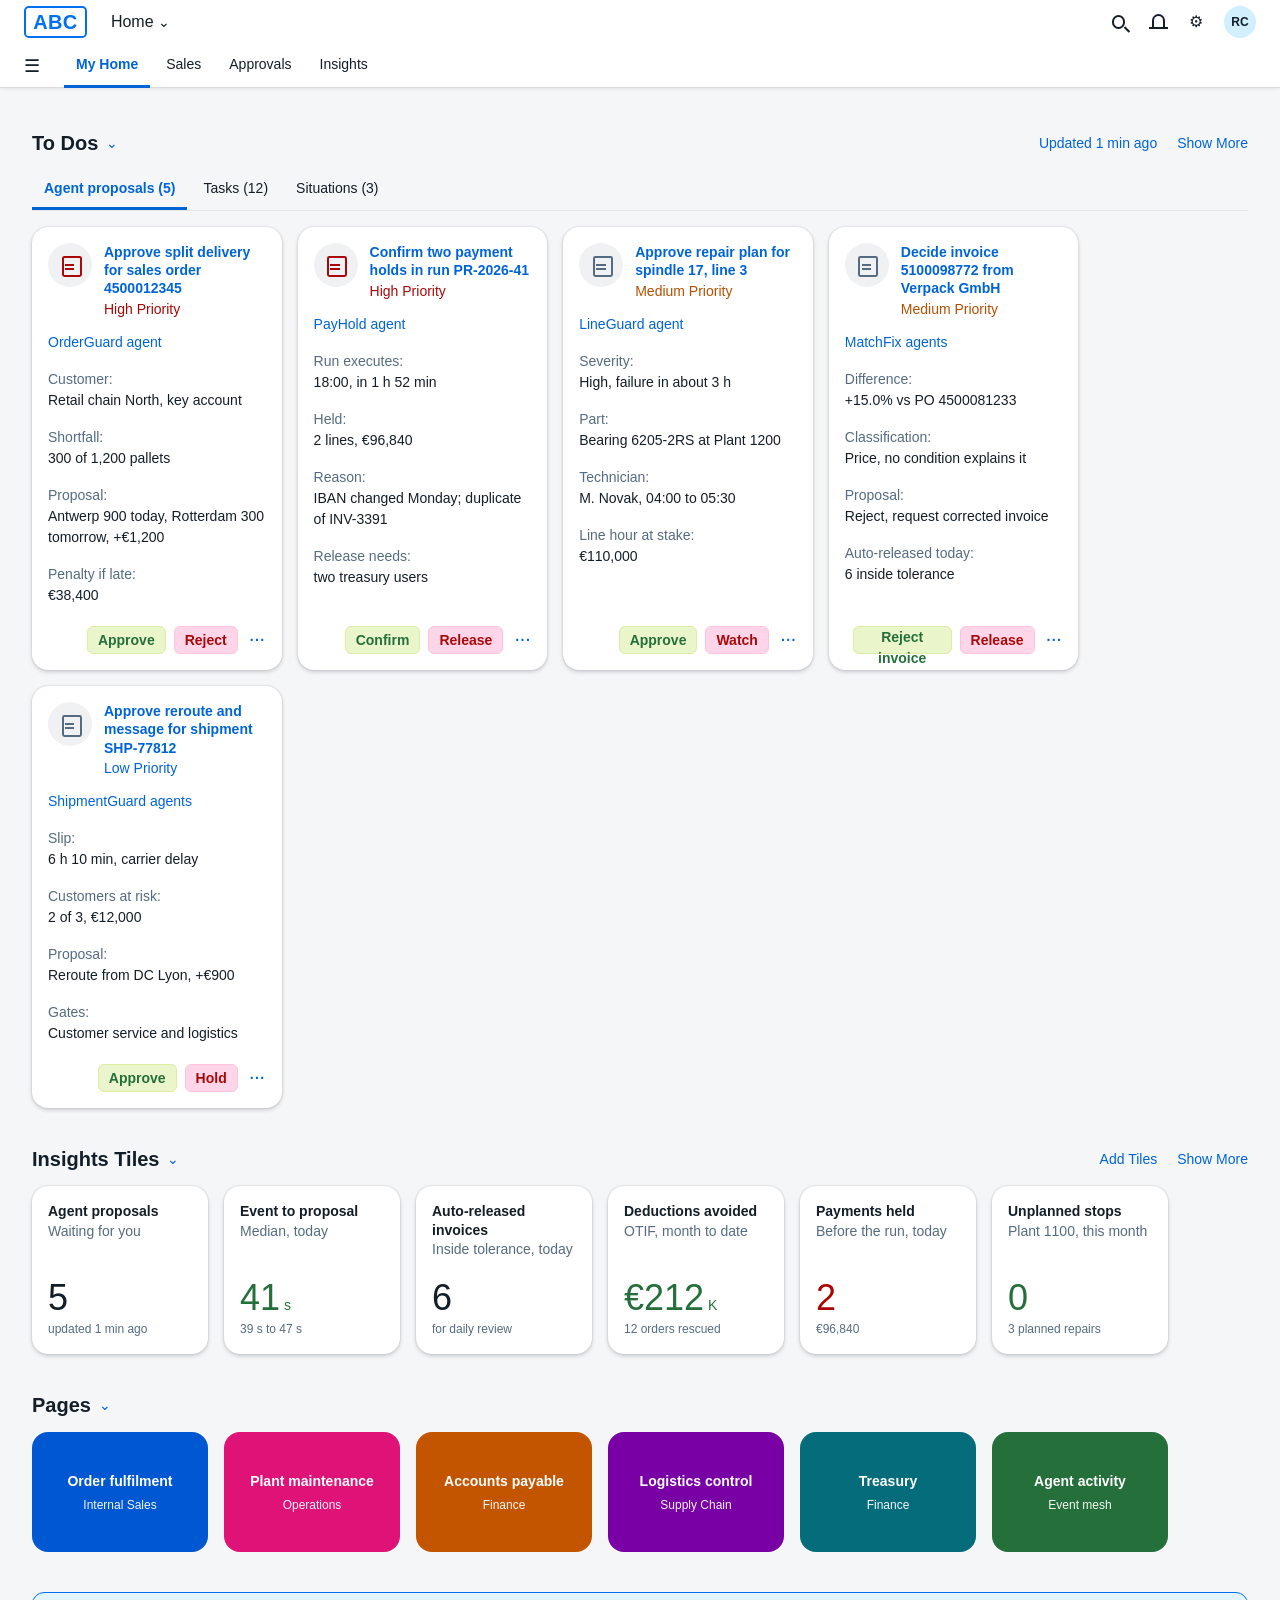
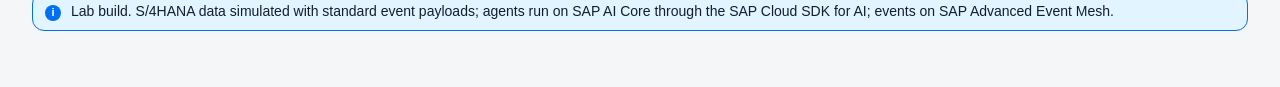
<file: index.html>
<!doctype html>
<html lang="en">
<head>
<meta charset="utf-8">
<meta name="viewport" content="width=device-width,initial-scale=1">
<meta http-equiv="refresh" content="0;url=prototype/index.html#home">
<title>ABC Operations</title>
<script>location.replace('prototype/index.html' + (location.hash || '#home'));</script>
</head>
<body>
<p><a href="prototype/index.html#home">Open the ABC Operations prototype</a></p>
</body>
</html>
</file>
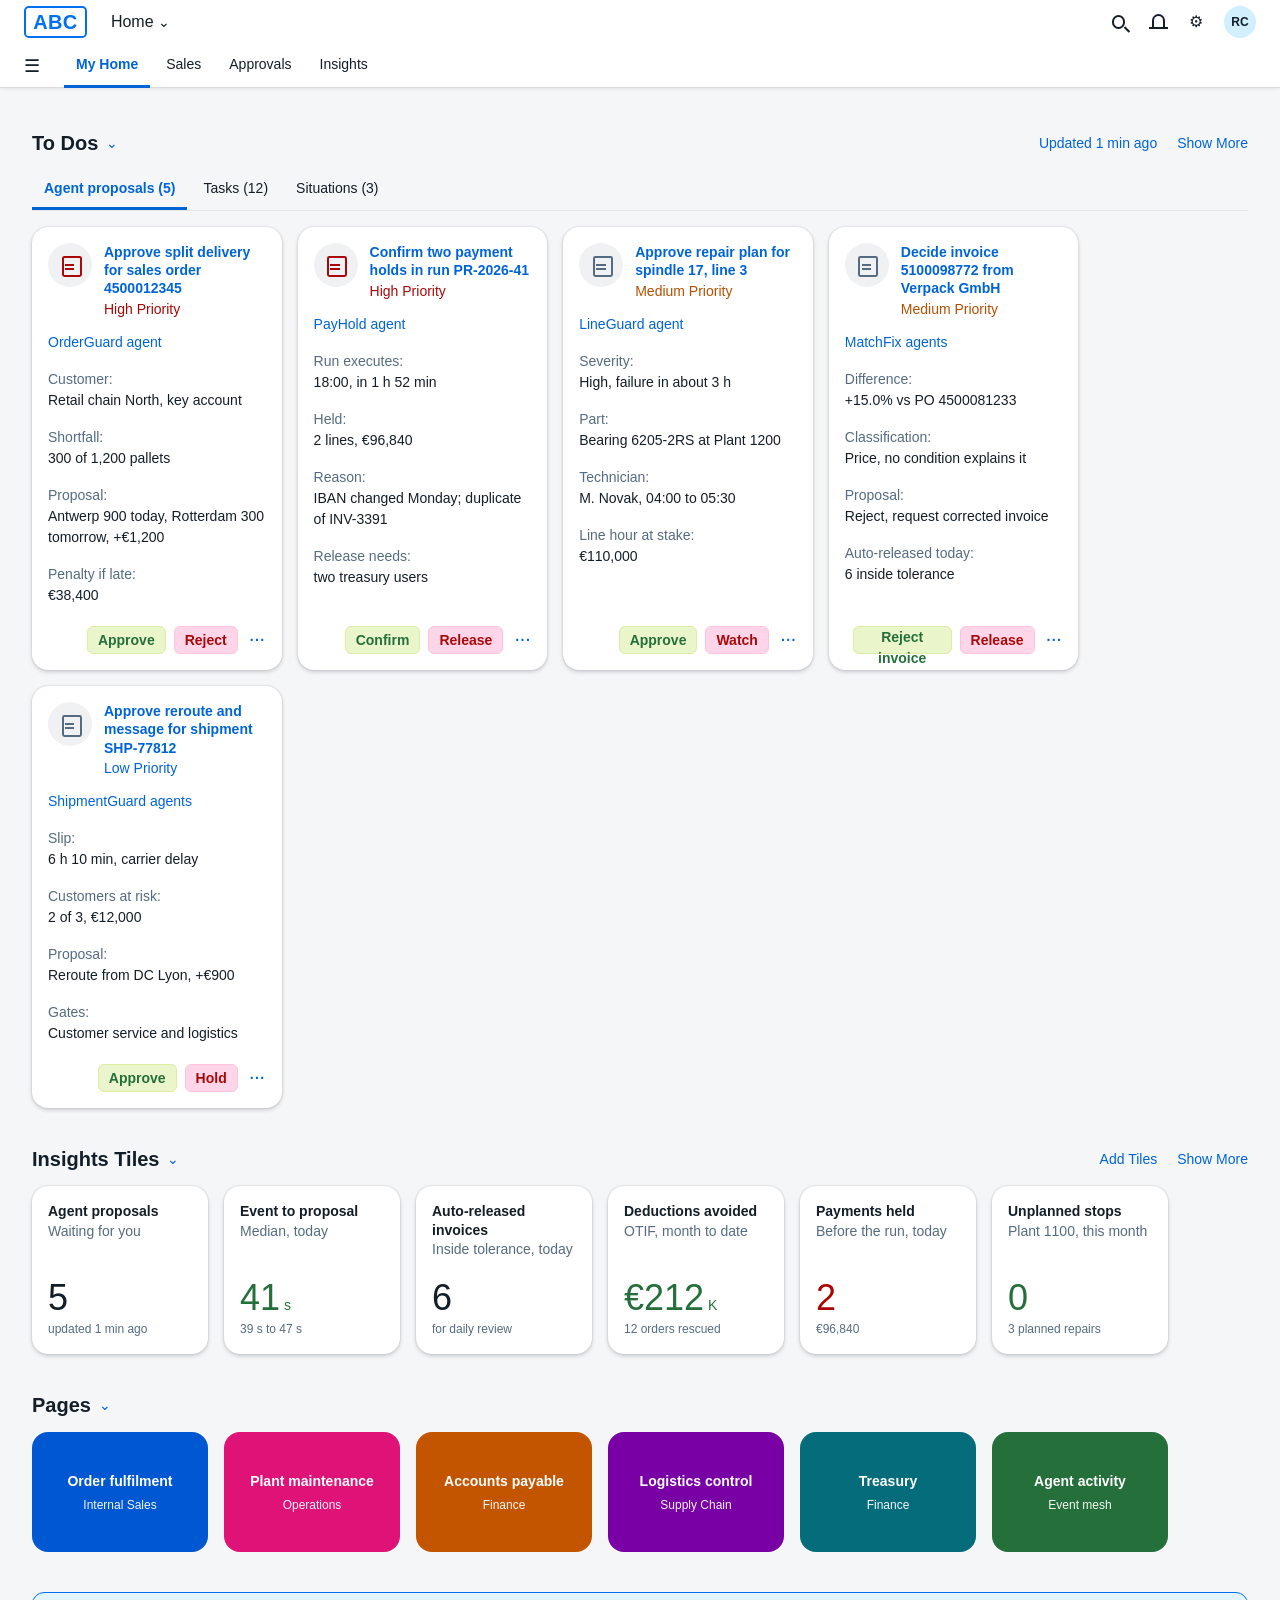
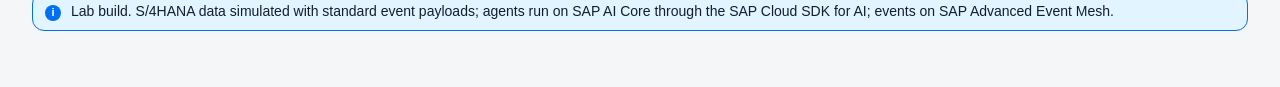
<file: prototype/index.html>
<!doctype html>
<html lang="en">
<head>
<meta charset="utf-8">
<meta name="viewport" content="width=device-width,initial-scale=1">
<meta name="color-scheme" content="light">
<meta name="description" content="ABC event-driven operations design prototype with simulated S/4HANA data.">
<link rel="icon" href="favicon.svg" type="image/svg+xml">
<title>ABC Operations</title>
<link rel="stylesheet" href="styles.css?v=20261016-2">
</head>
<body>
<a class="skip-link" href="#main-content">Skip to content</a>
<div id="app">
<div class="app-view" data-view="home" hidden>
<div class="shell"><span class="brand"><span class="mark">ABC</span></span><span class="home">Home <span class="chev">&#8964;</span></span><div class="right"><span class="ico"><i class="i-search"></i></span><span class="ico"><i class="i-bell"></i></span><span class="avatar">RC</span></div></div><div class="nav"><span class="burger">&#9776;</span><span class="tab on">My Home</span><span class="tab">Sales</span><span class="tab">Approvals</span><span class="tab">Insights</span></div><main class="hpage">
<section class="hsec"><div class="hh"><h2>To Dos</h2><span class="chev">&#8964;</span><div class="r"><span>Updated 1 min ago</span><span>Show More</span></div></div>
<div class="tabs"><span class="on">Agent proposals (5)</span><span>Tasks (12)</span><span>Situations (3)</span></div>
<div class="cards"><div class="todo"><div class="head"><div class="icon hi"></div><div><div class="title">Approve split delivery for sales order 4500012345</div><div class="prio hi">High Priority</div></div></div><div class="src">OrderGuard agent</div><div class="f"><div class="k">Customer:</div><div class="v">Retail chain North, key account</div></div><div class="f"><div class="k">Shortfall:</div><div class="v">300 of 1,200 pallets</div></div><div class="f"><div class="k">Proposal:</div><div class="v">Antwerp 900 today, Rotterdam 300 tomorrow, +€1,200</div></div><div class="f"><div class="k">Penalty if late:</div><div class="v">€38,400</div></div><div class="act"><button class="sbtn ok">Approve</button><button class="sbtn no">Reject</button><span class="more">&middot;&middot;&middot;</span></div></div><div class="todo"><div class="head"><div class="icon hi"></div><div><div class="title">Confirm two payment holds in run PR-2026-41</div><div class="prio hi">High Priority</div></div></div><div class="src">PayHold agent</div><div class="f"><div class="k">Run executes:</div><div class="v">18:00, in 1 h 52 min</div></div><div class="f"><div class="k">Held:</div><div class="v">2 lines, €96,840</div></div><div class="f"><div class="k">Reason:</div><div class="v">IBAN changed Monday; duplicate of INV-3391</div></div><div class="f"><div class="k">Release needs:</div><div class="v">two treasury users</div></div><div class="act"><button class="sbtn ok">Confirm</button><button class="sbtn no">Release</button><span class="more">&middot;&middot;&middot;</span></div></div><div class="todo"><div class="head"><div class="icon"></div><div><div class="title">Approve repair plan for spindle 17, line 3</div><div class="prio md">Medium Priority</div></div></div><div class="src">LineGuard agent</div><div class="f"><div class="k">Severity:</div><div class="v">High, failure in about 3 h</div></div><div class="f"><div class="k">Part:</div><div class="v">Bearing 6205-2RS at Plant 1200</div></div><div class="f"><div class="k">Technician:</div><div class="v">M. Novak, 04:00 to 05:30</div></div><div class="f"><div class="k">Line hour at stake:</div><div class="v">€110,000</div></div><div class="act"><button class="sbtn ok">Approve</button><button class="sbtn no">Watch</button><span class="more">&middot;&middot;&middot;</span></div></div><div class="todo"><div class="head"><div class="icon"></div><div><div class="title">Decide invoice 5100098772 from Verpack GmbH</div><div class="prio md">Medium Priority</div></div></div><div class="src">MatchFix agents</div><div class="f"><div class="k">Difference:</div><div class="v">+15.0% vs PO 4500081233</div></div><div class="f"><div class="k">Classification:</div><div class="v">Price, no condition explains it</div></div><div class="f"><div class="k">Proposal:</div><div class="v">Reject, request corrected invoice</div></div><div class="f"><div class="k">Auto-released today:</div><div class="v">6 inside tolerance</div></div><div class="act"><button class="sbtn ok">Reject invoice</button><button class="sbtn no">Release</button><span class="more">&middot;&middot;&middot;</span></div></div><div class="todo"><div class="head"><div class="icon"></div><div><div class="title">Approve reroute and message for shipment SHP-77812</div><div class="prio lo">Low Priority</div></div></div><div class="src">ShipmentGuard agents</div><div class="f"><div class="k">Slip:</div><div class="v">6 h 10 min, carrier delay</div></div><div class="f"><div class="k">Customers at risk:</div><div class="v">2 of 3, €12,000</div></div><div class="f"><div class="k">Proposal:</div><div class="v">Reroute from DC Lyon, +€900</div></div><div class="f"><div class="k">Gates:</div><div class="v">Customer service and logistics</div></div><div class="act"><button class="sbtn ok">Approve</button><button class="sbtn no">Hold</button><span class="more">&middot;&middot;&middot;</span></div></div></div></section>
<section class="hsec"><div class="hh"><h2>Insights Tiles</h2><span class="chev">&#8964;</span><div class="r"><span>Add Tiles</span><span>Show More</span></div></div><div class="tiles"><div class="tile"><div class="tt">Agent proposals</div><div class="ts">Waiting for you</div><div class="tv ">5</div><div class="tf">updated 1 min ago</div></div><div class="tile"><div class="tt">Event to proposal</div><div class="ts">Median, today</div><div class="tv pos">41<small>s</small></div><div class="tf">39 s to 47 s</div></div><div class="tile"><div class="tt">Auto-released invoices</div><div class="ts">Inside tolerance, today</div><div class="tv ">6</div><div class="tf">for daily review</div></div><div class="tile"><div class="tt">Deductions avoided</div><div class="ts">OTIF, month to date</div><div class="tv pos">€212<small>K</small></div><div class="tf">12 orders rescued</div></div><div class="tile"><div class="tt">Payments held</div><div class="ts">Before the run, today</div><div class="tv neg">2</div><div class="tf">€96,840</div></div><div class="tile"><div class="tt">Unplanned stops</div><div class="ts">Plant 1100, this month</div><div class="tv pos">0</div><div class="tf">3 planned repairs</div></div></div></section>
<section class="hsec"><div class="hh"><h2>Pages</h2><span class="chev">&#8964;</span></div><div class="pages"><div class="pg" style="background:#0057d2">Order fulfilment<small>Internal Sales</small></div><div class="pg" style="background:#df1278">Plant maintenance<small>Operations</small></div><div class="pg" style="background:#c35500">Accounts payable<small>Finance</small></div><div class="pg" style="background:#7800a4">Logistics control<small>Supply Chain</small></div><div class="pg" style="background:#046c7a">Treasury<small>Finance</small></div><div class="pg" style="background:#256f3a">Agent activity<small>Event mesh</small></div></div></section>
<div class="strip lab"><span class="i">i</span><span>Lab build. S/4HANA data simulated with standard event payloads; agents run on SAP AI Core through the SAP Cloud SDK for AI; events on SAP Advanced Event Mesh.</span></div>
</main>
</div>
<div class="app-view" data-view="orderguard" hidden>
<div class="shell"><span class="brand"><span class="mark">ABC</span></span><span class="home">OrderGuard <span class="chev">&#8964;</span></span><div class="right"><span class="ico"><i class="i-search"></i></span><span class="ico"><i class="i-bell"></i></span><span class="avatar">RC</span></div></div><div class="nav"><span class="burger">&#9776;</span><span class="tab">My Home</span><span class="tab">Sales</span><span class="tab on">Approvals</span><span class="tab">Insights</span></div>
<section class="hdr"><div class="top"><div><h1>Sales order 4500012345 is at risk</h1><p class="sub">Retail chain North, 1,200 pallets, promised 16 Oct. Proposal from the OrderGuard agents, waiting for your decision.</p></div><span class="status neg">At risk</span></div>
<div class="facts"><div class="fact"><div class="k">Available to promise</div><div class="v neg">900 of 1,200</div></div><div class="fact"><div class="k">Promised date</div><div class="v ">Thu 16 Oct</div></div><div class="fact"><div class="k">Customer tier</div><div class="v ">Key account, OTIF penalty</div></div><div class="fact"><div class="k">Penalty exposure</div><div class="v crit">€38,400</div></div><div class="fact"><div class="k">Event to proposal</div><div class="v pos">39 s</div></div></div></section>
<main class="page"><div class="sec"><h2>How it got here</h2><div class="trail"><div class="node ev"><div class="t">09:14:02</div><div class="n">Sales Order Created</div><div class="d">S/4HANA SD, event on AEM</div><div class="st">Event on AEM</div></div><div class="node ag"><div class="t">09:14:03</div><div class="n">Order Watch</div><div class="d">At risk: ATP short, penalty terms</div><div class="st">Agent, done</div></div><div class="node ag"><div class="t">09:14:41</div><div class="n">Fulfilment Options</div><div class="d">3 options costed from ATP, EWM, TM</div><div class="st">Agent, done</div></div><div class="node wait"><div class="t">now</div><div class="n">Your approval</div><div class="d">Nothing changes without it</div><div class="st">Waiting for you</div></div><div class="node next"><div class="t">after</div><div class="n">Customer Promise</div><div class="d">Customer and CRM updated</div><div class="st">After approval</div></div></div></div>
<div class="sec"><h2>Proposal</h2><div class="grid"><div class="block"><h2>Ways to keep the date</h2><div class="list">
<label class="opt sel"><input type="radio" name="orderguard-option" checked><div><div class="name">Split delivery: 900 from Antwerp today, 300 from Rotterdam tomorrow<span class=rec>Recommended</span></div><div class="desc">Both arrive before 16 Oct. Rotterdam stock 1,450, TM lead time 1 day.</div></div><div class="cost">+€1,200<small>extra freight</small></div></label>
<label class="opt"><input type="radio" name="orderguard-option"><div><div class="name">Substitute SKU 10-2284 for the 300 short</div><div class="desc">Customer accepted this substitute twice in 2026. Same price, same date.</div></div><div class="cost">€0<small>no extra cost</small></div></label>
<label class="opt"><input type="radio" name="orderguard-option"><div><div class="name">Move the promised date to 18 Oct</div><div class="desc">Penalty applies. Only if the customer prefers one delivery.</div></div><div class="cost">€38,400<small>penalty exposure</small></div></label></div>
<h3>Customer note the agents will send on approval</h3><div class="msg">Hi Martin, your order 4500012345 ships in two parts: 900 pallets today from Antwerp and 300 tomorrow from Rotterdam. Both arrive by 16 Oct as promised. Nothing to do on your side.</div></div>
<div class="block why"><h2>Why this is proposed</h2><p class="q">Antwerp covers 900. Rotterdam has 1,450 of the same SKU with a one-day lead time, so a split keeps the promised date. The substitute is cheaper but was not accepted on the last three orders of this size. Moving the date triggers the OTIF penalty.</p>
<h3>Data the agents read</h3><ul class="form"><li><span class="k">S/4HANA ATP</span><span class="v">900 / 1,200, plant 1100</span></li><li><span class="k">EWM stock, Rotterdam</span><span class="v">1,450, available</span></li><li><span class="k">TM lead time</span><span class="v">1 day, lane RTM to Lille</span></li><li><span class="k">Contract terms</span><span class="v">OTIF penalty 3.2% of order</span></li><li><span class="k">Order history</span><span class="v">substitute accepted 2 of 5</span></li></ul>
<h3>Event trail</h3><ul class="form"><li><span class="k">Trigger</span><span class="v">sap.s4.beh.salesorder.v1.SalesOrder.Created.v1</span></li><li><span class="k">Published</span><span class="v">order/at-risk/v1, order/proposal/v1</span></li><li><span class="k">On approval</span><span class="v">order/approved/v1</span></li><li><span class="k">Then</span><span class="v">customer/promise-updated/v1</span></li></ul></div></div></div><div class="strip lab"><span class="i">i</span><span>Lab build. S/4HANA data simulated with standard event payloads; agents run on SAP AI Core through the SAP Cloud SDK for AI; events on SAP Advanced Event Mesh.</span></div></main>
<div class="footer"><span class="note">Approving publishes the split to S/4HANA, EWM, the CRM and finance from one event.</span><button class="btn reject">Reject</button><button class="btn accept">Approve split delivery</button></div>

</div>
<div class="app-view" data-view="lineguard" hidden>
<div class="shell"><span class="brand"><span class="mark">ABC</span></span><span class="home">LineGuard <span class="chev">&#8964;</span></span><div class="right"><span class="ico"><i class="i-search"></i></span><span class="ico"><i class="i-bell"></i></span><span class="avatar">RC</span></div></div><div class="nav"><span class="burger">&#9776;</span><span class="tab">My Home</span><span class="tab">Sales</span><span class="tab on">Approvals</span><span class="tab">Insights</span></div>
<section class="hdr"><div class="top"><div><h1>Spindle 17, line 3: repair plan before the failure</h1><p class="sub">Vibration drifted past threshold at 22:40. LineGuard scored it, found the part and a technician. Waiting for the shift lead.</p></div><span class="status crit">Severity high</span></div>
<div class="facts"><div class="fact"><div class="k">Time to failure</div><div class="v crit">about 3 h</div></div><div class="fact"><div class="k">Readings received</div><div class="v ">400 in 20 s</div></div><div class="fact"><div class="k">Events to the agent</div><div class="v pos">1 (rate-limited)</div></div><div class="fact"><div class="k">Line hour at stake</div><div class="v neg">€110,000</div></div><div class="fact"><div class="k">Proposed window</div><div class="v ">04:00 to 05:30</div></div></div></section>
<main class="page"><div class="sec"><h2>How it got here</h2><div class="trail"><div class="node ev"><div class="t">22:40:12</div><div class="n">Telemetry anomaly</div><div class="d">Digital Manufacturing, 400 readings</div><div class="st">Event on AEM</div></div><div class="node ev"><div class="t">22:40:15</div><div class="n">AEM queue</div><div class="d">Throttled to 1 event per machine</div><div class="st">Event on AEM</div></div><div class="node ag"><div class="t">22:40:48</div><div class="n">LineGuard</div><div class="d">Scored, part located, slot found</div><div class="st">Agent, done</div></div><div class="node wait"><div class="t">now</div><div class="n">Shift lead approval</div><div class="d">No order without it</div><div class="st">Waiting for you</div></div><div class="node next"><div class="t">after</div><div class="n">PM order created</div><div class="d">S/4HANA PM, EWM, FSM</div><div class="st">After approval</div></div></div></div>
<div class="sec"><h2>Proposal</h2><div class="grid"><div class="block"><h2>The plan</h2>
<ul class="form"><li><span class="k">Diagnosis</span><span class="v">Bearing wear, spindle 17, pattern matches 2 previous failures on this line</span></li><li><span class="k">Part</span><span class="v">Bearing 6205-2RS, 2 in stock at Plant 1200 (sister plant), 0 locally</span></li><li><span class="k">Transfer</span><span class="v">Transfer order, arrives 03:10 by shuttle</span></li><li><span class="k">Technician</span><span class="v">M. Novak, FSM slot 04:00 to 05:30, certified on this line</span></li><li><span class="k">Production</span><span class="v">Line 3 idle from 04:00 in the current plan; no resequencing needed</span></li><li><span class="k">Order</span><span class="v">PM02 maintenance order, parts reserved, drafted, not created</span></li></ul>
<h3>Vibration, last 20 minutes</h3><div class="bars"><i style="height:20%"></i><i style="height:22%"></i><i style="height:21%"></i><i style="height:24%"></i><i style="height:23%"></i><i style="height:25%"></i><i style="height:24%"></i><i style="height:26%"></i><i style="height:27%"></i><i style="height:26%"></i><i style="height:28%"></i><i style="height:30%"></i><i style="height:29%"></i><i style="height:31%"></i><i style="height:33%"></i><i style="height:32%"></i><i style="height:35%"></i><i style="height:37%"></i><i style="height:36%"></i><i style="height:39%"></i><i style="height:41%"></i><i style="height:44%"></i><i style="height:43%"></i><i style="height:47%"></i><i style="height:50%"></i><i style="height:52%"></i><i style="height:55%"></i><i style="height:60%"></i><i style="height:64%"></i><i style="height:70%" class=hot></i><i style="height:74%" class=hot></i><i style="height:78%" class=hot></i><i style="height:83%" class=hot></i><i style="height:88%" class=hot></i><i style="height:92%" class=hot></i><i style="height:96%" class=hot></i><i style="height:99%" class=hot></i><i style="height:100%" class=hot></i></div><div class="legend">Threshold crossed at reading 29. Readings after that are shown in red. The agent saw one event, not 400.</div></div>
<div class="block why"><h2>Why this is proposed</h2><p class="q">The rate of change matches the two bearing failures recorded on this line in 2026, both within four hours of this pattern. The part is not local but the sister plant shuttle arrives before the 04:00 window. Waiting until the morning shift risks a stop at about 01:50.</p>
<h3>Data the agent read</h3><ul class="form"><li><span class="k">Equipment master</span><span class="v">Spindle 17, 14,200 h since last bearing change</span></li><li><span class="k">Maintenance history</span><span class="v">2 bearing failures, 2026, same pattern</span></li><li><span class="k">EWM stock</span><span class="v">Plant 1100: 0, Plant 1200: 2</span></li><li><span class="k">FSM calendar</span><span class="v">Novak free 04:00 to 06:00</span></li><li><span class="k">Production plan</span><span class="v">Line 3 idle 04:00 to 06:00</span></li></ul>
<h3>Event trail</h3><ul class="form"><li><span class="k">Trigger</span><span class="v">sap/dm/telemetry/anomaly/v1/plant1100/line3/spindle17</span></li><li><span class="k">Queue</span><span class="v">lineguard.plant1100, egress 1 per 60 s per machine</span></li><li><span class="k">Published</span><span class="v">maintenance/proposal/v1</span></li><li><span class="k">On approval</span><span class="v">maintenance/order-created/v1</span></li></ul></div></div></div><div class="strip lab"><span class="i">i</span><span>Lab build. S/4HANA data simulated with standard event payloads; agents run on SAP AI Core through the SAP Cloud SDK for AI; events on SAP Advanced Event Mesh.</span></div></main>
<div class="footer"><span class="note">Approving creates the PM order with the parts reservation and the FSM booking.</span><button class="btn">Watch only</button><button class="btn accept">Approve repair plan</button></div>

</div>
<div class="app-view" data-view="matchfix" hidden>
<div class="shell"><span class="brand"><span class="mark">ABC</span></span><span class="home">MatchFix <span class="chev">&#8964;</span></span><div class="right"><span class="ico"><i class="i-search"></i></span><span class="ico"><i class="i-bell"></i></span><span class="avatar">RC</span></div></div><div class="nav"><span class="burger">&#9776;</span><span class="tab">My Home</span><span class="tab">Sales</span><span class="tab on">Approvals</span><span class="tab">Insights</span></div>
<section class="hdr"><div class="top"><div><h1>Invoice exceptions, today</h1><p class="sub">Three-way match failures classified and resolved by the MatchFix agents. One needs your decision, the others are released under AP policy and listed for review.</p></div><span class="status info">1 waiting, 6 auto-released</span></div>
<div class="facts"><div class="fact"><div class="k">Match failures today</div><div class="v ">7</div></div><div class="fact"><div class="k">Released in tolerance</div><div class="v pos">6</div></div><div class="fact"><div class="k">Escalated to you</div><div class="v crit">1</div></div><div class="fact"><div class="k">Median event to decision</div><div class="v pos">8 s</div></div><div class="fact"><div class="k">Requesters notified</div><div class="v pos">7 of 7</div></div></div></section>
<main class="page"><div class="sec"><h2>How it got here</h2><div class="trail"><div class="node ev"><div class="t">10:02:14</div><div class="n">Supplier Invoice Created</div><div class="d">Match failed, S/4HANA AP</div><div class="st">Event on AEM</div></div><div class="node ag"><div class="t">10:02:16</div><div class="n">Match Classifier</div><div class="d">Price difference, not duplicate</div><div class="st">Agent, done</div></div><div class="node ag"><div class="t">10:02:22</div><div class="n">Resolution</div><div class="d">Outside tolerance, escalate</div><div class="st">Agent, done</div></div><div class="node wait"><div class="t">now</div><div class="n">Your decision</div><div class="d">Release, correct or reject</div><div class="st">Waiting for you</div></div><div class="node ag"><div class="t">on every change</div><div class="n">Status push</div><div class="d">Requester and supplier told</div><div class="st">Agent, done</div></div></div></div>
<div class="sec"><h2>Proposal</h2><div class="grid"><div class="block"><h2>Needs your decision</h2>
<ul class="form"><li><span class="k">Invoice</span><span class="v">5100098772, Verpack GmbH, €54,510</span></li><li><span class="k">Purchase order</span><span class="v">4500081233, €47,400</span></li><li><span class="k">Goods receipt</span><span class="v">Quantity matches, 12,000 units</span></li><li><span class="k">Difference</span><span class="v">+15.0%, no price condition explains it</span></li><li><span class="k">Classification</span><span class="v">Price difference, possible unagreed increase</span></li></ul>
<h3>Options</h3><div class="list">
<label class="opt sel"><input type="radio" name="matchfix-option" checked><div><div class="name">Reject and request a corrected invoice<span class=rec>Recommended</span></div><div class="desc">Standard reply to the supplier drafted, PO price quoted.</div></div><div class="cost">€0<small>supplier corrects</small></div></label>
<label class="opt"><input type="radio" name="matchfix-option"><div><div class="name">Post with the PO price and dispute the rest</div><div class="desc">Pays €47,400 now, opens a dispute for €7,110.</div></div><div class="cost">€47,400<small>partial payment</small></div></label>
<label class="opt"><input type="radio" name="matchfix-option"><div><div class="name">Release in full</div><div class="desc">Only if procurement confirms a new price today.</div></div><div class="cost">€54,510<small>needs confirmation</small></div></label></div>
<h3>Released under policy, for your review</h3>
<table><tr><th>Invoice</th><th>Supplier</th><th class="num">Amount</th><th>Difference</th><th>Reason</th></tr>
<tr><td>5100098765</td><td>Packaging Supplier A</td><td class="num">€48,300</td><td>+1.9%</td><td>Price list change 1 Oct, inside 2% tolerance</td></tr>
<tr><td>5100098758</td><td>Logistics Partner B</td><td class="num">€12,040</td><td>+0.4%</td><td>Fuel surcharge per contract</td></tr>
<tr><td>5100098751</td><td>Lab Services C</td><td class="num">€3,900</td><td>quantity</td><td>Goods receipt posted late, now matched</td></tr>
<tr><td>+3 more</td><td></td><td class="num"></td><td></td><td>all inside tolerance, logged in HANA</td></tr></table></div>
<div class="block why"><h2>Why this one is escalated</h2><p class="q">The invoice is 15% above the PO. The price conditions valid on the invoice date show no increase, and the vendor master shows no new agreement. The last three invoices from this supplier matched the PO exactly. Inside tolerance the agents release; this is not inside tolerance.</p>
<h3>Requester feed, pushed automatically</h3><div class="msg">10:02  Invoice 5100098772 from Verpack GmbH is on hold: price 15% above PO 4500081233. AP is reviewing. You will be told when it is resolved.
09:48  Invoice 5100098765 from Packaging Supplier A released, payment on 24 Oct.</div>
<h3>Event trail</h3><ul class="form"><li><span class="k">Trigger</span><span class="v">sap.s4.beh.supplierinvoice.v1.SupplierInvoice.Created.v1</span></li><li><span class="k">Published</span><span class="v">invoice/mismatch/v1, invoice/decision/v1</span></li><li><span class="k">Status push</span><span class="v">invoice/status/v1 to requester, supplier portal</span></li><li><span class="k">If unresolved</span><span class="v">dead-letter queue, visible to AP</span></li></ul></div></div></div><div class="strip lab"><span class="i">i</span><span>Lab build. S/4HANA data simulated with standard event payloads; agents run on SAP AI Core through the SAP Cloud SDK for AI; events on SAP Advanced Event Mesh.</span></div></main>
<div class="footer"><span class="note">Your decision is posted in S/4HANA AP and pushed to the requester and the supplier.</span><button class="btn">Release in full</button><button class="btn accept">Reject invoice, request correction</button></div>

</div>
<div class="app-view" data-view="shipmentguard" hidden>
<div class="shell"><span class="brand"><span class="mark">ABC</span></span><span class="home">ShipmentGuard <span class="chev">&#8964;</span></span><div class="right"><span class="ico"><i class="i-search"></i></span><span class="ico"><i class="i-bell"></i></span><span class="avatar">RC</span></div></div><div class="nav"><span class="burger">&#9776;</span><span class="tab">My Home</span><span class="tab">Sales</span><span class="tab on">Approvals</span><span class="tab">Insights</span></div>
<section class="hdr"><div class="top"><div><h1>Shipment SHP-77812 is six hours late</h1><p class="sub">Carrier revised the ETA through SAP Business Network. The ShipmentGuard agents ranked the customers affected and costed the alternatives. Two approvals needed.</p></div><span class="status crit">2 customers at risk</span></div>
<div class="facts"><div class="fact"><div class="k">New ETA</div><div class="v crit">Fri 17 Oct 14:30</div></div><div class="fact"><div class="k">Slip</div><div class="v ">6 h 10 min</div></div><div class="fact"><div class="k">Deliveries on board</div><div class="v ">3</div></div><div class="fact"><div class="k">Penalty exposure</div><div class="v neg">€12,000</div></div><div class="fact"><div class="k">Event to impact</div><div class="v pos">41 s</div></div></div></section>
<main class="page"><div class="sec"><h2>How it got here</h2><div class="trail"><div class="node ev"><div class="t">14:05:09</div><div class="n">Shipment ETA changed</div><div class="d">3PL via Business Network</div><div class="st">Event on AEM</div></div><div class="node ag"><div class="t">14:05:11</div><div class="n">ETA Watch</div><div class="d">Slip 6 h, outside window</div><div class="st">Agent, done</div></div><div class="node ag"><div class="t">14:05:50</div><div class="n">Impact</div><div class="d">3 deliveries, 2 breach a service level</div><div class="st">Agent, done</div></div><div class="node ag"><div class="t">14:06:02</div><div class="n">Customer Promise</div><div class="d">Message and alternatives drafted</div><div class="st">Agent, done</div></div><div class="node wait"><div class="t">now</div><div class="n">Two approvals</div><div class="d">Customer service, logistics</div><div class="st">Waiting for you</div></div></div></div>
<div class="sec"><h2>Proposal</h2><div class="grid"><div class="block"><h2>Who is affected</h2>
<table><tr><th>Customer</th><th>Delivery</th><th>Service level</th><th>Impact</th><th class="num">Exposure</th></tr>
<tr><td>Retail chain North</td><td>80012341</td><td>Next day by 10:00</td><td><span class="os neg">Breach</span></td><td class="num">€9,000</td></tr>
<tr><td>Wholesale East</td><td>80012344</td><td>Next day</td><td><span class="os crit">Breach</span></td><td class="num">€3,000</td></tr>
<tr><td>Cash and carry South</td><td>80012347</td><td>Within 2 days</td><td><span class="os pos">On time</span></td><td class="num">€0</td></tr></table>
<h3>Alternatives</h3><div class="list">
<label class="opt sel"><input type="radio" name="shipmentguard-option" checked><div><div class="name">Reroute Retail chain North from DC Lyon<span class=rec>Recommended</span></div><div class="desc">Stock available, departs 16:00, arrives 08:40. Keeps the service level.</div></div><div class="cost">+€900<small>extra freight</small></div></label>
<label class="opt"><input type="radio" name="shipmentguard-option"><div><div class="name">Split: Lyon for North, truck continues to East and South</div><div class="desc">Wholesale East still late by 2 h, penalty €3,000 applies.</div></div><div class="cost">+€900<small>plus €3,000 penalty</small></div></label>
<label class="opt"><input type="radio" name="shipmentguard-option"><div><div class="name">Swap carrier for the whole load</div><div class="desc">Express carrier quoted, arrives 09:10 for all three.</div></div><div class="cost">+€3,400<small>above expedite cap</small></div></label></div>
<div class="gate2" style="margin-top:14px"><div class="g"><b>Customer service</b>Approve the customer message below.</div><div class="g"><b>Logistics</b>Approve the €900 reroute (inside the cap). The €3,400 swap would need a director.</div></div>
<h3>Message to Retail chain North</h3><div class="msg">Your delivery 80012341 is being rerouted from our Lyon warehouse and will arrive tomorrow by 08:40, within the agreed window. The original truck was delayed by the carrier. No action needed on your side.</div></div>
<div class="block why"><h2>Why this is proposed</h2><p class="q">Two of the three deliveries breach a service level if the truck continues. The DC Lyon reroute protects the largest exposure for €900 and stays inside the expedite cap; the carrier swap protects all three but costs €3,400 and needs a director. Wholesale East is told about the two-hour delay either way.</p>
<h3>Data the agents read</h3><ul class="form"><li><span class="k">Business Network</span><span class="v">ETA revised by carrier, reason: driver hours</span></li><li><span class="k">S/4HANA deliveries</span><span class="v">3 on shipment SHP-77812</span></li><li><span class="k">Service levels</span><span class="v">2 next-day, 1 two-day</span></li><li><span class="k">DC Lyon stock</span><span class="v">available, departs 16:00</span></li><li><span class="k">TM rates</span><span class="v">Lyon lane €900, express €3,400</span></li></ul>
<h3>Event trail</h3><ul class="form"><li><span class="k">Trigger</span><span class="v">sap/bn/shipment/eta-changed/v1/lsp-north/SHP-77812</span></li><li><span class="k">Subscription</span><span class="v">sap/bn/shipment/eta-changed/v1/*/&gt; (all LSPs)</span></li><li><span class="k">Published</span><span class="v">shipment/deviation/v1, shipment/impact/v1, shipment/proposal/v1</span></li><li><span class="k">On approval</span><span class="v">customer/eta-updated/v1, shipment/reroute/v1</span></li></ul></div></div></div><div class="strip lab"><span class="i">i</span><span>Lab build. S/4HANA data simulated with standard event payloads; agents run on SAP AI Core through the SAP Cloud SDK for AI; events on SAP Advanced Event Mesh.</span></div></main>
<div class="footer"><span class="note">Customer service approves the message. Logistics approves the reroute. Both are logged on the mesh.</span><button class="btn">Hold</button><button class="btn accept">Approve reroute and message</button></div>

</div>
<div class="app-view" data-view="payhold" hidden>
<div class="shell"><span class="brand"><span class="mark">ABC</span></span><span class="home">PayHold <span class="chev">&#8964;</span></span><div class="right"><span class="ico"><i class="i-search"></i></span><span class="ico"><i class="i-bell"></i></span><span class="avatar">RC</span></div></div><div class="nav"><span class="burger">&#9776;</span><span class="tab">My Home</span><span class="tab">Sales</span><span class="tab on">Approvals</span><span class="tab">Insights</span></div>
<section class="hdr"><div class="top"><div><h1>Payment run PR-2026-41: two lines held</h1><p class="sub">Run scheduled for 18:00. PayHold screened 148 lines between the schedule event and now. Two are held and need treasury to confirm before the run.</p></div><span class="status neg">Run in 1 h 52 min</span></div>
<div class="facts"><div class="fact"><div class="k">Lines in the run</div><div class="v ">148</div></div><div class="fact"><div class="k">Screened</div><div class="v pos">148 of 148</div></div><div class="fact"><div class="k">Held</div><div class="v neg">2</div></div><div class="fact"><div class="k">Amount held</div><div class="v neg">€96,840</div></div><div class="fact"><div class="k">Event to hold</div><div class="v pos">47 s</div></div></div></section>
<main class="page"><div class="sec"><h2>How it got here</h2><div class="trail"><div class="node ev"><div class="t">Mon 09:12</div><div class="n">Business Partner changed</div><div class="d">V-100 bank details, MDG</div><div class="st">Event on AEM</div></div><div class="node ev"><div class="t">16:00:00</div><div class="n">Payment Run Scheduled</div><div class="d">S/4HANA Payments, 148 lines</div><div class="st">Event on AEM</div></div><div class="node ag"><div class="t">16:00:47</div><div class="n">PayHold</div><div class="d">2 suspects held, BIS cases opened</div><div class="st">Agent, done</div></div><div class="node wait"><div class="t">now</div><div class="n">Treasury confirms</div><div class="d">Two people to release</div><div class="st">Waiting for you</div></div><div class="node ev"><div class="t">18:00</div><div class="n">Run executes</div><div class="d">146 lines, on time</div><div class="st">Event on AEM</div></div></div></div>
<div class="sec"><h2>Proposal</h2><div class="grid"><div class="block"><h2>Held lines</h2>
<table><tr><th>Vendor</th><th>Invoice</th><th class="num">Amount</th><th>Why held</th><th>Case</th></tr>
<tr><td>V-100 Nordic Steel AB</td><td>INV-7781</td><td class="num">€84,500</td><td>Bank details changed Monday, change made outside the usual channel, first payment since</td><td>BIS-2026-0914</td></tr>
<tr><td>V-233 Lab Services C</td><td>INV-3391-A</td><td class="num">€12,340</td><td>Same amount, vendor and reference as INV-3391 paid 14 Mar</td><td>BIS-2026-0915</td></tr></table>
<h3>What happens at 18:00</h3><ul class="form"><li><span class="k">Without action</span><span class="v">Both holds stand. 146 lines are paid on time. Nothing is lost by waiting.</span></li><li><span class="k">To release V-100</span><span class="v">Call-back to the vendor&#x27;s known contact, then two treasury users confirm in this screen</span></li><li><span class="k">To release the duplicate</span><span class="v">Not recommended; INV-3391 shows as paid in S/4HANA</span></li></ul>
<div class="gate2" style="margin-top:14px"><div class="g"><b>Confirmation 1 of 2</b>A. Berg, Treasury, confirmed hold at 16:14</div><div class="g"><b>Confirmation 2 of 2</b>Waiting for a second treasury user</div></div></div>
<div class="block why"><h2>Why these are held</h2><p class="q">V-100 is on the 30-day watch list: the IBAN changed on Monday and the change was keyed by a user who does not normally maintain this vendor. This is the first payment since the change. INV-3391-A matches a payment already made in March on amount, vendor and reference. Everything else in the run scored normal.</p>
<h3>Data the agent read</h3><ul class="form"><li><span class="k">Business Integrity Screening</span><span class="v">2 rule hits, scores 91 and 88</span></li><li><span class="k">MDG change log</span><span class="v">V-100 bank details, Mon 09:12, user TMPSUP</span></li><li><span class="k">Payment history</span><span class="v">INV-3391 paid 14 Mar, €12,340</span></li><li><span class="k">Vendor master</span><span class="v">V-100 active since 2019, no prior changes</span></li></ul>
<h3>Event trail, replayable</h3><ul class="form"><li><span class="k">Trigger</span><span class="v">sap.s4.beh.paymentrun.v1.PaymentRun.Scheduled.v1</span></li><li><span class="k">Watch list from</span><span class="v">sap.s4.beh.businesspartner.v1.BusinessPartner.Changed.v1</span></li><li><span class="k">Published</span><span class="v">payment/hold/v1 (2), payment/screened/v1 (146)</span></li><li><span class="k">Audit</span><span class="v">AEM replay log, last 24 h, available to the auditor</span></li></ul></div></div></div><div class="strip lab"><span class="i">i</span><span>Lab build. S/4HANA data simulated with standard event payloads; agents run on SAP AI Core through the SAP Cloud SDK for AI; events on SAP Advanced Event Mesh.</span></div></main>
<div class="footer"><span class="note">Releasing a hold needs two treasury users. The agent never pays.</span><button class="btn">Release V-100</button><button class="btn accept">Confirm holds</button></div>

</div>
</div>
<div class="toast" id="app-toast" role="status" aria-live="polite"></div>
<div class="caption-bar" id="caption-bar" aria-live="polite" hidden></div>
<div class="overlay" id="overlay" hidden></div>
<aside class="side-panel" id="side-panel" aria-label="Prototype controls" hidden></aside>
<div class="dialog-layer" id="dialog-layer" hidden></div>
<script src="app.js?v=20261016-2"></script>
</body>
</html>
</file>
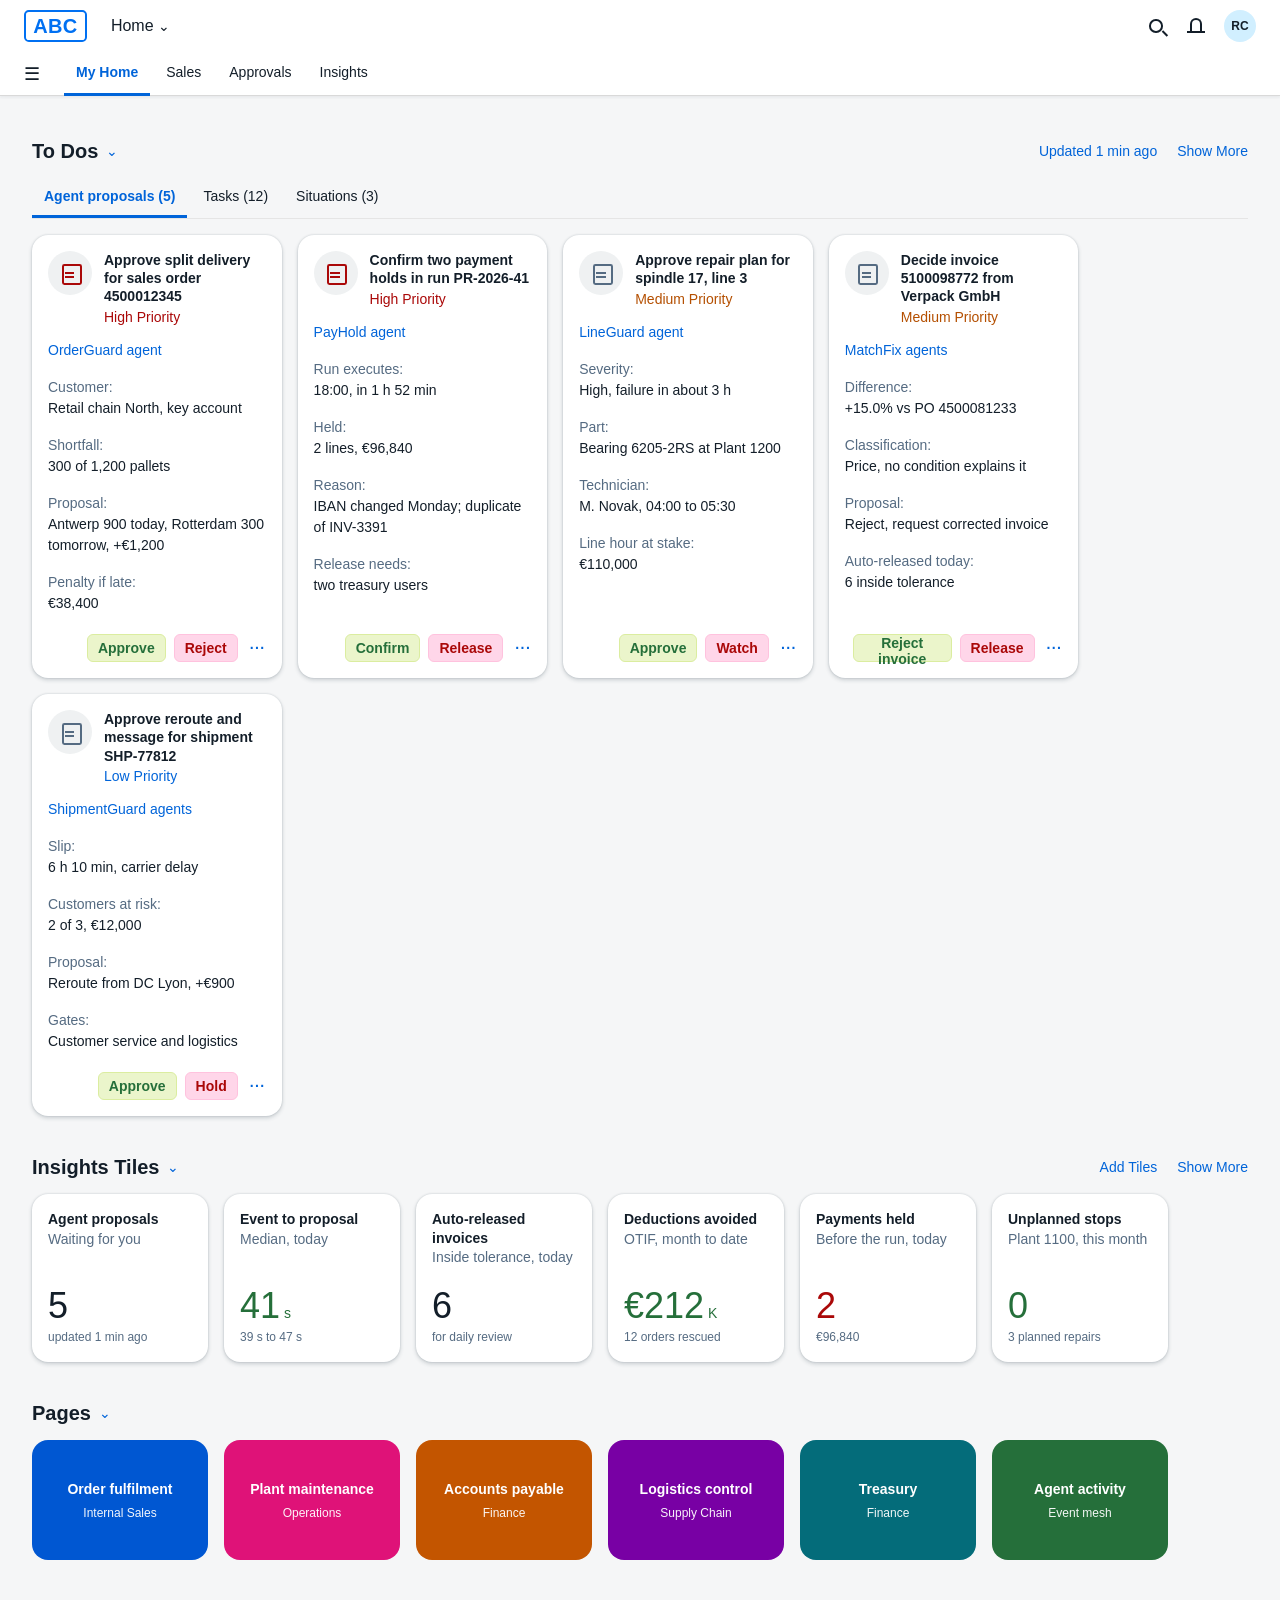
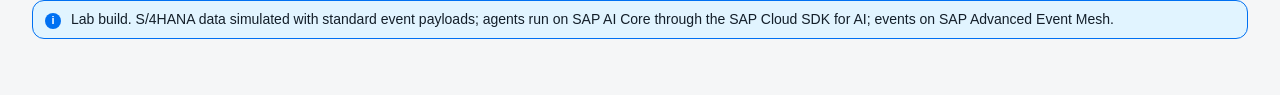
<file: 00_abc_home.html>
<!doctype html><html lang="en"><head><meta charset="utf-8"><meta name="viewport" content="width=device-width,initial-scale=1"><title>ABC Home</title><style>
:root{--sapFontFamily:"72","72full",Arial,Helvetica,sans-serif;--sapFontSize:.875rem;--sapBackgroundColor:#f5f6f7;--sapTextColor:#131e29;--sapTitleColor:#131e29;
--sapContent_LabelColor:#556b82;--sapShellColor:#fff;--sapShell_TextColor:#131e29;--sapContent_HeaderShadow:0 .125rem .125rem 0 rgba(34,53,72,.05),inset 0 -.0625rem 0 0 #d9d9d9;
--sapContent_Shadow0:0 0 .125rem 0 rgba(34,53,72,.2),0 .125rem .25rem 0 rgba(34,53,72,.2);--sapGroup_ContentBorderColor:#d9d9d9;--sapList_BorderColor:#e5e5e5;--sapList_HeaderTextColor:#131e29;
--sapList_SelectionBackgroundColor:#ebf8ff;--sapList_SelectionBorderColor:#0064d9;--sapList_Hover_Background:#eaecee;--sapList_TableGroupHeaderBackground:#eff1f2;
--sapButton_Background:#fff;--sapButton_BorderColor:#bcc3ca;--sapButton_TextColor:#0064d9;--sapButton_Emphasized_Background:#0070f2;--sapButton_Emphasized_TextColor:#fff;
--sapButton_Reject_Background:#ffd6e9;--sapButton_Reject_BorderColor:#ffc2de;--sapButton_Reject_TextColor:#aa0808;--sapButton_Accept_Background:#ebf5cb;--sapButton_Accept_BorderColor:#dbeda0;--sapButton_Accept_TextColor:#256f3a;
--sapButton_BorderCornerRadius:.5rem;--sapElement_BorderCornerRadius:.75rem;--sapPositiveTextColor:#256f3a;--sapNegativeTextColor:#aa0808;--sapCriticalTextColor:#b44f00;--sapInformativeTextColor:#0064d9;--sapNeutralColor:#788fa6;
--sapPositiveElementColor:#30914c;--sapNegativeElementColor:#f53232;--sapCriticalElementColor:#e76500;--sapInformativeElementColor:#0070f2;
--sapIndication4_Background:#256f3a;--sapIndication2_Background:#aa0808;--sapIndication3_Background:#e76500;--sapIndication5_Background:#0070f2;
--sapInformationBackground:#e1f4ff;--sapInformationBorderColor:#0070f2;--sapContent_NonInteractiveIconColor:#758ca4;--sapContent_FocusColor:#0032a5;--sapAvatar_6_Background:#d1efff;--sapPageFooter_BorderColor:#d9d9d9;}
*{box-sizing:border-box}html,body{margin:0;height:100%}
body{font-family:var(--sapFontFamily);font-size:var(--sapFontSize);line-height:1.5;color:var(--sapTextColor);background:var(--sapBackgroundColor)}
.shell{height:3.25rem;background:var(--sapShellColor);color:var(--sapShell_TextColor);display:flex;align-items:center;padding:0 1.5rem;position:relative;z-index:2}
.brand .mark{display:inline-block;font-weight:800;font-size:1.25rem;letter-spacing:.02em;color:#0070f2;padding:.1rem .45rem;border:2px solid #0070f2;border-radius:.3rem;line-height:1.2}
.home{margin-left:1.5rem;font-size:1rem;font-weight:400;color:var(--sapShell_TextColor)}.home .chev{font-size:.9rem;color:var(--sapShell_TextColor)}
.ico{width:2rem;height:2rem;display:inline-flex;align-items:center;justify-content:center;color:var(--sapShell_TextColor);font-size:1.1rem;margin-left:.5rem}
.i-search{position:relative;width:.85rem;height:.85rem;border:2px solid #131e29;border-radius:50%;display:inline-block}.i-search::after{content:"";position:absolute;width:2px;height:.45rem;background:#131e29;right:-.3rem;bottom:-.4rem;transform:rotate(-45deg)}
.i-bell{position:relative;width:.8rem;height:.8rem;border:2px solid #131e29;border-bottom:0;border-radius:.5rem .5rem 0 0;display:inline-block;top:-.1rem}.i-bell::after{content:"";position:absolute;left:-.3rem;right:-.3rem;bottom:-.15rem;height:2px;background:#131e29}
.nav{height:2.75rem;background:var(--sapShellColor);box-shadow:var(--sapContent_HeaderShadow);display:flex;align-items:stretch;padding:0 1.5rem;position:relative;z-index:1}
.nav .burger{display:flex;align-items:center;margin-right:1.5rem;color:var(--sapShell_TextColor);font-size:1.1rem}
.nav .tab{display:flex;align-items:center;padding:0 .75rem;margin-right:.25rem;font-size:.875rem;color:var(--sapShell_TextColor);border-bottom:.1875rem solid transparent}
.nav .tab.on{color:#0064d9;font-weight:600;border-bottom-color:#0064d9}
.shell .logo{font-weight:700;font-size:.875rem}.shell .sep{margin:0 .75rem;color:var(--sapContent_NonInteractiveIconColor)}.shell .app{font-size:.875rem}
.shell .right{margin-left:auto;display:flex;align-items:center}
.shell .avatar{width:2rem;height:2rem;border-radius:50%;background:var(--sapAvatar_6_Background);color:var(--sapTextColor);display:flex;align-items:center;justify-content:center;font-weight:700;font-size:.75rem;margin-left:.75rem}
.hdr{background:#fff;box-shadow:var(--sapContent_HeaderShadow);padding:1rem 2rem 1.25rem}
.hdr .top{display:flex;align-items:flex-start}.hdr .top>div:first-child{flex:1 1 auto;min-width:0}
.hdr h1{font-size:1.5rem;font-weight:700;margin:0 0 .25rem;color:var(--sapTitleColor)}.hdr .sub{color:var(--sapContent_LabelColor);margin:0;font-size:.875rem}
.status{font-weight:600;white-space:nowrap;margin-left:1.5rem;padding-top:.5rem}
.status.neg{color:var(--sapNegativeTextColor)}.status.crit{color:var(--sapCriticalTextColor)}.status.pos{color:var(--sapPositiveTextColor)}.status.info{color:var(--sapInformativeTextColor)}
.inv{display:inline-block;padding:0 .5rem;border-radius:.25rem;color:#fff;font-weight:700;font-size:.75rem;line-height:1.25rem;white-space:nowrap}
.inv.neg{background:var(--sapIndication2_Background)}.inv.crit{background:var(--sapIndication3_Background)}.inv.pos{background:var(--sapIndication4_Background)}.inv.info{background:var(--sapIndication5_Background)}
.facts{display:flex;flex-wrap:wrap;margin:1.25rem -1rem 0}.fact{flex:1 1 10rem;padding:0 1rem;margin-bottom:.25rem;border-right:1px solid var(--sapGroup_ContentBorderColor)}.fact:last-child{border-right:0}
.fact .k{color:var(--sapContent_LabelColor);font-size:.75rem}.fact .v{font-size:1.125rem;font-weight:600;margin-top:.125rem;color:var(--sapTextColor)}.fact .v.neg{color:var(--sapNegativeTextColor)}.fact .v.crit{color:var(--sapCriticalTextColor)}.fact .v.pos{color:var(--sapPositiveTextColor)}
.page{max-width:80rem;margin:0 auto;padding:1rem 2rem 5rem}
.sec{margin-top:1.5rem}.sec>h2{font-size:1rem;font-weight:700;margin:0 0 .5rem;color:var(--sapTitleColor)}
.trail{display:flex;align-items:stretch;overflow-x:auto;padding:.25rem 0}
.node{flex:1 1 0;min-width:10rem;background:#fff;border:1px solid var(--sapGroup_ContentBorderColor);border-radius:.5rem;padding:.625rem .75rem;position:relative;margin-right:2rem}
.node:last-child{margin-right:0}
.node:not(:last-child)::after{content:"";position:absolute;right:-2rem;top:50%;width:2rem;height:0;border-top:1px solid var(--sapContent_NonInteractiveIconColor)}
.node:not(:last-child)::before{content:"";position:absolute;right:-1.95rem;top:calc(50% - .3rem);width:.6rem;height:.6rem;border-top:1px solid var(--sapContent_NonInteractiveIconColor);border-right:1px solid var(--sapContent_NonInteractiveIconColor);transform:rotate(45deg);z-index:1}
.node .t{font-size:.75rem;color:var(--sapContent_LabelColor)}.node .n{font-weight:700;margin:.125rem 0;color:var(--sapTitleColor)}.node .d{font-size:.75rem;color:var(--sapContent_LabelColor)}
.node .st{font-size:.75rem;font-weight:600;margin-top:.25rem}
.node.ev{border-color:var(--sapInformativeElementColor)}.node.ev .st{color:var(--sapInformativeTextColor)}
.node.ag{border-color:var(--sapPositiveElementColor)}.node.ag .st{color:var(--sapPositiveTextColor)}
.node.wait{border-color:var(--sapCriticalElementColor);border-width:2px}.node.wait .st{color:var(--sapCriticalTextColor)}
.node.next .st{color:var(--sapContent_LabelColor)}
.grid{display:flex;align-items:flex-start;margin:0 -.5rem}.grid>.block{margin:0 .5rem;min-width:0}.grid>.block:first-child{flex:7 1 0}.grid>.block:last-child{flex:5 1 0}
@media (max-width:860px){.grid{display:block}.grid>.block{margin:0 .5rem 1rem}}
.block{background:#fff;border-radius:var(--sapElement_BorderCornerRadius);box-shadow:var(--sapContent_Shadow0);padding:1rem 1rem 1.25rem}
.block h2{font-size:1rem;font-weight:700;margin:0 0 .75rem;color:var(--sapTitleColor)}.block h3{font-size:.875rem;font-weight:700;margin:1.25rem 0 .5rem;color:var(--sapTitleColor)}
.list{border-top:1px solid var(--sapList_BorderColor)}
.opt{display:flex;align-items:flex-start;padding:.75rem .75rem;border-bottom:1px solid var(--sapList_BorderColor);background:#fff}
.opt.sel{background:var(--sapList_SelectionBackgroundColor)}
.opt>input{flex:0 0 auto;margin:.2rem .75rem 0 0;accent-color:var(--sapButton_Emphasized_Background)}.opt>div:nth-child(2){flex:1 1 auto;min-width:0}.opt>.cost{flex:0 0 auto;margin-left:1rem;text-align:right;white-space:nowrap}
.opt .name{font-weight:600;color:var(--sapTextColor)}.opt .desc{color:var(--sapContent_LabelColor);font-size:.875rem;margin-top:.125rem}
.opt .cost{font-weight:600}.opt .cost small{display:block;font-weight:400;color:var(--sapContent_LabelColor);font-size:.75rem}
.rec{color:var(--sapInformativeTextColor);font-weight:600;font-size:.75rem;margin-left:.5rem;white-space:nowrap}
.form{list-style:none;padding:0;margin:0}.form li{display:flex;padding:.375rem 0}.form .k{flex:0 0 11rem;color:var(--sapContent_LabelColor);padding-right:1rem}.form .v{flex:1 1 auto;min-width:0;overflow-wrap:anywhere;color:var(--sapTextColor)}
.why p{margin:0 0 .5rem}
table{width:100%;border-collapse:collapse;font-size:.875rem}
th{text-align:left;color:var(--sapList_HeaderTextColor);font-weight:700;padding:.5rem .5rem;border-bottom:1px solid var(--sapList_BorderColor);background:#fff}
td{padding:.625rem .5rem;border-bottom:1px solid var(--sapList_BorderColor);vertical-align:top;color:var(--sapTextColor)}tr:last-child td{border-bottom:1px solid var(--sapList_BorderColor)}
td.num,th.num{text-align:right}
.os{font-weight:600}.os.neg{color:var(--sapNegativeTextColor)}.os.crit{color:var(--sapCriticalTextColor)}.os.pos{color:var(--sapPositiveTextColor)}.os.info{color:var(--sapInformativeTextColor)}
.footer{position:fixed;left:0;right:0;bottom:0;height:2.75rem;background:#fff;border-top:1px solid var(--sapPageFooter_BorderColor);padding:0 2rem;display:flex;align-items:center;z-index:2}
.footer .note{color:var(--sapContent_LabelColor);font-size:.875rem;margin-right:auto}
.btn{height:2.25rem;border-radius:var(--sapButton_BorderCornerRadius);padding:0 .75rem;font-family:inherit;font-size:.875rem;font-weight:600;border:1px solid var(--sapButton_BorderColor);background:var(--sapButton_Background);color:var(--sapButton_TextColor);cursor:pointer;margin-left:.5rem;min-width:2.25rem}
.btn:hover{background:var(--sapList_Hover_Background)}
.btn.emph{background:var(--sapButton_Emphasized_Background);border-color:var(--sapButton_Emphasized_Background);color:var(--sapButton_Emphasized_TextColor)}.btn.emph:hover{background:#0057d2}
.btn.reject{background:var(--sapButton_Reject_Background);border-color:var(--sapButton_Reject_BorderColor);color:var(--sapButton_Reject_TextColor)}.btn.reject:hover{background:#ffc2de}
.btn.accept{background:var(--sapButton_Accept_Background);border-color:var(--sapButton_Accept_BorderColor);color:var(--sapButton_Accept_TextColor)}.btn.accept:hover{background:#dbeda0}
.toast{position:fixed;left:50%;bottom:4.5rem;transform:translateX(-50%);background:#131e29;color:#fff;padding:.5rem 1rem;border-radius:.5rem;font-size:.875rem;opacity:0;transition:opacity .2s;pointer-events:none;z-index:3}.toast.show{opacity:1}
.node.done{border-color:var(--sapPositiveElementColor);border-width:1px}.node.done .st{color:var(--sapPositiveTextColor)}
.btn:focus-visible{outline:2px dotted var(--sapContent_FocusColor);outline-offset:-.25rem}
.bars{display:flex;align-items:flex-end;height:5rem;margin:.5rem 0 .25rem}.bars i{display:block;width:.375rem;margin-right:2px;background:var(--sapNeutralColor);opacity:.6}.bars i.hot{background:var(--sapNegativeElementColor);opacity:1}
.legend{font-size:.75rem;color:var(--sapContent_LabelColor)}
.strip{display:flex;align-items:flex-start;background:var(--sapInformationBackground);border:1px solid var(--sapInformationBorderColor);border-radius:var(--sapElement_BorderCornerRadius);padding:.5rem .75rem;font-size:.875rem;margin:.5rem 0}
.strip .i{flex:0 0 auto;width:1rem;height:1rem;border-radius:50%;background:var(--sapInformativeElementColor);color:#fff;font-size:.6875rem;font-weight:700;display:flex;align-items:center;justify-content:center;margin:.2rem .625rem 0 0}
.msg{background:var(--sapBackgroundColor);border:1px solid var(--sapGroup_ContentBorderColor);border-radius:.25rem;padding:.625rem .75rem;font-size:.875rem;white-space:pre-line}
.gate2{display:flex;margin:0 -.375rem}.gate2 .g{flex:1 1 0;margin:0 .375rem;border:1px solid var(--sapGroup_ContentBorderColor);border-radius:.5rem;padding:.625rem .75rem}.gate2 .g b{display:block;margin-bottom:.125rem}
.lab{margin-top:1.5rem}

.hpage{max-width:84rem;margin:0 auto;padding:1.25rem 2rem 3rem}
.hsec{margin-top:1.25rem}.hsec .hh{display:flex;align-items:center;margin-bottom:.75rem}.hsec .hh h2{font-size:1.25rem;font-weight:700;margin:0;color:var(--sapTitleColor)}.hsec .hh .chev{margin-left:.5rem;color:#0064d9}.hsec .hh .r{margin-left:auto;font-size:.875rem;color:#0064d9}.hsec .hh .r span{margin-left:1.25rem}
.tabs{display:flex;border-bottom:1px solid var(--sapList_BorderColor);margin-bottom:1rem}.tabs span{padding:.5rem .75rem;font-size:.875rem;color:var(--sapTextColor);border-bottom:.1875rem solid transparent;margin-right:.25rem}.tabs span.on{color:#0064d9;font-weight:600;border-bottom-color:#0064d9}
.cards{display:flex;flex-wrap:wrap;margin:0 -.5rem}.todo{flex:1 1 14.5rem;max-width:15.6rem;margin:0 .5rem 1rem;background:#fff;border-radius:1rem;box-shadow:var(--sapContent_Shadow0);padding:1rem;display:flex;flex-direction:column}
.todo .head{display:flex;align-items:flex-start}.todo .icon{width:2.75rem;height:2.75rem;border-radius:50%;background:#eff1f2;flex:0 0 auto;margin-right:.75rem;position:relative}
.todo .icon::before{content:"";position:absolute;left:.85rem;top:.8rem;width:1rem;height:1.1rem;border:2px solid #556b82;border-radius:.15rem}
.todo .icon::after{content:"";position:absolute;left:1.05rem;top:1.3rem;width:.6rem;height:2px;background:#556b82;box-shadow:0 .25rem 0 #556b82}
.todo .icon.hi::before{border-color:#aa0808}.todo .icon.hi::after{background:#aa0808;box-shadow:0 .25rem 0 #aa0808}
.todo .title{font-weight:700;color:var(--sapTitleColor);line-height:1.3}.todo .prio{font-size:.875rem;margin-top:.1rem}.prio.hi{color:var(--sapNegativeTextColor)}.prio.md{color:var(--sapCriticalTextColor)}.prio.lo{color:var(--sapInformativeTextColor)}
.todo .src{color:#0064d9;margin:.75rem 0 .5rem;font-size:.875rem}
.todo .f{margin:.5rem 0}.todo .f .k{color:var(--sapContent_LabelColor);font-size:.875rem}.todo .f .v{color:var(--sapTextColor);font-size:.875rem}
.todo .act{margin-top:auto;padding-top:.75rem;display:flex;justify-content:flex-end;align-items:center}.todo .act .more{color:#0064d9;font-weight:700;margin-left:.75rem;letter-spacing:.1em}
.sbtn{height:1.75rem;padding:0 .625rem;border-radius:.375rem;font-size:.875rem;font-weight:600;border:1px solid;cursor:pointer;margin-left:.5rem;font-family:inherit}
.sbtn.ok{background:var(--sapButton_Accept_Background);border-color:var(--sapButton_Accept_BorderColor);color:var(--sapButton_Accept_TextColor)}.sbtn.no{background:var(--sapButton_Reject_Background);border-color:var(--sapButton_Reject_BorderColor);color:var(--sapButton_Reject_TextColor)}
.tiles{display:flex;flex-wrap:wrap;margin:0 -.5rem}.tile{flex:0 0 11rem;height:10.5rem;margin:0 .5rem 1rem;background:#fff;border-radius:1rem;box-shadow:var(--sapContent_Shadow0);padding:1rem;display:flex;flex-direction:column}
.tile .tt{font-weight:700;color:var(--sapTitleColor);line-height:1.3}.tile .ts{font-size:.875rem;color:var(--sapContent_LabelColor)}.tile .tv{margin-top:auto;font-size:2.25rem;line-height:1;color:var(--sapTextColor)}.tile .tv.pos{color:var(--sapPositiveTextColor)}.tile .tv.neg{color:var(--sapNegativeTextColor)}.tile .tv small{font-size:.875rem;margin-left:.25rem}
.tile .tf{font-size:.75rem;color:var(--sapContent_LabelColor);margin-top:.25rem}
.pages{display:flex;flex-wrap:wrap;margin:0 -.5rem}.pg{flex:0 0 11rem;height:7.5rem;margin:0 .5rem 1rem;border-radius:1rem;color:#fff;padding:1rem;display:flex;flex-direction:column;align-items:center;justify-content:center;text-align:center;font-weight:700}
.pg small{font-weight:400;font-size:.75rem;margin-top:.25rem;opacity:.95}
</style></head><body><div class="shell"><span class="brand"><span class="mark">ABC</span></span><span class="home">Home <span class="chev">&#8964;</span></span><div class="right"><span class="ico"><i class="i-search"></i></span><span class="ico"><i class="i-bell"></i></span><span class="avatar">RC</span></div></div><div class="nav"><span class="burger">&#9776;</span><span class="tab on">My Home</span><span class="tab">Sales</span><span class="tab">Approvals</span><span class="tab">Insights</span></div><main class="hpage">
<section class="hsec"><div class="hh"><h2>To Dos</h2><span class="chev">&#8964;</span><div class="r"><span>Updated 1 min ago</span><span>Show More</span></div></div>
<div class="tabs"><span class="on">Agent proposals (5)</span><span>Tasks (12)</span><span>Situations (3)</span></div>
<div class="cards"><div class="todo"><div class="head"><div class="icon hi"></div><div><div class="title">Approve split delivery for sales order 4500012345</div><div class="prio hi">High Priority</div></div></div><div class="src">OrderGuard agent</div><div class="f"><div class="k">Customer:</div><div class="v">Retail chain North, key account</div></div><div class="f"><div class="k">Shortfall:</div><div class="v">300 of 1,200 pallets</div></div><div class="f"><div class="k">Proposal:</div><div class="v">Antwerp 900 today, Rotterdam 300 tomorrow, +€1,200</div></div><div class="f"><div class="k">Penalty if late:</div><div class="v">€38,400</div></div><div class="act"><button class="sbtn ok">Approve</button><button class="sbtn no">Reject</button><span class="more">&middot;&middot;&middot;</span></div></div><div class="todo"><div class="head"><div class="icon hi"></div><div><div class="title">Confirm two payment holds in run PR-2026-41</div><div class="prio hi">High Priority</div></div></div><div class="src">PayHold agent</div><div class="f"><div class="k">Run executes:</div><div class="v">18:00, in 1 h 52 min</div></div><div class="f"><div class="k">Held:</div><div class="v">2 lines, €96,840</div></div><div class="f"><div class="k">Reason:</div><div class="v">IBAN changed Monday; duplicate of INV-3391</div></div><div class="f"><div class="k">Release needs:</div><div class="v">two treasury users</div></div><div class="act"><button class="sbtn ok">Confirm</button><button class="sbtn no">Release</button><span class="more">&middot;&middot;&middot;</span></div></div><div class="todo"><div class="head"><div class="icon"></div><div><div class="title">Approve repair plan for spindle 17, line 3</div><div class="prio md">Medium Priority</div></div></div><div class="src">LineGuard agent</div><div class="f"><div class="k">Severity:</div><div class="v">High, failure in about 3 h</div></div><div class="f"><div class="k">Part:</div><div class="v">Bearing 6205-2RS at Plant 1200</div></div><div class="f"><div class="k">Technician:</div><div class="v">M. Novak, 04:00 to 05:30</div></div><div class="f"><div class="k">Line hour at stake:</div><div class="v">€110,000</div></div><div class="act"><button class="sbtn ok">Approve</button><button class="sbtn no">Watch</button><span class="more">&middot;&middot;&middot;</span></div></div><div class="todo"><div class="head"><div class="icon"></div><div><div class="title">Decide invoice 5100098772 from Verpack GmbH</div><div class="prio md">Medium Priority</div></div></div><div class="src">MatchFix agents</div><div class="f"><div class="k">Difference:</div><div class="v">+15.0% vs PO 4500081233</div></div><div class="f"><div class="k">Classification:</div><div class="v">Price, no condition explains it</div></div><div class="f"><div class="k">Proposal:</div><div class="v">Reject, request corrected invoice</div></div><div class="f"><div class="k">Auto-released today:</div><div class="v">6 inside tolerance</div></div><div class="act"><button class="sbtn ok">Reject invoice</button><button class="sbtn no">Release</button><span class="more">&middot;&middot;&middot;</span></div></div><div class="todo"><div class="head"><div class="icon"></div><div><div class="title">Approve reroute and message for shipment SHP-77812</div><div class="prio lo">Low Priority</div></div></div><div class="src">ShipmentGuard agents</div><div class="f"><div class="k">Slip:</div><div class="v">6 h 10 min, carrier delay</div></div><div class="f"><div class="k">Customers at risk:</div><div class="v">2 of 3, €12,000</div></div><div class="f"><div class="k">Proposal:</div><div class="v">Reroute from DC Lyon, +€900</div></div><div class="f"><div class="k">Gates:</div><div class="v">Customer service and logistics</div></div><div class="act"><button class="sbtn ok">Approve</button><button class="sbtn no">Hold</button><span class="more">&middot;&middot;&middot;</span></div></div></div></section>
<section class="hsec"><div class="hh"><h2>Insights Tiles</h2><span class="chev">&#8964;</span><div class="r"><span>Add Tiles</span><span>Show More</span></div></div><div class="tiles"><div class="tile"><div class="tt">Agent proposals</div><div class="ts">Waiting for you</div><div class="tv ">5</div><div class="tf">updated 1 min ago</div></div><div class="tile"><div class="tt">Event to proposal</div><div class="ts">Median, today</div><div class="tv pos">41<small>s</small></div><div class="tf">39 s to 47 s</div></div><div class="tile"><div class="tt">Auto-released invoices</div><div class="ts">Inside tolerance, today</div><div class="tv ">6</div><div class="tf">for daily review</div></div><div class="tile"><div class="tt">Deductions avoided</div><div class="ts">OTIF, month to date</div><div class="tv pos">€212<small>K</small></div><div class="tf">12 orders rescued</div></div><div class="tile"><div class="tt">Payments held</div><div class="ts">Before the run, today</div><div class="tv neg">2</div><div class="tf">€96,840</div></div><div class="tile"><div class="tt">Unplanned stops</div><div class="ts">Plant 1100, this month</div><div class="tv pos">0</div><div class="tf">3 planned repairs</div></div></div></section>
<section class="hsec"><div class="hh"><h2>Pages</h2><span class="chev">&#8964;</span></div><div class="pages"><div class="pg" style="background:#0057d2">Order fulfilment<small>Internal Sales</small></div><div class="pg" style="background:#df1278">Plant maintenance<small>Operations</small></div><div class="pg" style="background:#c35500">Accounts payable<small>Finance</small></div><div class="pg" style="background:#7800a4">Logistics control<small>Supply Chain</small></div><div class="pg" style="background:#046c7a">Treasury<small>Finance</small></div><div class="pg" style="background:#256f3a">Agent activity<small>Event mesh</small></div></div></section>
<div class="strip lab"><span class="i">i</span><span>Lab build. S/4HANA data simulated with standard event payloads; agents run on SAP AI Core through the SAP Cloud SDK for AI; events on SAP Advanced Event Mesh.</span></div>
</main></body></html>
</file>
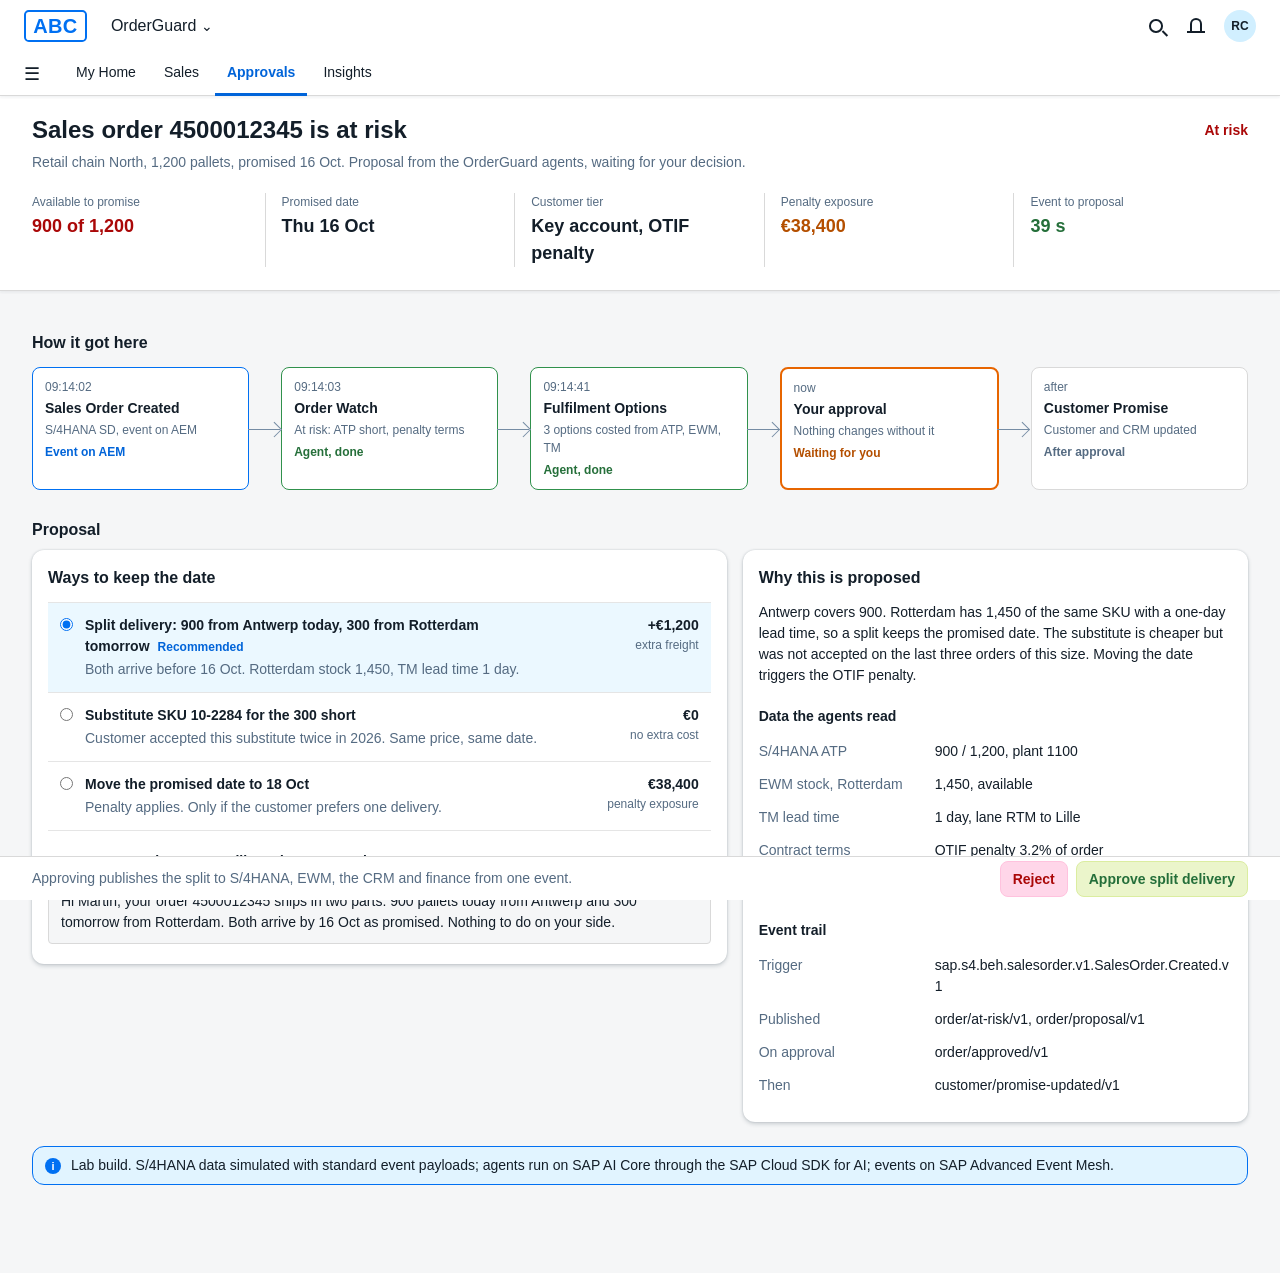
<file: 01_orderguard.html>
<!doctype html><html lang="en"><head><meta charset="utf-8"><meta name="viewport" content="width=device-width,initial-scale=1"><title>OrderGuard: order at risk</title><style>
:root{--sapFontFamily:"72","72full",Arial,Helvetica,sans-serif;--sapFontSize:.875rem;--sapBackgroundColor:#f5f6f7;--sapTextColor:#131e29;--sapTitleColor:#131e29;
--sapContent_LabelColor:#556b82;--sapShellColor:#fff;--sapShell_TextColor:#131e29;--sapContent_HeaderShadow:0 .125rem .125rem 0 rgba(34,53,72,.05),inset 0 -.0625rem 0 0 #d9d9d9;
--sapContent_Shadow0:0 0 .125rem 0 rgba(34,53,72,.2),0 .125rem .25rem 0 rgba(34,53,72,.2);--sapGroup_ContentBorderColor:#d9d9d9;--sapList_BorderColor:#e5e5e5;--sapList_HeaderTextColor:#131e29;
--sapList_SelectionBackgroundColor:#ebf8ff;--sapList_SelectionBorderColor:#0064d9;--sapList_Hover_Background:#eaecee;--sapList_TableGroupHeaderBackground:#eff1f2;
--sapButton_Background:#fff;--sapButton_BorderColor:#bcc3ca;--sapButton_TextColor:#0064d9;--sapButton_Emphasized_Background:#0070f2;--sapButton_Emphasized_TextColor:#fff;
--sapButton_Reject_Background:#ffd6e9;--sapButton_Reject_BorderColor:#ffc2de;--sapButton_Reject_TextColor:#aa0808;--sapButton_Accept_Background:#ebf5cb;--sapButton_Accept_BorderColor:#dbeda0;--sapButton_Accept_TextColor:#256f3a;
--sapButton_BorderCornerRadius:.5rem;--sapElement_BorderCornerRadius:.75rem;--sapPositiveTextColor:#256f3a;--sapNegativeTextColor:#aa0808;--sapCriticalTextColor:#b44f00;--sapInformativeTextColor:#0064d9;--sapNeutralColor:#788fa6;
--sapPositiveElementColor:#30914c;--sapNegativeElementColor:#f53232;--sapCriticalElementColor:#e76500;--sapInformativeElementColor:#0070f2;
--sapIndication4_Background:#256f3a;--sapIndication2_Background:#aa0808;--sapIndication3_Background:#e76500;--sapIndication5_Background:#0070f2;
--sapInformationBackground:#e1f4ff;--sapInformationBorderColor:#0070f2;--sapContent_NonInteractiveIconColor:#758ca4;--sapContent_FocusColor:#0032a5;--sapAvatar_6_Background:#d1efff;--sapPageFooter_BorderColor:#d9d9d9;}
*{box-sizing:border-box}html,body{margin:0;height:100%}
body{font-family:var(--sapFontFamily);font-size:var(--sapFontSize);line-height:1.5;color:var(--sapTextColor);background:var(--sapBackgroundColor)}
.shell{height:3.25rem;background:var(--sapShellColor);color:var(--sapShell_TextColor);display:flex;align-items:center;padding:0 1.5rem;position:relative;z-index:2}
.brand .mark{display:inline-block;font-weight:800;font-size:1.25rem;letter-spacing:.02em;color:#0070f2;padding:.1rem .45rem;border:2px solid #0070f2;border-radius:.3rem;line-height:1.2}
.home{margin-left:1.5rem;font-size:1rem;font-weight:400;color:var(--sapShell_TextColor)}.home .chev{font-size:.9rem;color:var(--sapShell_TextColor)}
.ico{width:2rem;height:2rem;display:inline-flex;align-items:center;justify-content:center;color:var(--sapShell_TextColor);font-size:1.1rem;margin-left:.5rem}
.i-search{position:relative;width:.85rem;height:.85rem;border:2px solid #131e29;border-radius:50%;display:inline-block}.i-search::after{content:"";position:absolute;width:2px;height:.45rem;background:#131e29;right:-.3rem;bottom:-.4rem;transform:rotate(-45deg)}
.i-bell{position:relative;width:.8rem;height:.8rem;border:2px solid #131e29;border-bottom:0;border-radius:.5rem .5rem 0 0;display:inline-block;top:-.1rem}.i-bell::after{content:"";position:absolute;left:-.3rem;right:-.3rem;bottom:-.15rem;height:2px;background:#131e29}
.nav{height:2.75rem;background:var(--sapShellColor);box-shadow:var(--sapContent_HeaderShadow);display:flex;align-items:stretch;padding:0 1.5rem;position:relative;z-index:1}
.nav .burger{display:flex;align-items:center;margin-right:1.5rem;color:var(--sapShell_TextColor);font-size:1.1rem}
.nav .tab{display:flex;align-items:center;padding:0 .75rem;margin-right:.25rem;font-size:.875rem;color:var(--sapShell_TextColor);border-bottom:.1875rem solid transparent}
.nav .tab.on{color:#0064d9;font-weight:600;border-bottom-color:#0064d9}
.shell .logo{font-weight:700;font-size:.875rem}.shell .sep{margin:0 .75rem;color:var(--sapContent_NonInteractiveIconColor)}.shell .app{font-size:.875rem}
.shell .right{margin-left:auto;display:flex;align-items:center}
.shell .avatar{width:2rem;height:2rem;border-radius:50%;background:var(--sapAvatar_6_Background);color:var(--sapTextColor);display:flex;align-items:center;justify-content:center;font-weight:700;font-size:.75rem;margin-left:.75rem}
.hdr{background:#fff;box-shadow:var(--sapContent_HeaderShadow);padding:1rem 2rem 1.25rem}
.hdr .top{display:flex;align-items:flex-start}.hdr .top>div:first-child{flex:1 1 auto;min-width:0}
.hdr h1{font-size:1.5rem;font-weight:700;margin:0 0 .25rem;color:var(--sapTitleColor)}.hdr .sub{color:var(--sapContent_LabelColor);margin:0;font-size:.875rem}
.status{font-weight:600;white-space:nowrap;margin-left:1.5rem;padding-top:.5rem}
.status.neg{color:var(--sapNegativeTextColor)}.status.crit{color:var(--sapCriticalTextColor)}.status.pos{color:var(--sapPositiveTextColor)}.status.info{color:var(--sapInformativeTextColor)}
.inv{display:inline-block;padding:0 .5rem;border-radius:.25rem;color:#fff;font-weight:700;font-size:.75rem;line-height:1.25rem;white-space:nowrap}
.inv.neg{background:var(--sapIndication2_Background)}.inv.crit{background:var(--sapIndication3_Background)}.inv.pos{background:var(--sapIndication4_Background)}.inv.info{background:var(--sapIndication5_Background)}
.facts{display:flex;flex-wrap:wrap;margin:1.25rem -1rem 0}.fact{flex:1 1 10rem;padding:0 1rem;margin-bottom:.25rem;border-right:1px solid var(--sapGroup_ContentBorderColor)}.fact:last-child{border-right:0}
.fact .k{color:var(--sapContent_LabelColor);font-size:.75rem}.fact .v{font-size:1.125rem;font-weight:600;margin-top:.125rem;color:var(--sapTextColor)}.fact .v.neg{color:var(--sapNegativeTextColor)}.fact .v.crit{color:var(--sapCriticalTextColor)}.fact .v.pos{color:var(--sapPositiveTextColor)}
.page{max-width:80rem;margin:0 auto;padding:1rem 2rem 5rem}
.sec{margin-top:1.5rem}.sec>h2{font-size:1rem;font-weight:700;margin:0 0 .5rem;color:var(--sapTitleColor)}
.trail{display:flex;align-items:stretch;overflow-x:auto;padding:.25rem 0}
.node{flex:1 1 0;min-width:10rem;background:#fff;border:1px solid var(--sapGroup_ContentBorderColor);border-radius:.5rem;padding:.625rem .75rem;position:relative;margin-right:2rem}
.node:last-child{margin-right:0}
.node:not(:last-child)::after{content:"";position:absolute;right:-2rem;top:50%;width:2rem;height:0;border-top:1px solid var(--sapContent_NonInteractiveIconColor)}
.node:not(:last-child)::before{content:"";position:absolute;right:-1.95rem;top:calc(50% - .3rem);width:.6rem;height:.6rem;border-top:1px solid var(--sapContent_NonInteractiveIconColor);border-right:1px solid var(--sapContent_NonInteractiveIconColor);transform:rotate(45deg);z-index:1}
.node .t{font-size:.75rem;color:var(--sapContent_LabelColor)}.node .n{font-weight:700;margin:.125rem 0;color:var(--sapTitleColor)}.node .d{font-size:.75rem;color:var(--sapContent_LabelColor)}
.node .st{font-size:.75rem;font-weight:600;margin-top:.25rem}
.node.ev{border-color:var(--sapInformativeElementColor)}.node.ev .st{color:var(--sapInformativeTextColor)}
.node.ag{border-color:var(--sapPositiveElementColor)}.node.ag .st{color:var(--sapPositiveTextColor)}
.node.wait{border-color:var(--sapCriticalElementColor);border-width:2px}.node.wait .st{color:var(--sapCriticalTextColor)}
.node.next .st{color:var(--sapContent_LabelColor)}
.grid{display:flex;align-items:flex-start;margin:0 -.5rem}.grid>.block{margin:0 .5rem;min-width:0}.grid>.block:first-child{flex:7 1 0}.grid>.block:last-child{flex:5 1 0}
@media (max-width:860px){.grid{display:block}.grid>.block{margin:0 .5rem 1rem}}
.block{background:#fff;border-radius:var(--sapElement_BorderCornerRadius);box-shadow:var(--sapContent_Shadow0);padding:1rem 1rem 1.25rem}
.block h2{font-size:1rem;font-weight:700;margin:0 0 .75rem;color:var(--sapTitleColor)}.block h3{font-size:.875rem;font-weight:700;margin:1.25rem 0 .5rem;color:var(--sapTitleColor)}
.list{border-top:1px solid var(--sapList_BorderColor)}
.opt{display:flex;align-items:flex-start;padding:.75rem .75rem;border-bottom:1px solid var(--sapList_BorderColor);background:#fff}
.opt.sel{background:var(--sapList_SelectionBackgroundColor)}
.opt>input{flex:0 0 auto;margin:.2rem .75rem 0 0;accent-color:var(--sapButton_Emphasized_Background)}.opt>div:nth-child(2){flex:1 1 auto;min-width:0}.opt>.cost{flex:0 0 auto;margin-left:1rem;text-align:right;white-space:nowrap}
.opt .name{font-weight:600;color:var(--sapTextColor)}.opt .desc{color:var(--sapContent_LabelColor);font-size:.875rem;margin-top:.125rem}
.opt .cost{font-weight:600}.opt .cost small{display:block;font-weight:400;color:var(--sapContent_LabelColor);font-size:.75rem}
.rec{color:var(--sapInformativeTextColor);font-weight:600;font-size:.75rem;margin-left:.5rem;white-space:nowrap}
.form{list-style:none;padding:0;margin:0}.form li{display:flex;padding:.375rem 0}.form .k{flex:0 0 11rem;color:var(--sapContent_LabelColor);padding-right:1rem}.form .v{flex:1 1 auto;min-width:0;overflow-wrap:anywhere;color:var(--sapTextColor)}
.why p{margin:0 0 .5rem}
table{width:100%;border-collapse:collapse;font-size:.875rem}
th{text-align:left;color:var(--sapList_HeaderTextColor);font-weight:700;padding:.5rem .5rem;border-bottom:1px solid var(--sapList_BorderColor);background:#fff}
td{padding:.625rem .5rem;border-bottom:1px solid var(--sapList_BorderColor);vertical-align:top;color:var(--sapTextColor)}tr:last-child td{border-bottom:1px solid var(--sapList_BorderColor)}
td.num,th.num{text-align:right}
.os{font-weight:600}.os.neg{color:var(--sapNegativeTextColor)}.os.crit{color:var(--sapCriticalTextColor)}.os.pos{color:var(--sapPositiveTextColor)}.os.info{color:var(--sapInformativeTextColor)}
.footer{position:fixed;left:0;right:0;bottom:0;height:2.75rem;background:#fff;border-top:1px solid var(--sapPageFooter_BorderColor);padding:0 2rem;display:flex;align-items:center;z-index:2}
.footer .note{color:var(--sapContent_LabelColor);font-size:.875rem;margin-right:auto}
.btn{height:2.25rem;border-radius:var(--sapButton_BorderCornerRadius);padding:0 .75rem;font-family:inherit;font-size:.875rem;font-weight:600;border:1px solid var(--sapButton_BorderColor);background:var(--sapButton_Background);color:var(--sapButton_TextColor);cursor:pointer;margin-left:.5rem;min-width:2.25rem}
.btn:hover{background:var(--sapList_Hover_Background)}
.btn.emph{background:var(--sapButton_Emphasized_Background);border-color:var(--sapButton_Emphasized_Background);color:var(--sapButton_Emphasized_TextColor)}.btn.emph:hover{background:#0057d2}
.btn.reject{background:var(--sapButton_Reject_Background);border-color:var(--sapButton_Reject_BorderColor);color:var(--sapButton_Reject_TextColor)}.btn.reject:hover{background:#ffc2de}
.btn.accept{background:var(--sapButton_Accept_Background);border-color:var(--sapButton_Accept_BorderColor);color:var(--sapButton_Accept_TextColor)}.btn.accept:hover{background:#dbeda0}
.toast{position:fixed;left:50%;bottom:4.5rem;transform:translateX(-50%);background:#131e29;color:#fff;padding:.5rem 1rem;border-radius:.5rem;font-size:.875rem;opacity:0;transition:opacity .2s;pointer-events:none;z-index:3}.toast.show{opacity:1}
.node.done{border-color:var(--sapPositiveElementColor);border-width:1px}.node.done .st{color:var(--sapPositiveTextColor)}
.btn:focus-visible{outline:2px dotted var(--sapContent_FocusColor);outline-offset:-.25rem}
.bars{display:flex;align-items:flex-end;height:5rem;margin:.5rem 0 .25rem}.bars i{display:block;width:.375rem;margin-right:2px;background:var(--sapNeutralColor);opacity:.6}.bars i.hot{background:var(--sapNegativeElementColor);opacity:1}
.legend{font-size:.75rem;color:var(--sapContent_LabelColor)}
.strip{display:flex;align-items:flex-start;background:var(--sapInformationBackground);border:1px solid var(--sapInformationBorderColor);border-radius:var(--sapElement_BorderCornerRadius);padding:.5rem .75rem;font-size:.875rem;margin:.5rem 0}
.strip .i{flex:0 0 auto;width:1rem;height:1rem;border-radius:50%;background:var(--sapInformativeElementColor);color:#fff;font-size:.6875rem;font-weight:700;display:flex;align-items:center;justify-content:center;margin:.2rem .625rem 0 0}
.msg{background:var(--sapBackgroundColor);border:1px solid var(--sapGroup_ContentBorderColor);border-radius:.25rem;padding:.625rem .75rem;font-size:.875rem;white-space:pre-line}
.gate2{display:flex;margin:0 -.375rem}.gate2 .g{flex:1 1 0;margin:0 .375rem;border:1px solid var(--sapGroup_ContentBorderColor);border-radius:.5rem;padding:.625rem .75rem}.gate2 .g b{display:block;margin-bottom:.125rem}
.lab{margin-top:1.5rem}
</style></head>
<body><div class="shell"><span class="brand"><span class="mark">ABC</span></span><span class="home">OrderGuard <span class="chev">&#8964;</span></span><div class="right"><span class="ico"><i class="i-search"></i></span><span class="ico"><i class="i-bell"></i></span><span class="avatar">RC</span></div></div><div class="nav"><span class="burger">&#9776;</span><span class="tab">My Home</span><span class="tab">Sales</span><span class="tab on">Approvals</span><span class="tab">Insights</span></div>
<section class="hdr"><div class="top"><div><h1>Sales order 4500012345 is at risk</h1><p class="sub">Retail chain North, 1,200 pallets, promised 16 Oct. Proposal from the OrderGuard agents, waiting for your decision.</p></div><span class="status neg">At risk</span></div>
<div class="facts"><div class="fact"><div class="k">Available to promise</div><div class="v neg">900 of 1,200</div></div><div class="fact"><div class="k">Promised date</div><div class="v ">Thu 16 Oct</div></div><div class="fact"><div class="k">Customer tier</div><div class="v ">Key account, OTIF penalty</div></div><div class="fact"><div class="k">Penalty exposure</div><div class="v crit">€38,400</div></div><div class="fact"><div class="k">Event to proposal</div><div class="v pos">39 s</div></div></div></section>
<main class="page"><div class="sec"><h2>How it got here</h2><div class="trail"><div class="node ev"><div class="t">09:14:02</div><div class="n">Sales Order Created</div><div class="d">S/4HANA SD, event on AEM</div><div class="st">Event on AEM</div></div><div class="node ag"><div class="t">09:14:03</div><div class="n">Order Watch</div><div class="d">At risk: ATP short, penalty terms</div><div class="st">Agent, done</div></div><div class="node ag"><div class="t">09:14:41</div><div class="n">Fulfilment Options</div><div class="d">3 options costed from ATP, EWM, TM</div><div class="st">Agent, done</div></div><div class="node wait"><div class="t">now</div><div class="n">Your approval</div><div class="d">Nothing changes without it</div><div class="st">Waiting for you</div></div><div class="node next"><div class="t">after</div><div class="n">Customer Promise</div><div class="d">Customer and CRM updated</div><div class="st">After approval</div></div></div></div>
<div class="sec"><h2>Proposal</h2><div class="grid"><div class="block"><h2>Ways to keep the date</h2><div class="list">
<label class="opt sel"><input type="radio" name="o" checked><div><div class="name">Split delivery: 900 from Antwerp today, 300 from Rotterdam tomorrow<span class=rec>Recommended</span></div><div class="desc">Both arrive before 16 Oct. Rotterdam stock 1,450, TM lead time 1 day.</div></div><div class="cost">+€1,200<small>extra freight</small></div></label>
<label class="opt"><input type="radio" name="o"><div><div class="name">Substitute SKU 10-2284 for the 300 short</div><div class="desc">Customer accepted this substitute twice in 2026. Same price, same date.</div></div><div class="cost">€0<small>no extra cost</small></div></label>
<label class="opt"><input type="radio" name="o"><div><div class="name">Move the promised date to 18 Oct</div><div class="desc">Penalty applies. Only if the customer prefers one delivery.</div></div><div class="cost">€38,400<small>penalty exposure</small></div></label></div>
<h3>Customer note the agents will send on approval</h3><div class="msg">Hi Martin, your order 4500012345 ships in two parts: 900 pallets today from Antwerp and 300 tomorrow from Rotterdam. Both arrive by 16 Oct as promised. Nothing to do on your side.</div></div>
<div class="block why"><h2>Why this is proposed</h2><p class="q">Antwerp covers 900. Rotterdam has 1,450 of the same SKU with a one-day lead time, so a split keeps the promised date. The substitute is cheaper but was not accepted on the last three orders of this size. Moving the date triggers the OTIF penalty.</p>
<h3>Data the agents read</h3><ul class="form"><li><span class="k">S/4HANA ATP</span><span class="v">900 / 1,200, plant 1100</span></li><li><span class="k">EWM stock, Rotterdam</span><span class="v">1,450, available</span></li><li><span class="k">TM lead time</span><span class="v">1 day, lane RTM to Lille</span></li><li><span class="k">Contract terms</span><span class="v">OTIF penalty 3.2% of order</span></li><li><span class="k">Order history</span><span class="v">substitute accepted 2 of 5</span></li></ul>
<h3>Event trail</h3><ul class="form"><li><span class="k">Trigger</span><span class="v">sap.s4.beh.salesorder.v1.SalesOrder.Created.v1</span></li><li><span class="k">Published</span><span class="v">order/at-risk/v1, order/proposal/v1</span></li><li><span class="k">On approval</span><span class="v">order/approved/v1</span></li><li><span class="k">Then</span><span class="v">customer/promise-updated/v1</span></li></ul></div></div></div><div class="strip lab"><span class="i">i</span><span>Lab build. S/4HANA data simulated with standard event payloads; agents run on SAP AI Core through the SAP Cloud SDK for AI; events on SAP Advanced Event Mesh.</span></div></main>
<div class="footer"><span class="note">Approving publishes the split to S/4HANA, EWM, the CRM and finance from one event.</span><button class="btn reject" onclick="decide(false)">Reject</button><button class="btn accept" onclick="decide(true)">Approve split delivery</button></div>
<div class="toast" id="toast"></div><script>
function decide(ok){var w=document.querySelector('.node.wait');var n=document.querySelector('.node.next');var t=document.getElementById('toast');
if(w){w.classList.remove('wait');w.classList.add(ok?'done':'ev');w.querySelector('.st').textContent=ok?'Approved by you':'Rejected by you';w.querySelector('.t').textContent=new Date().toTimeString().slice(0,8);}
if(n&&ok){n.classList.remove('next');n.classList.add('ev');n.querySelector('.st').textContent='Event published on AEM';}
var f=document.querySelector('.footer');if(f){f.innerHTML='<span class="note">'+(ok?'Approved. The decision event is on SAP Advanced Event Mesh; subscribers are updating.':'Rejected. The agents have been told; nothing was posted.')+'</span>';}
t.textContent=ok?'Approved':'Rejected';t.classList.add('show');setTimeout(function(){t.classList.remove('show')},2500);}
</script></body></html>
</file>
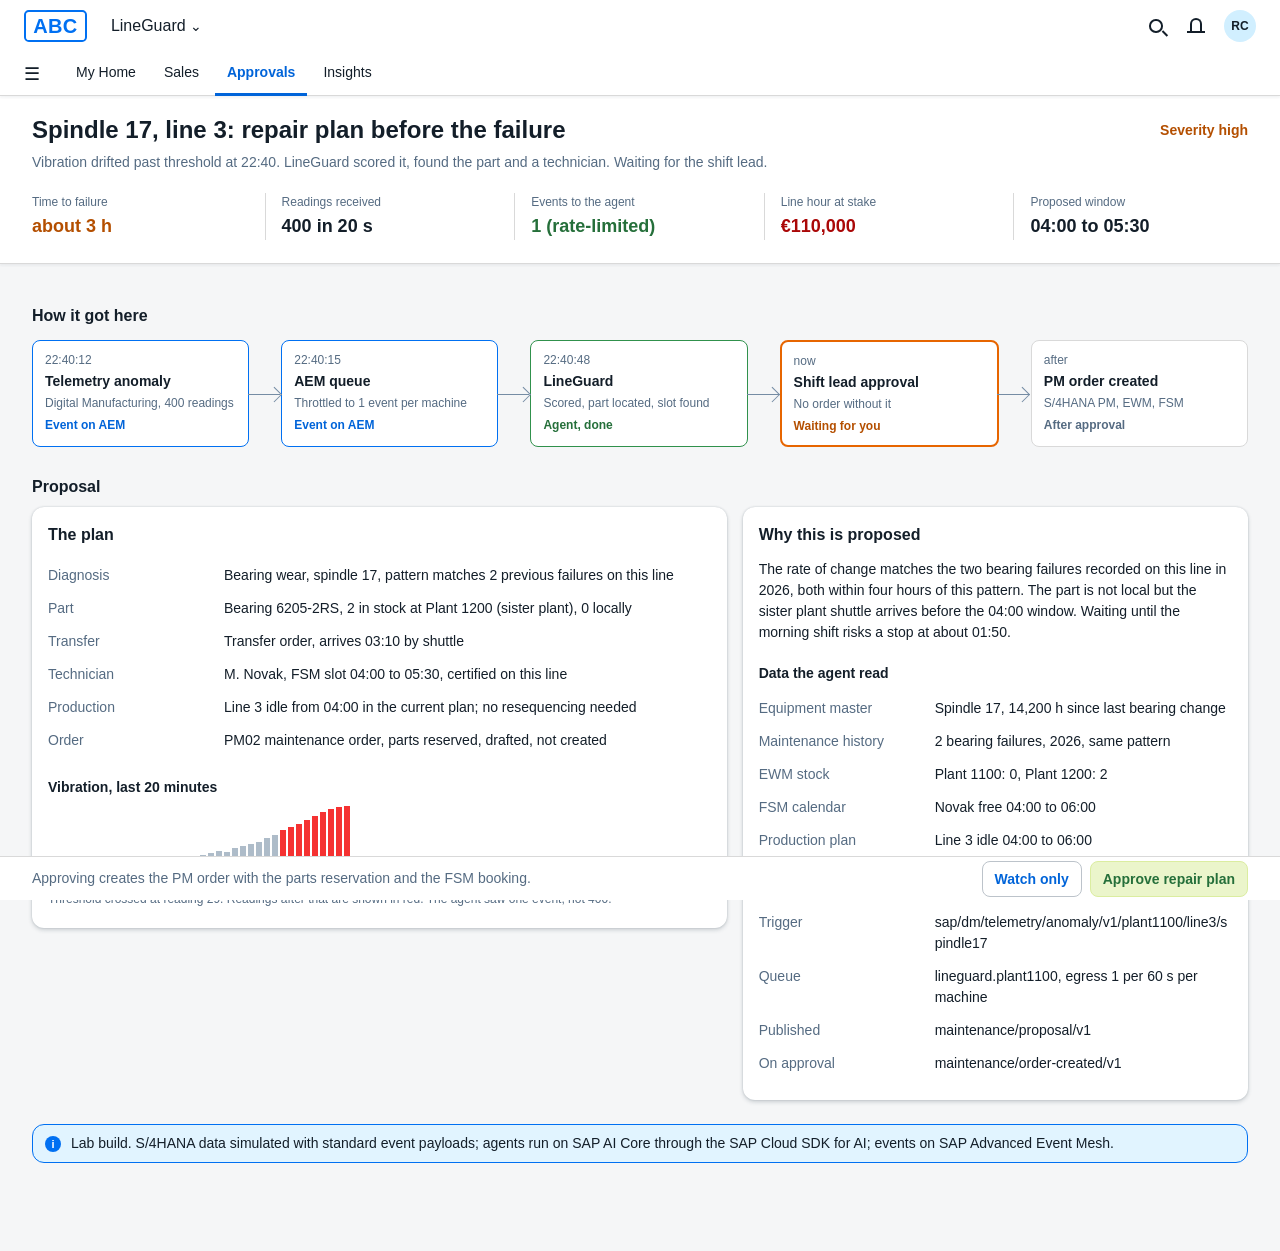
<file: 02_lineguard.html>
<!doctype html><html lang="en"><head><meta charset="utf-8"><meta name="viewport" content="width=device-width,initial-scale=1"><title>LineGuard: repair plan</title><style>
:root{--sapFontFamily:"72","72full",Arial,Helvetica,sans-serif;--sapFontSize:.875rem;--sapBackgroundColor:#f5f6f7;--sapTextColor:#131e29;--sapTitleColor:#131e29;
--sapContent_LabelColor:#556b82;--sapShellColor:#fff;--sapShell_TextColor:#131e29;--sapContent_HeaderShadow:0 .125rem .125rem 0 rgba(34,53,72,.05),inset 0 -.0625rem 0 0 #d9d9d9;
--sapContent_Shadow0:0 0 .125rem 0 rgba(34,53,72,.2),0 .125rem .25rem 0 rgba(34,53,72,.2);--sapGroup_ContentBorderColor:#d9d9d9;--sapList_BorderColor:#e5e5e5;--sapList_HeaderTextColor:#131e29;
--sapList_SelectionBackgroundColor:#ebf8ff;--sapList_SelectionBorderColor:#0064d9;--sapList_Hover_Background:#eaecee;--sapList_TableGroupHeaderBackground:#eff1f2;
--sapButton_Background:#fff;--sapButton_BorderColor:#bcc3ca;--sapButton_TextColor:#0064d9;--sapButton_Emphasized_Background:#0070f2;--sapButton_Emphasized_TextColor:#fff;
--sapButton_Reject_Background:#ffd6e9;--sapButton_Reject_BorderColor:#ffc2de;--sapButton_Reject_TextColor:#aa0808;--sapButton_Accept_Background:#ebf5cb;--sapButton_Accept_BorderColor:#dbeda0;--sapButton_Accept_TextColor:#256f3a;
--sapButton_BorderCornerRadius:.5rem;--sapElement_BorderCornerRadius:.75rem;--sapPositiveTextColor:#256f3a;--sapNegativeTextColor:#aa0808;--sapCriticalTextColor:#b44f00;--sapInformativeTextColor:#0064d9;--sapNeutralColor:#788fa6;
--sapPositiveElementColor:#30914c;--sapNegativeElementColor:#f53232;--sapCriticalElementColor:#e76500;--sapInformativeElementColor:#0070f2;
--sapIndication4_Background:#256f3a;--sapIndication2_Background:#aa0808;--sapIndication3_Background:#e76500;--sapIndication5_Background:#0070f2;
--sapInformationBackground:#e1f4ff;--sapInformationBorderColor:#0070f2;--sapContent_NonInteractiveIconColor:#758ca4;--sapContent_FocusColor:#0032a5;--sapAvatar_6_Background:#d1efff;--sapPageFooter_BorderColor:#d9d9d9;}
*{box-sizing:border-box}html,body{margin:0;height:100%}
body{font-family:var(--sapFontFamily);font-size:var(--sapFontSize);line-height:1.5;color:var(--sapTextColor);background:var(--sapBackgroundColor)}
.shell{height:3.25rem;background:var(--sapShellColor);color:var(--sapShell_TextColor);display:flex;align-items:center;padding:0 1.5rem;position:relative;z-index:2}
.brand .mark{display:inline-block;font-weight:800;font-size:1.25rem;letter-spacing:.02em;color:#0070f2;padding:.1rem .45rem;border:2px solid #0070f2;border-radius:.3rem;line-height:1.2}
.home{margin-left:1.5rem;font-size:1rem;font-weight:400;color:var(--sapShell_TextColor)}.home .chev{font-size:.9rem;color:var(--sapShell_TextColor)}
.ico{width:2rem;height:2rem;display:inline-flex;align-items:center;justify-content:center;color:var(--sapShell_TextColor);font-size:1.1rem;margin-left:.5rem}
.i-search{position:relative;width:.85rem;height:.85rem;border:2px solid #131e29;border-radius:50%;display:inline-block}.i-search::after{content:"";position:absolute;width:2px;height:.45rem;background:#131e29;right:-.3rem;bottom:-.4rem;transform:rotate(-45deg)}
.i-bell{position:relative;width:.8rem;height:.8rem;border:2px solid #131e29;border-bottom:0;border-radius:.5rem .5rem 0 0;display:inline-block;top:-.1rem}.i-bell::after{content:"";position:absolute;left:-.3rem;right:-.3rem;bottom:-.15rem;height:2px;background:#131e29}
.nav{height:2.75rem;background:var(--sapShellColor);box-shadow:var(--sapContent_HeaderShadow);display:flex;align-items:stretch;padding:0 1.5rem;position:relative;z-index:1}
.nav .burger{display:flex;align-items:center;margin-right:1.5rem;color:var(--sapShell_TextColor);font-size:1.1rem}
.nav .tab{display:flex;align-items:center;padding:0 .75rem;margin-right:.25rem;font-size:.875rem;color:var(--sapShell_TextColor);border-bottom:.1875rem solid transparent}
.nav .tab.on{color:#0064d9;font-weight:600;border-bottom-color:#0064d9}
.shell .logo{font-weight:700;font-size:.875rem}.shell .sep{margin:0 .75rem;color:var(--sapContent_NonInteractiveIconColor)}.shell .app{font-size:.875rem}
.shell .right{margin-left:auto;display:flex;align-items:center}
.shell .avatar{width:2rem;height:2rem;border-radius:50%;background:var(--sapAvatar_6_Background);color:var(--sapTextColor);display:flex;align-items:center;justify-content:center;font-weight:700;font-size:.75rem;margin-left:.75rem}
.hdr{background:#fff;box-shadow:var(--sapContent_HeaderShadow);padding:1rem 2rem 1.25rem}
.hdr .top{display:flex;align-items:flex-start}.hdr .top>div:first-child{flex:1 1 auto;min-width:0}
.hdr h1{font-size:1.5rem;font-weight:700;margin:0 0 .25rem;color:var(--sapTitleColor)}.hdr .sub{color:var(--sapContent_LabelColor);margin:0;font-size:.875rem}
.status{font-weight:600;white-space:nowrap;margin-left:1.5rem;padding-top:.5rem}
.status.neg{color:var(--sapNegativeTextColor)}.status.crit{color:var(--sapCriticalTextColor)}.status.pos{color:var(--sapPositiveTextColor)}.status.info{color:var(--sapInformativeTextColor)}
.inv{display:inline-block;padding:0 .5rem;border-radius:.25rem;color:#fff;font-weight:700;font-size:.75rem;line-height:1.25rem;white-space:nowrap}
.inv.neg{background:var(--sapIndication2_Background)}.inv.crit{background:var(--sapIndication3_Background)}.inv.pos{background:var(--sapIndication4_Background)}.inv.info{background:var(--sapIndication5_Background)}
.facts{display:flex;flex-wrap:wrap;margin:1.25rem -1rem 0}.fact{flex:1 1 10rem;padding:0 1rem;margin-bottom:.25rem;border-right:1px solid var(--sapGroup_ContentBorderColor)}.fact:last-child{border-right:0}
.fact .k{color:var(--sapContent_LabelColor);font-size:.75rem}.fact .v{font-size:1.125rem;font-weight:600;margin-top:.125rem;color:var(--sapTextColor)}.fact .v.neg{color:var(--sapNegativeTextColor)}.fact .v.crit{color:var(--sapCriticalTextColor)}.fact .v.pos{color:var(--sapPositiveTextColor)}
.page{max-width:80rem;margin:0 auto;padding:1rem 2rem 5rem}
.sec{margin-top:1.5rem}.sec>h2{font-size:1rem;font-weight:700;margin:0 0 .5rem;color:var(--sapTitleColor)}
.trail{display:flex;align-items:stretch;overflow-x:auto;padding:.25rem 0}
.node{flex:1 1 0;min-width:10rem;background:#fff;border:1px solid var(--sapGroup_ContentBorderColor);border-radius:.5rem;padding:.625rem .75rem;position:relative;margin-right:2rem}
.node:last-child{margin-right:0}
.node:not(:last-child)::after{content:"";position:absolute;right:-2rem;top:50%;width:2rem;height:0;border-top:1px solid var(--sapContent_NonInteractiveIconColor)}
.node:not(:last-child)::before{content:"";position:absolute;right:-1.95rem;top:calc(50% - .3rem);width:.6rem;height:.6rem;border-top:1px solid var(--sapContent_NonInteractiveIconColor);border-right:1px solid var(--sapContent_NonInteractiveIconColor);transform:rotate(45deg);z-index:1}
.node .t{font-size:.75rem;color:var(--sapContent_LabelColor)}.node .n{font-weight:700;margin:.125rem 0;color:var(--sapTitleColor)}.node .d{font-size:.75rem;color:var(--sapContent_LabelColor)}
.node .st{font-size:.75rem;font-weight:600;margin-top:.25rem}
.node.ev{border-color:var(--sapInformativeElementColor)}.node.ev .st{color:var(--sapInformativeTextColor)}
.node.ag{border-color:var(--sapPositiveElementColor)}.node.ag .st{color:var(--sapPositiveTextColor)}
.node.wait{border-color:var(--sapCriticalElementColor);border-width:2px}.node.wait .st{color:var(--sapCriticalTextColor)}
.node.next .st{color:var(--sapContent_LabelColor)}
.grid{display:flex;align-items:flex-start;margin:0 -.5rem}.grid>.block{margin:0 .5rem;min-width:0}.grid>.block:first-child{flex:7 1 0}.grid>.block:last-child{flex:5 1 0}
@media (max-width:860px){.grid{display:block}.grid>.block{margin:0 .5rem 1rem}}
.block{background:#fff;border-radius:var(--sapElement_BorderCornerRadius);box-shadow:var(--sapContent_Shadow0);padding:1rem 1rem 1.25rem}
.block h2{font-size:1rem;font-weight:700;margin:0 0 .75rem;color:var(--sapTitleColor)}.block h3{font-size:.875rem;font-weight:700;margin:1.25rem 0 .5rem;color:var(--sapTitleColor)}
.list{border-top:1px solid var(--sapList_BorderColor)}
.opt{display:flex;align-items:flex-start;padding:.75rem .75rem;border-bottom:1px solid var(--sapList_BorderColor);background:#fff}
.opt.sel{background:var(--sapList_SelectionBackgroundColor)}
.opt>input{flex:0 0 auto;margin:.2rem .75rem 0 0;accent-color:var(--sapButton_Emphasized_Background)}.opt>div:nth-child(2){flex:1 1 auto;min-width:0}.opt>.cost{flex:0 0 auto;margin-left:1rem;text-align:right;white-space:nowrap}
.opt .name{font-weight:600;color:var(--sapTextColor)}.opt .desc{color:var(--sapContent_LabelColor);font-size:.875rem;margin-top:.125rem}
.opt .cost{font-weight:600}.opt .cost small{display:block;font-weight:400;color:var(--sapContent_LabelColor);font-size:.75rem}
.rec{color:var(--sapInformativeTextColor);font-weight:600;font-size:.75rem;margin-left:.5rem;white-space:nowrap}
.form{list-style:none;padding:0;margin:0}.form li{display:flex;padding:.375rem 0}.form .k{flex:0 0 11rem;color:var(--sapContent_LabelColor);padding-right:1rem}.form .v{flex:1 1 auto;min-width:0;overflow-wrap:anywhere;color:var(--sapTextColor)}
.why p{margin:0 0 .5rem}
table{width:100%;border-collapse:collapse;font-size:.875rem}
th{text-align:left;color:var(--sapList_HeaderTextColor);font-weight:700;padding:.5rem .5rem;border-bottom:1px solid var(--sapList_BorderColor);background:#fff}
td{padding:.625rem .5rem;border-bottom:1px solid var(--sapList_BorderColor);vertical-align:top;color:var(--sapTextColor)}tr:last-child td{border-bottom:1px solid var(--sapList_BorderColor)}
td.num,th.num{text-align:right}
.os{font-weight:600}.os.neg{color:var(--sapNegativeTextColor)}.os.crit{color:var(--sapCriticalTextColor)}.os.pos{color:var(--sapPositiveTextColor)}.os.info{color:var(--sapInformativeTextColor)}
.footer{position:fixed;left:0;right:0;bottom:0;height:2.75rem;background:#fff;border-top:1px solid var(--sapPageFooter_BorderColor);padding:0 2rem;display:flex;align-items:center;z-index:2}
.footer .note{color:var(--sapContent_LabelColor);font-size:.875rem;margin-right:auto}
.btn{height:2.25rem;border-radius:var(--sapButton_BorderCornerRadius);padding:0 .75rem;font-family:inherit;font-size:.875rem;font-weight:600;border:1px solid var(--sapButton_BorderColor);background:var(--sapButton_Background);color:var(--sapButton_TextColor);cursor:pointer;margin-left:.5rem;min-width:2.25rem}
.btn:hover{background:var(--sapList_Hover_Background)}
.btn.emph{background:var(--sapButton_Emphasized_Background);border-color:var(--sapButton_Emphasized_Background);color:var(--sapButton_Emphasized_TextColor)}.btn.emph:hover{background:#0057d2}
.btn.reject{background:var(--sapButton_Reject_Background);border-color:var(--sapButton_Reject_BorderColor);color:var(--sapButton_Reject_TextColor)}.btn.reject:hover{background:#ffc2de}
.btn.accept{background:var(--sapButton_Accept_Background);border-color:var(--sapButton_Accept_BorderColor);color:var(--sapButton_Accept_TextColor)}.btn.accept:hover{background:#dbeda0}
.toast{position:fixed;left:50%;bottom:4.5rem;transform:translateX(-50%);background:#131e29;color:#fff;padding:.5rem 1rem;border-radius:.5rem;font-size:.875rem;opacity:0;transition:opacity .2s;pointer-events:none;z-index:3}.toast.show{opacity:1}
.node.done{border-color:var(--sapPositiveElementColor);border-width:1px}.node.done .st{color:var(--sapPositiveTextColor)}
.btn:focus-visible{outline:2px dotted var(--sapContent_FocusColor);outline-offset:-.25rem}
.bars{display:flex;align-items:flex-end;height:5rem;margin:.5rem 0 .25rem}.bars i{display:block;width:.375rem;margin-right:2px;background:var(--sapNeutralColor);opacity:.6}.bars i.hot{background:var(--sapNegativeElementColor);opacity:1}
.legend{font-size:.75rem;color:var(--sapContent_LabelColor)}
.strip{display:flex;align-items:flex-start;background:var(--sapInformationBackground);border:1px solid var(--sapInformationBorderColor);border-radius:var(--sapElement_BorderCornerRadius);padding:.5rem .75rem;font-size:.875rem;margin:.5rem 0}
.strip .i{flex:0 0 auto;width:1rem;height:1rem;border-radius:50%;background:var(--sapInformativeElementColor);color:#fff;font-size:.6875rem;font-weight:700;display:flex;align-items:center;justify-content:center;margin:.2rem .625rem 0 0}
.msg{background:var(--sapBackgroundColor);border:1px solid var(--sapGroup_ContentBorderColor);border-radius:.25rem;padding:.625rem .75rem;font-size:.875rem;white-space:pre-line}
.gate2{display:flex;margin:0 -.375rem}.gate2 .g{flex:1 1 0;margin:0 .375rem;border:1px solid var(--sapGroup_ContentBorderColor);border-radius:.5rem;padding:.625rem .75rem}.gate2 .g b{display:block;margin-bottom:.125rem}
.lab{margin-top:1.5rem}
</style></head>
<body><div class="shell"><span class="brand"><span class="mark">ABC</span></span><span class="home">LineGuard <span class="chev">&#8964;</span></span><div class="right"><span class="ico"><i class="i-search"></i></span><span class="ico"><i class="i-bell"></i></span><span class="avatar">RC</span></div></div><div class="nav"><span class="burger">&#9776;</span><span class="tab">My Home</span><span class="tab">Sales</span><span class="tab on">Approvals</span><span class="tab">Insights</span></div>
<section class="hdr"><div class="top"><div><h1>Spindle 17, line 3: repair plan before the failure</h1><p class="sub">Vibration drifted past threshold at 22:40. LineGuard scored it, found the part and a technician. Waiting for the shift lead.</p></div><span class="status crit">Severity high</span></div>
<div class="facts"><div class="fact"><div class="k">Time to failure</div><div class="v crit">about 3 h</div></div><div class="fact"><div class="k">Readings received</div><div class="v ">400 in 20 s</div></div><div class="fact"><div class="k">Events to the agent</div><div class="v pos">1 (rate-limited)</div></div><div class="fact"><div class="k">Line hour at stake</div><div class="v neg">€110,000</div></div><div class="fact"><div class="k">Proposed window</div><div class="v ">04:00 to 05:30</div></div></div></section>
<main class="page"><div class="sec"><h2>How it got here</h2><div class="trail"><div class="node ev"><div class="t">22:40:12</div><div class="n">Telemetry anomaly</div><div class="d">Digital Manufacturing, 400 readings</div><div class="st">Event on AEM</div></div><div class="node ev"><div class="t">22:40:15</div><div class="n">AEM queue</div><div class="d">Throttled to 1 event per machine</div><div class="st">Event on AEM</div></div><div class="node ag"><div class="t">22:40:48</div><div class="n">LineGuard</div><div class="d">Scored, part located, slot found</div><div class="st">Agent, done</div></div><div class="node wait"><div class="t">now</div><div class="n">Shift lead approval</div><div class="d">No order without it</div><div class="st">Waiting for you</div></div><div class="node next"><div class="t">after</div><div class="n">PM order created</div><div class="d">S/4HANA PM, EWM, FSM</div><div class="st">After approval</div></div></div></div>
<div class="sec"><h2>Proposal</h2><div class="grid"><div class="block"><h2>The plan</h2>
<ul class="form"><li><span class="k">Diagnosis</span><span class="v">Bearing wear, spindle 17, pattern matches 2 previous failures on this line</span></li><li><span class="k">Part</span><span class="v">Bearing 6205-2RS, 2 in stock at Plant 1200 (sister plant), 0 locally</span></li><li><span class="k">Transfer</span><span class="v">Transfer order, arrives 03:10 by shuttle</span></li><li><span class="k">Technician</span><span class="v">M. Novak, FSM slot 04:00 to 05:30, certified on this line</span></li><li><span class="k">Production</span><span class="v">Line 3 idle from 04:00 in the current plan; no resequencing needed</span></li><li><span class="k">Order</span><span class="v">PM02 maintenance order, parts reserved, drafted, not created</span></li></ul>
<h3>Vibration, last 20 minutes</h3><div class="bars"><i style="height:20%"></i><i style="height:22%"></i><i style="height:21%"></i><i style="height:24%"></i><i style="height:23%"></i><i style="height:25%"></i><i style="height:24%"></i><i style="height:26%"></i><i style="height:27%"></i><i style="height:26%"></i><i style="height:28%"></i><i style="height:30%"></i><i style="height:29%"></i><i style="height:31%"></i><i style="height:33%"></i><i style="height:32%"></i><i style="height:35%"></i><i style="height:37%"></i><i style="height:36%"></i><i style="height:39%"></i><i style="height:41%"></i><i style="height:44%"></i><i style="height:43%"></i><i style="height:47%"></i><i style="height:50%"></i><i style="height:52%"></i><i style="height:55%"></i><i style="height:60%"></i><i style="height:64%"></i><i style="height:70%" class=hot></i><i style="height:74%" class=hot></i><i style="height:78%" class=hot></i><i style="height:83%" class=hot></i><i style="height:88%" class=hot></i><i style="height:92%" class=hot></i><i style="height:96%" class=hot></i><i style="height:99%" class=hot></i><i style="height:100%" class=hot></i></div><div class="legend">Threshold crossed at reading 29. Readings after that are shown in red. The agent saw one event, not 400.</div></div>
<div class="block why"><h2>Why this is proposed</h2><p class="q">The rate of change matches the two bearing failures recorded on this line in 2026, both within four hours of this pattern. The part is not local but the sister plant shuttle arrives before the 04:00 window. Waiting until the morning shift risks a stop at about 01:50.</p>
<h3>Data the agent read</h3><ul class="form"><li><span class="k">Equipment master</span><span class="v">Spindle 17, 14,200 h since last bearing change</span></li><li><span class="k">Maintenance history</span><span class="v">2 bearing failures, 2026, same pattern</span></li><li><span class="k">EWM stock</span><span class="v">Plant 1100: 0, Plant 1200: 2</span></li><li><span class="k">FSM calendar</span><span class="v">Novak free 04:00 to 06:00</span></li><li><span class="k">Production plan</span><span class="v">Line 3 idle 04:00 to 06:00</span></li></ul>
<h3>Event trail</h3><ul class="form"><li><span class="k">Trigger</span><span class="v">sap/dm/telemetry/anomaly/v1/plant1100/line3/spindle17</span></li><li><span class="k">Queue</span><span class="v">lineguard.plant1100, egress 1 per 60 s per machine</span></li><li><span class="k">Published</span><span class="v">maintenance/proposal/v1</span></li><li><span class="k">On approval</span><span class="v">maintenance/order-created/v1</span></li></ul></div></div></div><div class="strip lab"><span class="i">i</span><span>Lab build. S/4HANA data simulated with standard event payloads; agents run on SAP AI Core through the SAP Cloud SDK for AI; events on SAP Advanced Event Mesh.</span></div></main>
<div class="footer"><span class="note">Approving creates the PM order with the parts reservation and the FSM booking.</span><button class="btn" onclick="decide(false)">Watch only</button><button class="btn accept" onclick="decide(true)">Approve repair plan</button></div>
<div class="toast" id="toast"></div><script>
function decide(ok){var w=document.querySelector('.node.wait');var n=document.querySelector('.node.next');var t=document.getElementById('toast');
if(w){w.classList.remove('wait');w.classList.add(ok?'done':'ev');w.querySelector('.st').textContent=ok?'Approved by you':'Rejected by you';w.querySelector('.t').textContent=new Date().toTimeString().slice(0,8);}
if(n&&ok){n.classList.remove('next');n.classList.add('ev');n.querySelector('.st').textContent='Event published on AEM';}
var f=document.querySelector('.footer');if(f){f.innerHTML='<span class="note">'+(ok?'Approved. The decision event is on SAP Advanced Event Mesh; subscribers are updating.':'Rejected. The agents have been told; nothing was posted.')+'</span>';}
t.textContent=ok?'Approved':'Rejected';t.classList.add('show');setTimeout(function(){t.classList.remove('show')},2500);}
</script></body></html>
</file>
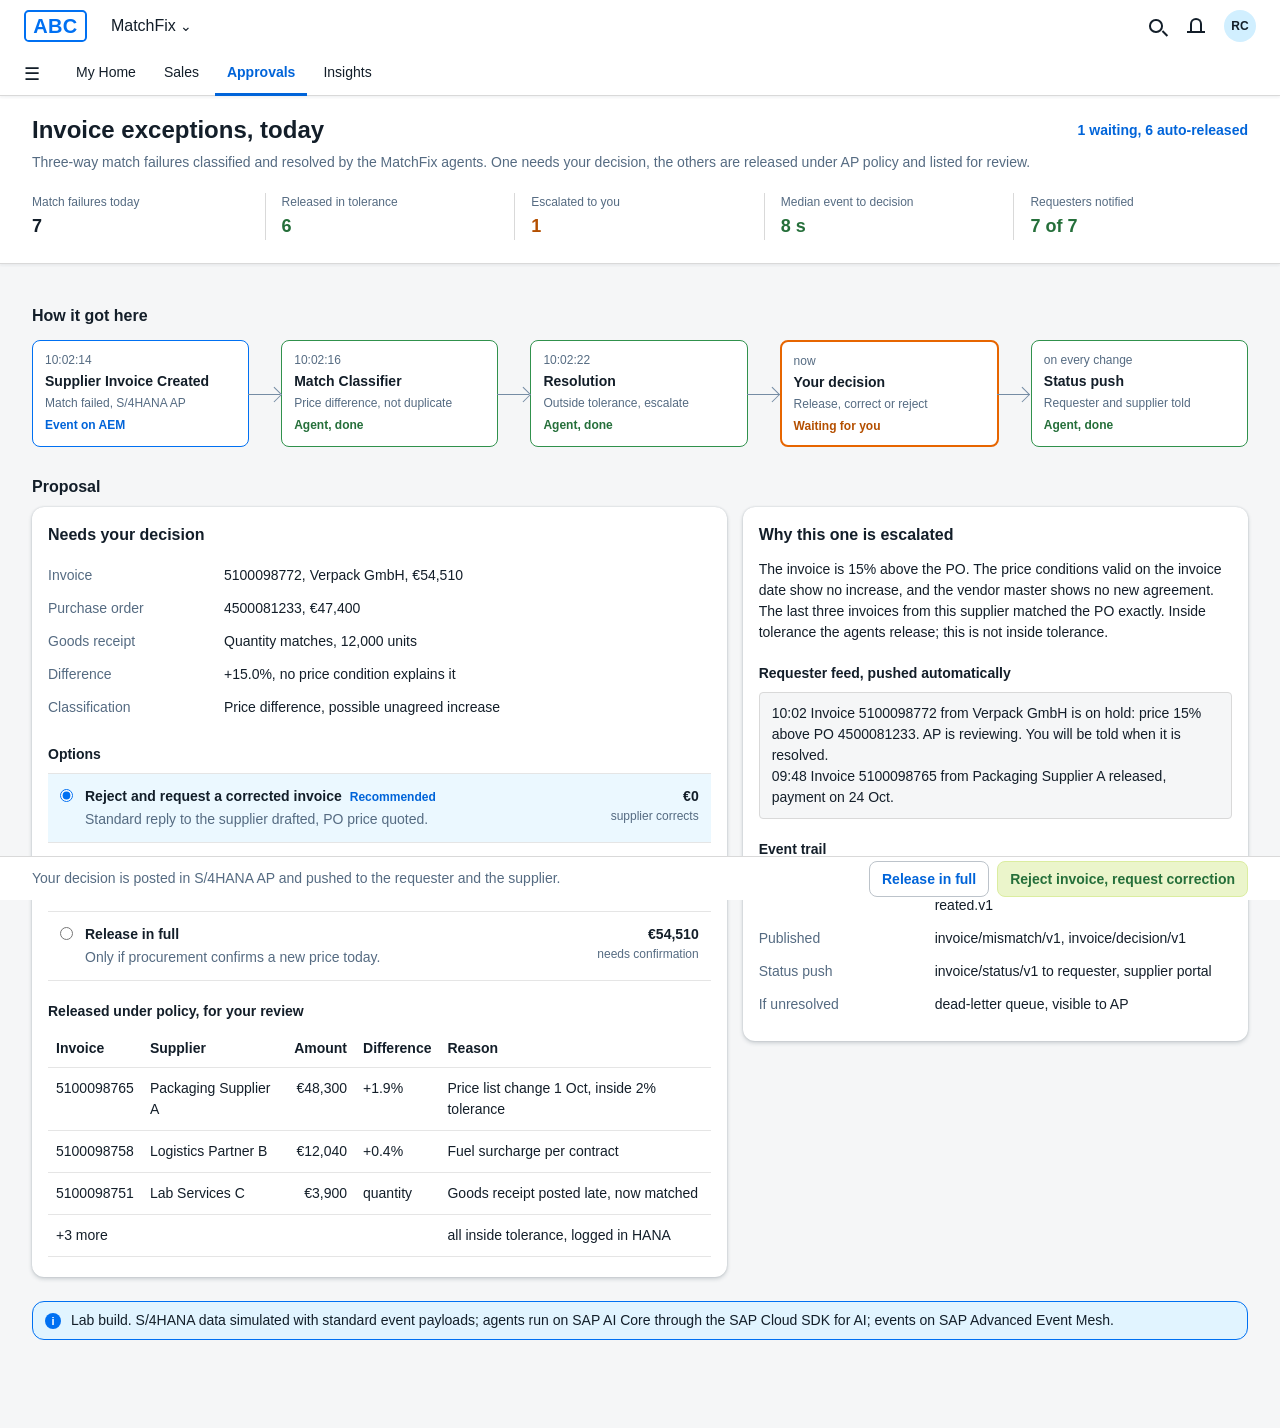
<file: 03_matchfix.html>
<!doctype html><html lang="en"><head><meta charset="utf-8"><meta name="viewport" content="width=device-width,initial-scale=1"><title>MatchFix: invoice exceptions</title><style>
:root{--sapFontFamily:"72","72full",Arial,Helvetica,sans-serif;--sapFontSize:.875rem;--sapBackgroundColor:#f5f6f7;--sapTextColor:#131e29;--sapTitleColor:#131e29;
--sapContent_LabelColor:#556b82;--sapShellColor:#fff;--sapShell_TextColor:#131e29;--sapContent_HeaderShadow:0 .125rem .125rem 0 rgba(34,53,72,.05),inset 0 -.0625rem 0 0 #d9d9d9;
--sapContent_Shadow0:0 0 .125rem 0 rgba(34,53,72,.2),0 .125rem .25rem 0 rgba(34,53,72,.2);--sapGroup_ContentBorderColor:#d9d9d9;--sapList_BorderColor:#e5e5e5;--sapList_HeaderTextColor:#131e29;
--sapList_SelectionBackgroundColor:#ebf8ff;--sapList_SelectionBorderColor:#0064d9;--sapList_Hover_Background:#eaecee;--sapList_TableGroupHeaderBackground:#eff1f2;
--sapButton_Background:#fff;--sapButton_BorderColor:#bcc3ca;--sapButton_TextColor:#0064d9;--sapButton_Emphasized_Background:#0070f2;--sapButton_Emphasized_TextColor:#fff;
--sapButton_Reject_Background:#ffd6e9;--sapButton_Reject_BorderColor:#ffc2de;--sapButton_Reject_TextColor:#aa0808;--sapButton_Accept_Background:#ebf5cb;--sapButton_Accept_BorderColor:#dbeda0;--sapButton_Accept_TextColor:#256f3a;
--sapButton_BorderCornerRadius:.5rem;--sapElement_BorderCornerRadius:.75rem;--sapPositiveTextColor:#256f3a;--sapNegativeTextColor:#aa0808;--sapCriticalTextColor:#b44f00;--sapInformativeTextColor:#0064d9;--sapNeutralColor:#788fa6;
--sapPositiveElementColor:#30914c;--sapNegativeElementColor:#f53232;--sapCriticalElementColor:#e76500;--sapInformativeElementColor:#0070f2;
--sapIndication4_Background:#256f3a;--sapIndication2_Background:#aa0808;--sapIndication3_Background:#e76500;--sapIndication5_Background:#0070f2;
--sapInformationBackground:#e1f4ff;--sapInformationBorderColor:#0070f2;--sapContent_NonInteractiveIconColor:#758ca4;--sapContent_FocusColor:#0032a5;--sapAvatar_6_Background:#d1efff;--sapPageFooter_BorderColor:#d9d9d9;}
*{box-sizing:border-box}html,body{margin:0;height:100%}
body{font-family:var(--sapFontFamily);font-size:var(--sapFontSize);line-height:1.5;color:var(--sapTextColor);background:var(--sapBackgroundColor)}
.shell{height:3.25rem;background:var(--sapShellColor);color:var(--sapShell_TextColor);display:flex;align-items:center;padding:0 1.5rem;position:relative;z-index:2}
.brand .mark{display:inline-block;font-weight:800;font-size:1.25rem;letter-spacing:.02em;color:#0070f2;padding:.1rem .45rem;border:2px solid #0070f2;border-radius:.3rem;line-height:1.2}
.home{margin-left:1.5rem;font-size:1rem;font-weight:400;color:var(--sapShell_TextColor)}.home .chev{font-size:.9rem;color:var(--sapShell_TextColor)}
.ico{width:2rem;height:2rem;display:inline-flex;align-items:center;justify-content:center;color:var(--sapShell_TextColor);font-size:1.1rem;margin-left:.5rem}
.i-search{position:relative;width:.85rem;height:.85rem;border:2px solid #131e29;border-radius:50%;display:inline-block}.i-search::after{content:"";position:absolute;width:2px;height:.45rem;background:#131e29;right:-.3rem;bottom:-.4rem;transform:rotate(-45deg)}
.i-bell{position:relative;width:.8rem;height:.8rem;border:2px solid #131e29;border-bottom:0;border-radius:.5rem .5rem 0 0;display:inline-block;top:-.1rem}.i-bell::after{content:"";position:absolute;left:-.3rem;right:-.3rem;bottom:-.15rem;height:2px;background:#131e29}
.nav{height:2.75rem;background:var(--sapShellColor);box-shadow:var(--sapContent_HeaderShadow);display:flex;align-items:stretch;padding:0 1.5rem;position:relative;z-index:1}
.nav .burger{display:flex;align-items:center;margin-right:1.5rem;color:var(--sapShell_TextColor);font-size:1.1rem}
.nav .tab{display:flex;align-items:center;padding:0 .75rem;margin-right:.25rem;font-size:.875rem;color:var(--sapShell_TextColor);border-bottom:.1875rem solid transparent}
.nav .tab.on{color:#0064d9;font-weight:600;border-bottom-color:#0064d9}
.shell .logo{font-weight:700;font-size:.875rem}.shell .sep{margin:0 .75rem;color:var(--sapContent_NonInteractiveIconColor)}.shell .app{font-size:.875rem}
.shell .right{margin-left:auto;display:flex;align-items:center}
.shell .avatar{width:2rem;height:2rem;border-radius:50%;background:var(--sapAvatar_6_Background);color:var(--sapTextColor);display:flex;align-items:center;justify-content:center;font-weight:700;font-size:.75rem;margin-left:.75rem}
.hdr{background:#fff;box-shadow:var(--sapContent_HeaderShadow);padding:1rem 2rem 1.25rem}
.hdr .top{display:flex;align-items:flex-start}.hdr .top>div:first-child{flex:1 1 auto;min-width:0}
.hdr h1{font-size:1.5rem;font-weight:700;margin:0 0 .25rem;color:var(--sapTitleColor)}.hdr .sub{color:var(--sapContent_LabelColor);margin:0;font-size:.875rem}
.status{font-weight:600;white-space:nowrap;margin-left:1.5rem;padding-top:.5rem}
.status.neg{color:var(--sapNegativeTextColor)}.status.crit{color:var(--sapCriticalTextColor)}.status.pos{color:var(--sapPositiveTextColor)}.status.info{color:var(--sapInformativeTextColor)}
.inv{display:inline-block;padding:0 .5rem;border-radius:.25rem;color:#fff;font-weight:700;font-size:.75rem;line-height:1.25rem;white-space:nowrap}
.inv.neg{background:var(--sapIndication2_Background)}.inv.crit{background:var(--sapIndication3_Background)}.inv.pos{background:var(--sapIndication4_Background)}.inv.info{background:var(--sapIndication5_Background)}
.facts{display:flex;flex-wrap:wrap;margin:1.25rem -1rem 0}.fact{flex:1 1 10rem;padding:0 1rem;margin-bottom:.25rem;border-right:1px solid var(--sapGroup_ContentBorderColor)}.fact:last-child{border-right:0}
.fact .k{color:var(--sapContent_LabelColor);font-size:.75rem}.fact .v{font-size:1.125rem;font-weight:600;margin-top:.125rem;color:var(--sapTextColor)}.fact .v.neg{color:var(--sapNegativeTextColor)}.fact .v.crit{color:var(--sapCriticalTextColor)}.fact .v.pos{color:var(--sapPositiveTextColor)}
.page{max-width:80rem;margin:0 auto;padding:1rem 2rem 5rem}
.sec{margin-top:1.5rem}.sec>h2{font-size:1rem;font-weight:700;margin:0 0 .5rem;color:var(--sapTitleColor)}
.trail{display:flex;align-items:stretch;overflow-x:auto;padding:.25rem 0}
.node{flex:1 1 0;min-width:10rem;background:#fff;border:1px solid var(--sapGroup_ContentBorderColor);border-radius:.5rem;padding:.625rem .75rem;position:relative;margin-right:2rem}
.node:last-child{margin-right:0}
.node:not(:last-child)::after{content:"";position:absolute;right:-2rem;top:50%;width:2rem;height:0;border-top:1px solid var(--sapContent_NonInteractiveIconColor)}
.node:not(:last-child)::before{content:"";position:absolute;right:-1.95rem;top:calc(50% - .3rem);width:.6rem;height:.6rem;border-top:1px solid var(--sapContent_NonInteractiveIconColor);border-right:1px solid var(--sapContent_NonInteractiveIconColor);transform:rotate(45deg);z-index:1}
.node .t{font-size:.75rem;color:var(--sapContent_LabelColor)}.node .n{font-weight:700;margin:.125rem 0;color:var(--sapTitleColor)}.node .d{font-size:.75rem;color:var(--sapContent_LabelColor)}
.node .st{font-size:.75rem;font-weight:600;margin-top:.25rem}
.node.ev{border-color:var(--sapInformativeElementColor)}.node.ev .st{color:var(--sapInformativeTextColor)}
.node.ag{border-color:var(--sapPositiveElementColor)}.node.ag .st{color:var(--sapPositiveTextColor)}
.node.wait{border-color:var(--sapCriticalElementColor);border-width:2px}.node.wait .st{color:var(--sapCriticalTextColor)}
.node.next .st{color:var(--sapContent_LabelColor)}
.grid{display:flex;align-items:flex-start;margin:0 -.5rem}.grid>.block{margin:0 .5rem;min-width:0}.grid>.block:first-child{flex:7 1 0}.grid>.block:last-child{flex:5 1 0}
@media (max-width:860px){.grid{display:block}.grid>.block{margin:0 .5rem 1rem}}
.block{background:#fff;border-radius:var(--sapElement_BorderCornerRadius);box-shadow:var(--sapContent_Shadow0);padding:1rem 1rem 1.25rem}
.block h2{font-size:1rem;font-weight:700;margin:0 0 .75rem;color:var(--sapTitleColor)}.block h3{font-size:.875rem;font-weight:700;margin:1.25rem 0 .5rem;color:var(--sapTitleColor)}
.list{border-top:1px solid var(--sapList_BorderColor)}
.opt{display:flex;align-items:flex-start;padding:.75rem .75rem;border-bottom:1px solid var(--sapList_BorderColor);background:#fff}
.opt.sel{background:var(--sapList_SelectionBackgroundColor)}
.opt>input{flex:0 0 auto;margin:.2rem .75rem 0 0;accent-color:var(--sapButton_Emphasized_Background)}.opt>div:nth-child(2){flex:1 1 auto;min-width:0}.opt>.cost{flex:0 0 auto;margin-left:1rem;text-align:right;white-space:nowrap}
.opt .name{font-weight:600;color:var(--sapTextColor)}.opt .desc{color:var(--sapContent_LabelColor);font-size:.875rem;margin-top:.125rem}
.opt .cost{font-weight:600}.opt .cost small{display:block;font-weight:400;color:var(--sapContent_LabelColor);font-size:.75rem}
.rec{color:var(--sapInformativeTextColor);font-weight:600;font-size:.75rem;margin-left:.5rem;white-space:nowrap}
.form{list-style:none;padding:0;margin:0}.form li{display:flex;padding:.375rem 0}.form .k{flex:0 0 11rem;color:var(--sapContent_LabelColor);padding-right:1rem}.form .v{flex:1 1 auto;min-width:0;overflow-wrap:anywhere;color:var(--sapTextColor)}
.why p{margin:0 0 .5rem}
table{width:100%;border-collapse:collapse;font-size:.875rem}
th{text-align:left;color:var(--sapList_HeaderTextColor);font-weight:700;padding:.5rem .5rem;border-bottom:1px solid var(--sapList_BorderColor);background:#fff}
td{padding:.625rem .5rem;border-bottom:1px solid var(--sapList_BorderColor);vertical-align:top;color:var(--sapTextColor)}tr:last-child td{border-bottom:1px solid var(--sapList_BorderColor)}
td.num,th.num{text-align:right}
.os{font-weight:600}.os.neg{color:var(--sapNegativeTextColor)}.os.crit{color:var(--sapCriticalTextColor)}.os.pos{color:var(--sapPositiveTextColor)}.os.info{color:var(--sapInformativeTextColor)}
.footer{position:fixed;left:0;right:0;bottom:0;height:2.75rem;background:#fff;border-top:1px solid var(--sapPageFooter_BorderColor);padding:0 2rem;display:flex;align-items:center;z-index:2}
.footer .note{color:var(--sapContent_LabelColor);font-size:.875rem;margin-right:auto}
.btn{height:2.25rem;border-radius:var(--sapButton_BorderCornerRadius);padding:0 .75rem;font-family:inherit;font-size:.875rem;font-weight:600;border:1px solid var(--sapButton_BorderColor);background:var(--sapButton_Background);color:var(--sapButton_TextColor);cursor:pointer;margin-left:.5rem;min-width:2.25rem}
.btn:hover{background:var(--sapList_Hover_Background)}
.btn.emph{background:var(--sapButton_Emphasized_Background);border-color:var(--sapButton_Emphasized_Background);color:var(--sapButton_Emphasized_TextColor)}.btn.emph:hover{background:#0057d2}
.btn.reject{background:var(--sapButton_Reject_Background);border-color:var(--sapButton_Reject_BorderColor);color:var(--sapButton_Reject_TextColor)}.btn.reject:hover{background:#ffc2de}
.btn.accept{background:var(--sapButton_Accept_Background);border-color:var(--sapButton_Accept_BorderColor);color:var(--sapButton_Accept_TextColor)}.btn.accept:hover{background:#dbeda0}
.toast{position:fixed;left:50%;bottom:4.5rem;transform:translateX(-50%);background:#131e29;color:#fff;padding:.5rem 1rem;border-radius:.5rem;font-size:.875rem;opacity:0;transition:opacity .2s;pointer-events:none;z-index:3}.toast.show{opacity:1}
.node.done{border-color:var(--sapPositiveElementColor);border-width:1px}.node.done .st{color:var(--sapPositiveTextColor)}
.btn:focus-visible{outline:2px dotted var(--sapContent_FocusColor);outline-offset:-.25rem}
.bars{display:flex;align-items:flex-end;height:5rem;margin:.5rem 0 .25rem}.bars i{display:block;width:.375rem;margin-right:2px;background:var(--sapNeutralColor);opacity:.6}.bars i.hot{background:var(--sapNegativeElementColor);opacity:1}
.legend{font-size:.75rem;color:var(--sapContent_LabelColor)}
.strip{display:flex;align-items:flex-start;background:var(--sapInformationBackground);border:1px solid var(--sapInformationBorderColor);border-radius:var(--sapElement_BorderCornerRadius);padding:.5rem .75rem;font-size:.875rem;margin:.5rem 0}
.strip .i{flex:0 0 auto;width:1rem;height:1rem;border-radius:50%;background:var(--sapInformativeElementColor);color:#fff;font-size:.6875rem;font-weight:700;display:flex;align-items:center;justify-content:center;margin:.2rem .625rem 0 0}
.msg{background:var(--sapBackgroundColor);border:1px solid var(--sapGroup_ContentBorderColor);border-radius:.25rem;padding:.625rem .75rem;font-size:.875rem;white-space:pre-line}
.gate2{display:flex;margin:0 -.375rem}.gate2 .g{flex:1 1 0;margin:0 .375rem;border:1px solid var(--sapGroup_ContentBorderColor);border-radius:.5rem;padding:.625rem .75rem}.gate2 .g b{display:block;margin-bottom:.125rem}
.lab{margin-top:1.5rem}
</style></head>
<body><div class="shell"><span class="brand"><span class="mark">ABC</span></span><span class="home">MatchFix <span class="chev">&#8964;</span></span><div class="right"><span class="ico"><i class="i-search"></i></span><span class="ico"><i class="i-bell"></i></span><span class="avatar">RC</span></div></div><div class="nav"><span class="burger">&#9776;</span><span class="tab">My Home</span><span class="tab">Sales</span><span class="tab on">Approvals</span><span class="tab">Insights</span></div>
<section class="hdr"><div class="top"><div><h1>Invoice exceptions, today</h1><p class="sub">Three-way match failures classified and resolved by the MatchFix agents. One needs your decision, the others are released under AP policy and listed for review.</p></div><span class="status info">1 waiting, 6 auto-released</span></div>
<div class="facts"><div class="fact"><div class="k">Match failures today</div><div class="v ">7</div></div><div class="fact"><div class="k">Released in tolerance</div><div class="v pos">6</div></div><div class="fact"><div class="k">Escalated to you</div><div class="v crit">1</div></div><div class="fact"><div class="k">Median event to decision</div><div class="v pos">8 s</div></div><div class="fact"><div class="k">Requesters notified</div><div class="v pos">7 of 7</div></div></div></section>
<main class="page"><div class="sec"><h2>How it got here</h2><div class="trail"><div class="node ev"><div class="t">10:02:14</div><div class="n">Supplier Invoice Created</div><div class="d">Match failed, S/4HANA AP</div><div class="st">Event on AEM</div></div><div class="node ag"><div class="t">10:02:16</div><div class="n">Match Classifier</div><div class="d">Price difference, not duplicate</div><div class="st">Agent, done</div></div><div class="node ag"><div class="t">10:02:22</div><div class="n">Resolution</div><div class="d">Outside tolerance, escalate</div><div class="st">Agent, done</div></div><div class="node wait"><div class="t">now</div><div class="n">Your decision</div><div class="d">Release, correct or reject</div><div class="st">Waiting for you</div></div><div class="node ag"><div class="t">on every change</div><div class="n">Status push</div><div class="d">Requester and supplier told</div><div class="st">Agent, done</div></div></div></div>
<div class="sec"><h2>Proposal</h2><div class="grid"><div class="block"><h2>Needs your decision</h2>
<ul class="form"><li><span class="k">Invoice</span><span class="v">5100098772, Verpack GmbH, €54,510</span></li><li><span class="k">Purchase order</span><span class="v">4500081233, €47,400</span></li><li><span class="k">Goods receipt</span><span class="v">Quantity matches, 12,000 units</span></li><li><span class="k">Difference</span><span class="v">+15.0%, no price condition explains it</span></li><li><span class="k">Classification</span><span class="v">Price difference, possible unagreed increase</span></li></ul>
<h3>Options</h3><div class="list">
<label class="opt sel"><input type="radio" name="o" checked><div><div class="name">Reject and request a corrected invoice<span class=rec>Recommended</span></div><div class="desc">Standard reply to the supplier drafted, PO price quoted.</div></div><div class="cost">€0<small>supplier corrects</small></div></label>
<label class="opt"><input type="radio" name="o"><div><div class="name">Post with the PO price and dispute the rest</div><div class="desc">Pays €47,400 now, opens a dispute for €7,110.</div></div><div class="cost">€47,400<small>partial payment</small></div></label>
<label class="opt"><input type="radio" name="o"><div><div class="name">Release in full</div><div class="desc">Only if procurement confirms a new price today.</div></div><div class="cost">€54,510<small>needs confirmation</small></div></label></div>
<h3>Released under policy, for your review</h3>
<table><tr><th>Invoice</th><th>Supplier</th><th class="num">Amount</th><th>Difference</th><th>Reason</th></tr>
<tr><td>5100098765</td><td>Packaging Supplier A</td><td class="num">€48,300</td><td>+1.9%</td><td>Price list change 1 Oct, inside 2% tolerance</td></tr>
<tr><td>5100098758</td><td>Logistics Partner B</td><td class="num">€12,040</td><td>+0.4%</td><td>Fuel surcharge per contract</td></tr>
<tr><td>5100098751</td><td>Lab Services C</td><td class="num">€3,900</td><td>quantity</td><td>Goods receipt posted late, now matched</td></tr>
<tr><td>+3 more</td><td></td><td class="num"></td><td></td><td>all inside tolerance, logged in HANA</td></tr></table></div>
<div class="block why"><h2>Why this one is escalated</h2><p class="q">The invoice is 15% above the PO. The price conditions valid on the invoice date show no increase, and the vendor master shows no new agreement. The last three invoices from this supplier matched the PO exactly. Inside tolerance the agents release; this is not inside tolerance.</p>
<h3>Requester feed, pushed automatically</h3><div class="msg">10:02  Invoice 5100098772 from Verpack GmbH is on hold: price 15% above PO 4500081233. AP is reviewing. You will be told when it is resolved.
09:48  Invoice 5100098765 from Packaging Supplier A released, payment on 24 Oct.</div>
<h3>Event trail</h3><ul class="form"><li><span class="k">Trigger</span><span class="v">sap.s4.beh.supplierinvoice.v1.SupplierInvoice.Created.v1</span></li><li><span class="k">Published</span><span class="v">invoice/mismatch/v1, invoice/decision/v1</span></li><li><span class="k">Status push</span><span class="v">invoice/status/v1 to requester, supplier portal</span></li><li><span class="k">If unresolved</span><span class="v">dead-letter queue, visible to AP</span></li></ul></div></div></div><div class="strip lab"><span class="i">i</span><span>Lab build. S/4HANA data simulated with standard event payloads; agents run on SAP AI Core through the SAP Cloud SDK for AI; events on SAP Advanced Event Mesh.</span></div></main>
<div class="footer"><span class="note">Your decision is posted in S/4HANA AP and pushed to the requester and the supplier.</span><button class="btn" onclick="decide(false)">Release in full</button><button class="btn accept" onclick="decide(true)">Reject invoice, request correction</button></div>
<div class="toast" id="toast"></div><script>
function decide(ok){var w=document.querySelector('.node.wait');var n=document.querySelector('.node.next');var t=document.getElementById('toast');
if(w){w.classList.remove('wait');w.classList.add(ok?'done':'ev');w.querySelector('.st').textContent=ok?'Approved by you':'Rejected by you';w.querySelector('.t').textContent=new Date().toTimeString().slice(0,8);}
if(n&&ok){n.classList.remove('next');n.classList.add('ev');n.querySelector('.st').textContent='Event published on AEM';}
var f=document.querySelector('.footer');if(f){f.innerHTML='<span class="note">'+(ok?'Approved. The decision event is on SAP Advanced Event Mesh; subscribers are updating.':'Rejected. The agents have been told; nothing was posted.')+'</span>';}
t.textContent=ok?'Approved':'Rejected';t.classList.add('show');setTimeout(function(){t.classList.remove('show')},2500);}
</script></body></html>
</file>
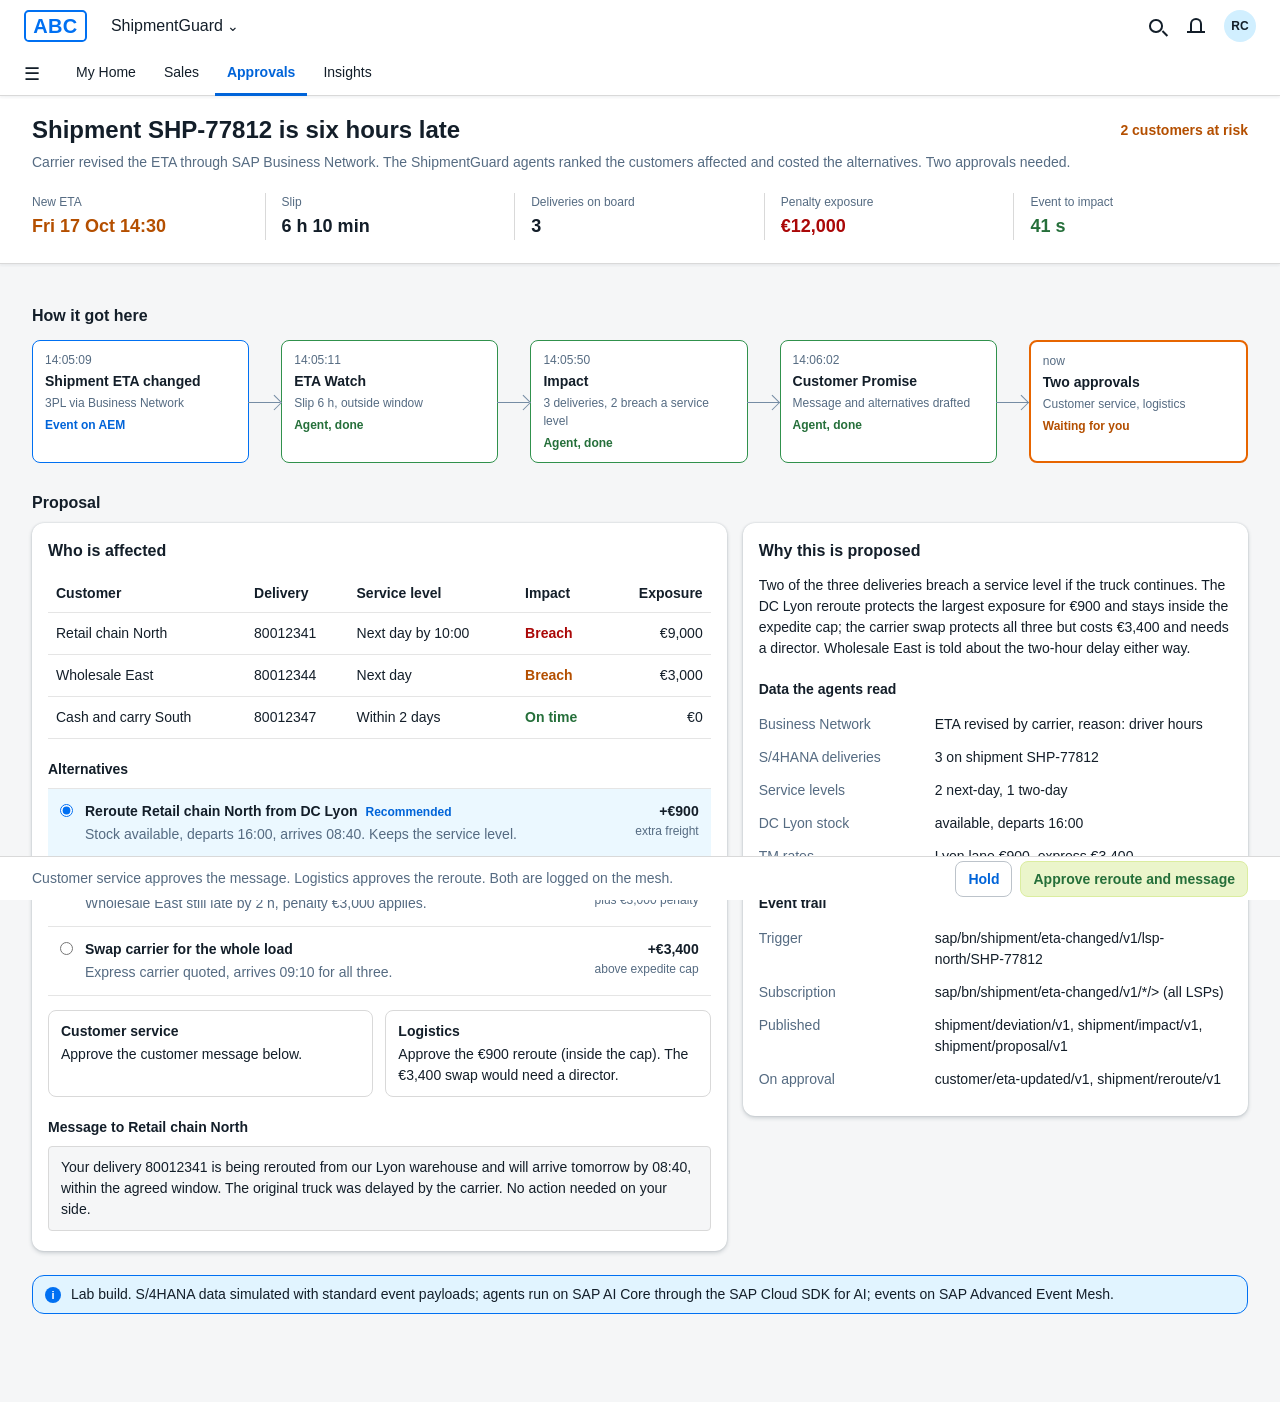
<file: 04_shipmentguard.html>
<!doctype html><html lang="en"><head><meta charset="utf-8"><meta name="viewport" content="width=device-width,initial-scale=1"><title>ShipmentGuard: late shipment</title><style>
:root{--sapFontFamily:"72","72full",Arial,Helvetica,sans-serif;--sapFontSize:.875rem;--sapBackgroundColor:#f5f6f7;--sapTextColor:#131e29;--sapTitleColor:#131e29;
--sapContent_LabelColor:#556b82;--sapShellColor:#fff;--sapShell_TextColor:#131e29;--sapContent_HeaderShadow:0 .125rem .125rem 0 rgba(34,53,72,.05),inset 0 -.0625rem 0 0 #d9d9d9;
--sapContent_Shadow0:0 0 .125rem 0 rgba(34,53,72,.2),0 .125rem .25rem 0 rgba(34,53,72,.2);--sapGroup_ContentBorderColor:#d9d9d9;--sapList_BorderColor:#e5e5e5;--sapList_HeaderTextColor:#131e29;
--sapList_SelectionBackgroundColor:#ebf8ff;--sapList_SelectionBorderColor:#0064d9;--sapList_Hover_Background:#eaecee;--sapList_TableGroupHeaderBackground:#eff1f2;
--sapButton_Background:#fff;--sapButton_BorderColor:#bcc3ca;--sapButton_TextColor:#0064d9;--sapButton_Emphasized_Background:#0070f2;--sapButton_Emphasized_TextColor:#fff;
--sapButton_Reject_Background:#ffd6e9;--sapButton_Reject_BorderColor:#ffc2de;--sapButton_Reject_TextColor:#aa0808;--sapButton_Accept_Background:#ebf5cb;--sapButton_Accept_BorderColor:#dbeda0;--sapButton_Accept_TextColor:#256f3a;
--sapButton_BorderCornerRadius:.5rem;--sapElement_BorderCornerRadius:.75rem;--sapPositiveTextColor:#256f3a;--sapNegativeTextColor:#aa0808;--sapCriticalTextColor:#b44f00;--sapInformativeTextColor:#0064d9;--sapNeutralColor:#788fa6;
--sapPositiveElementColor:#30914c;--sapNegativeElementColor:#f53232;--sapCriticalElementColor:#e76500;--sapInformativeElementColor:#0070f2;
--sapIndication4_Background:#256f3a;--sapIndication2_Background:#aa0808;--sapIndication3_Background:#e76500;--sapIndication5_Background:#0070f2;
--sapInformationBackground:#e1f4ff;--sapInformationBorderColor:#0070f2;--sapContent_NonInteractiveIconColor:#758ca4;--sapContent_FocusColor:#0032a5;--sapAvatar_6_Background:#d1efff;--sapPageFooter_BorderColor:#d9d9d9;}
*{box-sizing:border-box}html,body{margin:0;height:100%}
body{font-family:var(--sapFontFamily);font-size:var(--sapFontSize);line-height:1.5;color:var(--sapTextColor);background:var(--sapBackgroundColor)}
.shell{height:3.25rem;background:var(--sapShellColor);color:var(--sapShell_TextColor);display:flex;align-items:center;padding:0 1.5rem;position:relative;z-index:2}
.brand .mark{display:inline-block;font-weight:800;font-size:1.25rem;letter-spacing:.02em;color:#0070f2;padding:.1rem .45rem;border:2px solid #0070f2;border-radius:.3rem;line-height:1.2}
.home{margin-left:1.5rem;font-size:1rem;font-weight:400;color:var(--sapShell_TextColor)}.home .chev{font-size:.9rem;color:var(--sapShell_TextColor)}
.ico{width:2rem;height:2rem;display:inline-flex;align-items:center;justify-content:center;color:var(--sapShell_TextColor);font-size:1.1rem;margin-left:.5rem}
.i-search{position:relative;width:.85rem;height:.85rem;border:2px solid #131e29;border-radius:50%;display:inline-block}.i-search::after{content:"";position:absolute;width:2px;height:.45rem;background:#131e29;right:-.3rem;bottom:-.4rem;transform:rotate(-45deg)}
.i-bell{position:relative;width:.8rem;height:.8rem;border:2px solid #131e29;border-bottom:0;border-radius:.5rem .5rem 0 0;display:inline-block;top:-.1rem}.i-bell::after{content:"";position:absolute;left:-.3rem;right:-.3rem;bottom:-.15rem;height:2px;background:#131e29}
.nav{height:2.75rem;background:var(--sapShellColor);box-shadow:var(--sapContent_HeaderShadow);display:flex;align-items:stretch;padding:0 1.5rem;position:relative;z-index:1}
.nav .burger{display:flex;align-items:center;margin-right:1.5rem;color:var(--sapShell_TextColor);font-size:1.1rem}
.nav .tab{display:flex;align-items:center;padding:0 .75rem;margin-right:.25rem;font-size:.875rem;color:var(--sapShell_TextColor);border-bottom:.1875rem solid transparent}
.nav .tab.on{color:#0064d9;font-weight:600;border-bottom-color:#0064d9}
.shell .logo{font-weight:700;font-size:.875rem}.shell .sep{margin:0 .75rem;color:var(--sapContent_NonInteractiveIconColor)}.shell .app{font-size:.875rem}
.shell .right{margin-left:auto;display:flex;align-items:center}
.shell .avatar{width:2rem;height:2rem;border-radius:50%;background:var(--sapAvatar_6_Background);color:var(--sapTextColor);display:flex;align-items:center;justify-content:center;font-weight:700;font-size:.75rem;margin-left:.75rem}
.hdr{background:#fff;box-shadow:var(--sapContent_HeaderShadow);padding:1rem 2rem 1.25rem}
.hdr .top{display:flex;align-items:flex-start}.hdr .top>div:first-child{flex:1 1 auto;min-width:0}
.hdr h1{font-size:1.5rem;font-weight:700;margin:0 0 .25rem;color:var(--sapTitleColor)}.hdr .sub{color:var(--sapContent_LabelColor);margin:0;font-size:.875rem}
.status{font-weight:600;white-space:nowrap;margin-left:1.5rem;padding-top:.5rem}
.status.neg{color:var(--sapNegativeTextColor)}.status.crit{color:var(--sapCriticalTextColor)}.status.pos{color:var(--sapPositiveTextColor)}.status.info{color:var(--sapInformativeTextColor)}
.inv{display:inline-block;padding:0 .5rem;border-radius:.25rem;color:#fff;font-weight:700;font-size:.75rem;line-height:1.25rem;white-space:nowrap}
.inv.neg{background:var(--sapIndication2_Background)}.inv.crit{background:var(--sapIndication3_Background)}.inv.pos{background:var(--sapIndication4_Background)}.inv.info{background:var(--sapIndication5_Background)}
.facts{display:flex;flex-wrap:wrap;margin:1.25rem -1rem 0}.fact{flex:1 1 10rem;padding:0 1rem;margin-bottom:.25rem;border-right:1px solid var(--sapGroup_ContentBorderColor)}.fact:last-child{border-right:0}
.fact .k{color:var(--sapContent_LabelColor);font-size:.75rem}.fact .v{font-size:1.125rem;font-weight:600;margin-top:.125rem;color:var(--sapTextColor)}.fact .v.neg{color:var(--sapNegativeTextColor)}.fact .v.crit{color:var(--sapCriticalTextColor)}.fact .v.pos{color:var(--sapPositiveTextColor)}
.page{max-width:80rem;margin:0 auto;padding:1rem 2rem 5rem}
.sec{margin-top:1.5rem}.sec>h2{font-size:1rem;font-weight:700;margin:0 0 .5rem;color:var(--sapTitleColor)}
.trail{display:flex;align-items:stretch;overflow-x:auto;padding:.25rem 0}
.node{flex:1 1 0;min-width:10rem;background:#fff;border:1px solid var(--sapGroup_ContentBorderColor);border-radius:.5rem;padding:.625rem .75rem;position:relative;margin-right:2rem}
.node:last-child{margin-right:0}
.node:not(:last-child)::after{content:"";position:absolute;right:-2rem;top:50%;width:2rem;height:0;border-top:1px solid var(--sapContent_NonInteractiveIconColor)}
.node:not(:last-child)::before{content:"";position:absolute;right:-1.95rem;top:calc(50% - .3rem);width:.6rem;height:.6rem;border-top:1px solid var(--sapContent_NonInteractiveIconColor);border-right:1px solid var(--sapContent_NonInteractiveIconColor);transform:rotate(45deg);z-index:1}
.node .t{font-size:.75rem;color:var(--sapContent_LabelColor)}.node .n{font-weight:700;margin:.125rem 0;color:var(--sapTitleColor)}.node .d{font-size:.75rem;color:var(--sapContent_LabelColor)}
.node .st{font-size:.75rem;font-weight:600;margin-top:.25rem}
.node.ev{border-color:var(--sapInformativeElementColor)}.node.ev .st{color:var(--sapInformativeTextColor)}
.node.ag{border-color:var(--sapPositiveElementColor)}.node.ag .st{color:var(--sapPositiveTextColor)}
.node.wait{border-color:var(--sapCriticalElementColor);border-width:2px}.node.wait .st{color:var(--sapCriticalTextColor)}
.node.next .st{color:var(--sapContent_LabelColor)}
.grid{display:flex;align-items:flex-start;margin:0 -.5rem}.grid>.block{margin:0 .5rem;min-width:0}.grid>.block:first-child{flex:7 1 0}.grid>.block:last-child{flex:5 1 0}
@media (max-width:860px){.grid{display:block}.grid>.block{margin:0 .5rem 1rem}}
.block{background:#fff;border-radius:var(--sapElement_BorderCornerRadius);box-shadow:var(--sapContent_Shadow0);padding:1rem 1rem 1.25rem}
.block h2{font-size:1rem;font-weight:700;margin:0 0 .75rem;color:var(--sapTitleColor)}.block h3{font-size:.875rem;font-weight:700;margin:1.25rem 0 .5rem;color:var(--sapTitleColor)}
.list{border-top:1px solid var(--sapList_BorderColor)}
.opt{display:flex;align-items:flex-start;padding:.75rem .75rem;border-bottom:1px solid var(--sapList_BorderColor);background:#fff}
.opt.sel{background:var(--sapList_SelectionBackgroundColor)}
.opt>input{flex:0 0 auto;margin:.2rem .75rem 0 0;accent-color:var(--sapButton_Emphasized_Background)}.opt>div:nth-child(2){flex:1 1 auto;min-width:0}.opt>.cost{flex:0 0 auto;margin-left:1rem;text-align:right;white-space:nowrap}
.opt .name{font-weight:600;color:var(--sapTextColor)}.opt .desc{color:var(--sapContent_LabelColor);font-size:.875rem;margin-top:.125rem}
.opt .cost{font-weight:600}.opt .cost small{display:block;font-weight:400;color:var(--sapContent_LabelColor);font-size:.75rem}
.rec{color:var(--sapInformativeTextColor);font-weight:600;font-size:.75rem;margin-left:.5rem;white-space:nowrap}
.form{list-style:none;padding:0;margin:0}.form li{display:flex;padding:.375rem 0}.form .k{flex:0 0 11rem;color:var(--sapContent_LabelColor);padding-right:1rem}.form .v{flex:1 1 auto;min-width:0;overflow-wrap:anywhere;color:var(--sapTextColor)}
.why p{margin:0 0 .5rem}
table{width:100%;border-collapse:collapse;font-size:.875rem}
th{text-align:left;color:var(--sapList_HeaderTextColor);font-weight:700;padding:.5rem .5rem;border-bottom:1px solid var(--sapList_BorderColor);background:#fff}
td{padding:.625rem .5rem;border-bottom:1px solid var(--sapList_BorderColor);vertical-align:top;color:var(--sapTextColor)}tr:last-child td{border-bottom:1px solid var(--sapList_BorderColor)}
td.num,th.num{text-align:right}
.os{font-weight:600}.os.neg{color:var(--sapNegativeTextColor)}.os.crit{color:var(--sapCriticalTextColor)}.os.pos{color:var(--sapPositiveTextColor)}.os.info{color:var(--sapInformativeTextColor)}
.footer{position:fixed;left:0;right:0;bottom:0;height:2.75rem;background:#fff;border-top:1px solid var(--sapPageFooter_BorderColor);padding:0 2rem;display:flex;align-items:center;z-index:2}
.footer .note{color:var(--sapContent_LabelColor);font-size:.875rem;margin-right:auto}
.btn{height:2.25rem;border-radius:var(--sapButton_BorderCornerRadius);padding:0 .75rem;font-family:inherit;font-size:.875rem;font-weight:600;border:1px solid var(--sapButton_BorderColor);background:var(--sapButton_Background);color:var(--sapButton_TextColor);cursor:pointer;margin-left:.5rem;min-width:2.25rem}
.btn:hover{background:var(--sapList_Hover_Background)}
.btn.emph{background:var(--sapButton_Emphasized_Background);border-color:var(--sapButton_Emphasized_Background);color:var(--sapButton_Emphasized_TextColor)}.btn.emph:hover{background:#0057d2}
.btn.reject{background:var(--sapButton_Reject_Background);border-color:var(--sapButton_Reject_BorderColor);color:var(--sapButton_Reject_TextColor)}.btn.reject:hover{background:#ffc2de}
.btn.accept{background:var(--sapButton_Accept_Background);border-color:var(--sapButton_Accept_BorderColor);color:var(--sapButton_Accept_TextColor)}.btn.accept:hover{background:#dbeda0}
.toast{position:fixed;left:50%;bottom:4.5rem;transform:translateX(-50%);background:#131e29;color:#fff;padding:.5rem 1rem;border-radius:.5rem;font-size:.875rem;opacity:0;transition:opacity .2s;pointer-events:none;z-index:3}.toast.show{opacity:1}
.node.done{border-color:var(--sapPositiveElementColor);border-width:1px}.node.done .st{color:var(--sapPositiveTextColor)}
.btn:focus-visible{outline:2px dotted var(--sapContent_FocusColor);outline-offset:-.25rem}
.bars{display:flex;align-items:flex-end;height:5rem;margin:.5rem 0 .25rem}.bars i{display:block;width:.375rem;margin-right:2px;background:var(--sapNeutralColor);opacity:.6}.bars i.hot{background:var(--sapNegativeElementColor);opacity:1}
.legend{font-size:.75rem;color:var(--sapContent_LabelColor)}
.strip{display:flex;align-items:flex-start;background:var(--sapInformationBackground);border:1px solid var(--sapInformationBorderColor);border-radius:var(--sapElement_BorderCornerRadius);padding:.5rem .75rem;font-size:.875rem;margin:.5rem 0}
.strip .i{flex:0 0 auto;width:1rem;height:1rem;border-radius:50%;background:var(--sapInformativeElementColor);color:#fff;font-size:.6875rem;font-weight:700;display:flex;align-items:center;justify-content:center;margin:.2rem .625rem 0 0}
.msg{background:var(--sapBackgroundColor);border:1px solid var(--sapGroup_ContentBorderColor);border-radius:.25rem;padding:.625rem .75rem;font-size:.875rem;white-space:pre-line}
.gate2{display:flex;margin:0 -.375rem}.gate2 .g{flex:1 1 0;margin:0 .375rem;border:1px solid var(--sapGroup_ContentBorderColor);border-radius:.5rem;padding:.625rem .75rem}.gate2 .g b{display:block;margin-bottom:.125rem}
.lab{margin-top:1.5rem}
</style></head>
<body><div class="shell"><span class="brand"><span class="mark">ABC</span></span><span class="home">ShipmentGuard <span class="chev">&#8964;</span></span><div class="right"><span class="ico"><i class="i-search"></i></span><span class="ico"><i class="i-bell"></i></span><span class="avatar">RC</span></div></div><div class="nav"><span class="burger">&#9776;</span><span class="tab">My Home</span><span class="tab">Sales</span><span class="tab on">Approvals</span><span class="tab">Insights</span></div>
<section class="hdr"><div class="top"><div><h1>Shipment SHP-77812 is six hours late</h1><p class="sub">Carrier revised the ETA through SAP Business Network. The ShipmentGuard agents ranked the customers affected and costed the alternatives. Two approvals needed.</p></div><span class="status crit">2 customers at risk</span></div>
<div class="facts"><div class="fact"><div class="k">New ETA</div><div class="v crit">Fri 17 Oct 14:30</div></div><div class="fact"><div class="k">Slip</div><div class="v ">6 h 10 min</div></div><div class="fact"><div class="k">Deliveries on board</div><div class="v ">3</div></div><div class="fact"><div class="k">Penalty exposure</div><div class="v neg">€12,000</div></div><div class="fact"><div class="k">Event to impact</div><div class="v pos">41 s</div></div></div></section>
<main class="page"><div class="sec"><h2>How it got here</h2><div class="trail"><div class="node ev"><div class="t">14:05:09</div><div class="n">Shipment ETA changed</div><div class="d">3PL via Business Network</div><div class="st">Event on AEM</div></div><div class="node ag"><div class="t">14:05:11</div><div class="n">ETA Watch</div><div class="d">Slip 6 h, outside window</div><div class="st">Agent, done</div></div><div class="node ag"><div class="t">14:05:50</div><div class="n">Impact</div><div class="d">3 deliveries, 2 breach a service level</div><div class="st">Agent, done</div></div><div class="node ag"><div class="t">14:06:02</div><div class="n">Customer Promise</div><div class="d">Message and alternatives drafted</div><div class="st">Agent, done</div></div><div class="node wait"><div class="t">now</div><div class="n">Two approvals</div><div class="d">Customer service, logistics</div><div class="st">Waiting for you</div></div></div></div>
<div class="sec"><h2>Proposal</h2><div class="grid"><div class="block"><h2>Who is affected</h2>
<table><tr><th>Customer</th><th>Delivery</th><th>Service level</th><th>Impact</th><th class="num">Exposure</th></tr>
<tr><td>Retail chain North</td><td>80012341</td><td>Next day by 10:00</td><td><span class="os neg">Breach</span></td><td class="num">€9,000</td></tr>
<tr><td>Wholesale East</td><td>80012344</td><td>Next day</td><td><span class="os crit">Breach</span></td><td class="num">€3,000</td></tr>
<tr><td>Cash and carry South</td><td>80012347</td><td>Within 2 days</td><td><span class="os pos">On time</span></td><td class="num">€0</td></tr></table>
<h3>Alternatives</h3><div class="list">
<label class="opt sel"><input type="radio" name="o" checked><div><div class="name">Reroute Retail chain North from DC Lyon<span class=rec>Recommended</span></div><div class="desc">Stock available, departs 16:00, arrives 08:40. Keeps the service level.</div></div><div class="cost">+€900<small>extra freight</small></div></label>
<label class="opt"><input type="radio" name="o"><div><div class="name">Split: Lyon for North, truck continues to East and South</div><div class="desc">Wholesale East still late by 2 h, penalty €3,000 applies.</div></div><div class="cost">+€900<small>plus €3,000 penalty</small></div></label>
<label class="opt"><input type="radio" name="o"><div><div class="name">Swap carrier for the whole load</div><div class="desc">Express carrier quoted, arrives 09:10 for all three.</div></div><div class="cost">+€3,400<small>above expedite cap</small></div></label></div>
<div class="gate2" style="margin-top:14px"><div class="g"><b>Customer service</b>Approve the customer message below.</div><div class="g"><b>Logistics</b>Approve the €900 reroute (inside the cap). The €3,400 swap would need a director.</div></div>
<h3>Message to Retail chain North</h3><div class="msg">Your delivery 80012341 is being rerouted from our Lyon warehouse and will arrive tomorrow by 08:40, within the agreed window. The original truck was delayed by the carrier. No action needed on your side.</div></div>
<div class="block why"><h2>Why this is proposed</h2><p class="q">Two of the three deliveries breach a service level if the truck continues. The DC Lyon reroute protects the largest exposure for €900 and stays inside the expedite cap; the carrier swap protects all three but costs €3,400 and needs a director. Wholesale East is told about the two-hour delay either way.</p>
<h3>Data the agents read</h3><ul class="form"><li><span class="k">Business Network</span><span class="v">ETA revised by carrier, reason: driver hours</span></li><li><span class="k">S/4HANA deliveries</span><span class="v">3 on shipment SHP-77812</span></li><li><span class="k">Service levels</span><span class="v">2 next-day, 1 two-day</span></li><li><span class="k">DC Lyon stock</span><span class="v">available, departs 16:00</span></li><li><span class="k">TM rates</span><span class="v">Lyon lane €900, express €3,400</span></li></ul>
<h3>Event trail</h3><ul class="form"><li><span class="k">Trigger</span><span class="v">sap/bn/shipment/eta-changed/v1/lsp-north/SHP-77812</span></li><li><span class="k">Subscription</span><span class="v">sap/bn/shipment/eta-changed/v1/*/&gt; (all LSPs)</span></li><li><span class="k">Published</span><span class="v">shipment/deviation/v1, shipment/impact/v1, shipment/proposal/v1</span></li><li><span class="k">On approval</span><span class="v">customer/eta-updated/v1, shipment/reroute/v1</span></li></ul></div></div></div><div class="strip lab"><span class="i">i</span><span>Lab build. S/4HANA data simulated with standard event payloads; agents run on SAP AI Core through the SAP Cloud SDK for AI; events on SAP Advanced Event Mesh.</span></div></main>
<div class="footer"><span class="note">Customer service approves the message. Logistics approves the reroute. Both are logged on the mesh.</span><button class="btn" onclick="decide(false)">Hold</button><button class="btn accept" onclick="decide(true)">Approve reroute and message</button></div>
<div class="toast" id="toast"></div><script>
function decide(ok){var w=document.querySelector('.node.wait');var n=document.querySelector('.node.next');var t=document.getElementById('toast');
if(w){w.classList.remove('wait');w.classList.add(ok?'done':'ev');w.querySelector('.st').textContent=ok?'Approved by you':'Rejected by you';w.querySelector('.t').textContent=new Date().toTimeString().slice(0,8);}
if(n&&ok){n.classList.remove('next');n.classList.add('ev');n.querySelector('.st').textContent='Event published on AEM';}
var f=document.querySelector('.footer');if(f){f.innerHTML='<span class="note">'+(ok?'Approved. The decision event is on SAP Advanced Event Mesh; subscribers are updating.':'Rejected. The agents have been told; nothing was posted.')+'</span>';}
t.textContent=ok?'Approved':'Rejected';t.classList.add('show');setTimeout(function(){t.classList.remove('show')},2500);}
</script></body></html>
</file>
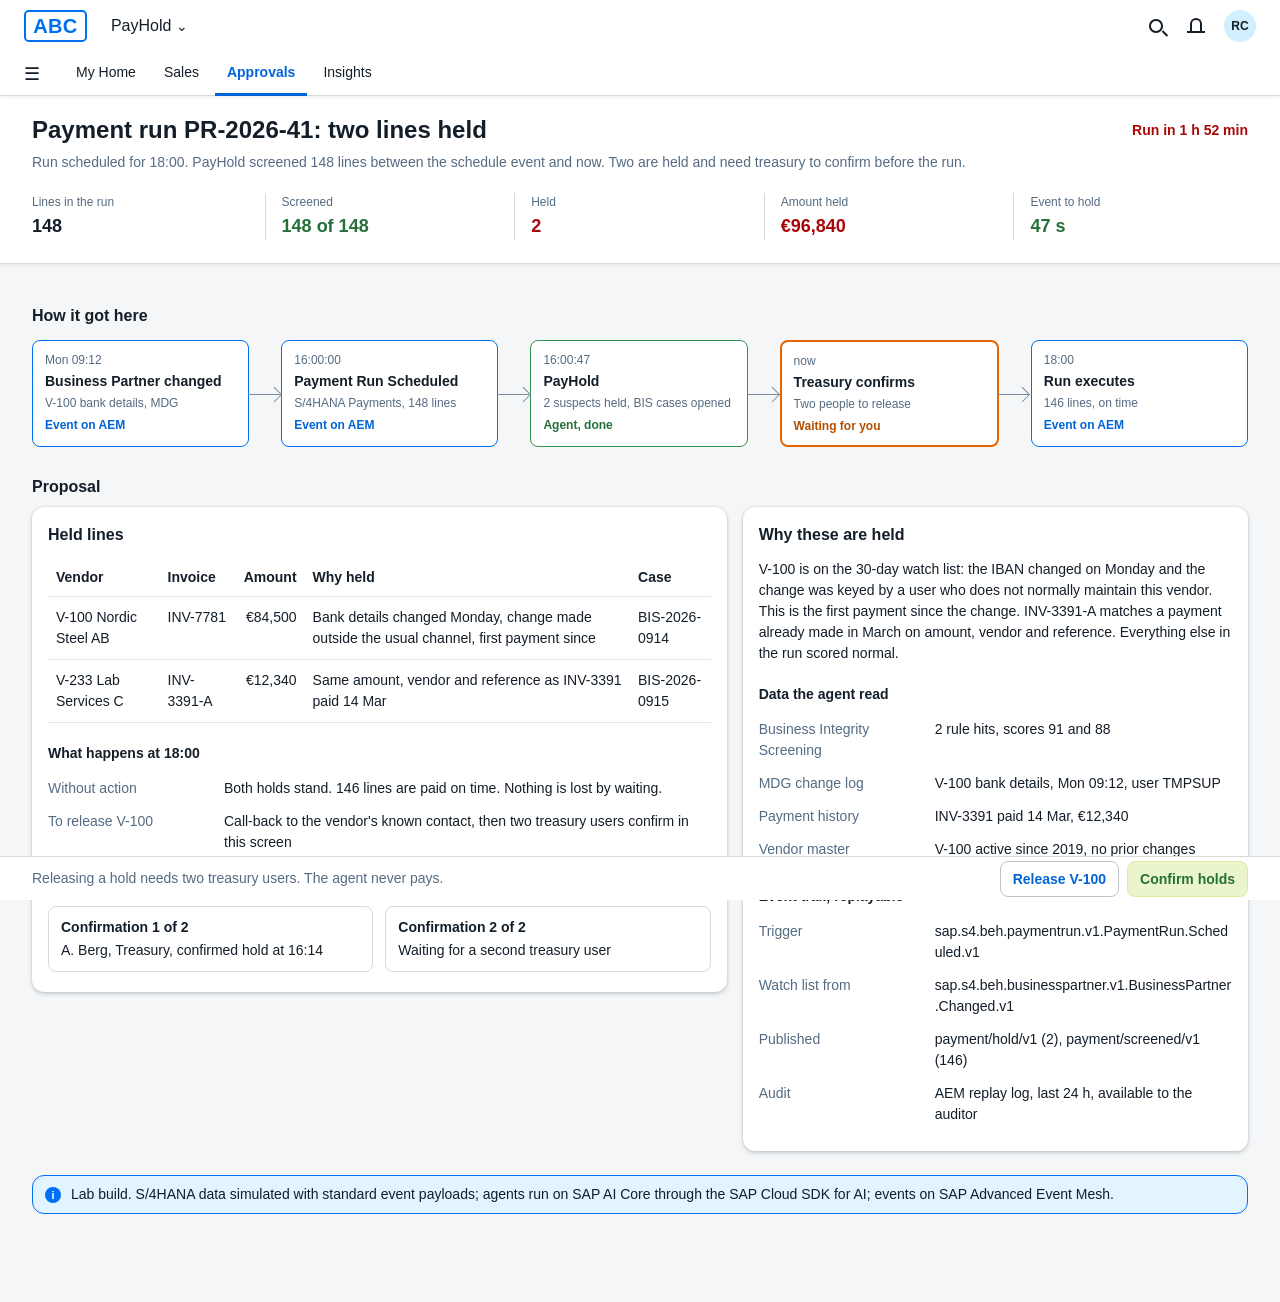
<file: 05_payhold.html>
<!doctype html><html lang="en"><head><meta charset="utf-8"><meta name="viewport" content="width=device-width,initial-scale=1"><title>PayHold: payment run</title><style>
:root{--sapFontFamily:"72","72full",Arial,Helvetica,sans-serif;--sapFontSize:.875rem;--sapBackgroundColor:#f5f6f7;--sapTextColor:#131e29;--sapTitleColor:#131e29;
--sapContent_LabelColor:#556b82;--sapShellColor:#fff;--sapShell_TextColor:#131e29;--sapContent_HeaderShadow:0 .125rem .125rem 0 rgba(34,53,72,.05),inset 0 -.0625rem 0 0 #d9d9d9;
--sapContent_Shadow0:0 0 .125rem 0 rgba(34,53,72,.2),0 .125rem .25rem 0 rgba(34,53,72,.2);--sapGroup_ContentBorderColor:#d9d9d9;--sapList_BorderColor:#e5e5e5;--sapList_HeaderTextColor:#131e29;
--sapList_SelectionBackgroundColor:#ebf8ff;--sapList_SelectionBorderColor:#0064d9;--sapList_Hover_Background:#eaecee;--sapList_TableGroupHeaderBackground:#eff1f2;
--sapButton_Background:#fff;--sapButton_BorderColor:#bcc3ca;--sapButton_TextColor:#0064d9;--sapButton_Emphasized_Background:#0070f2;--sapButton_Emphasized_TextColor:#fff;
--sapButton_Reject_Background:#ffd6e9;--sapButton_Reject_BorderColor:#ffc2de;--sapButton_Reject_TextColor:#aa0808;--sapButton_Accept_Background:#ebf5cb;--sapButton_Accept_BorderColor:#dbeda0;--sapButton_Accept_TextColor:#256f3a;
--sapButton_BorderCornerRadius:.5rem;--sapElement_BorderCornerRadius:.75rem;--sapPositiveTextColor:#256f3a;--sapNegativeTextColor:#aa0808;--sapCriticalTextColor:#b44f00;--sapInformativeTextColor:#0064d9;--sapNeutralColor:#788fa6;
--sapPositiveElementColor:#30914c;--sapNegativeElementColor:#f53232;--sapCriticalElementColor:#e76500;--sapInformativeElementColor:#0070f2;
--sapIndication4_Background:#256f3a;--sapIndication2_Background:#aa0808;--sapIndication3_Background:#e76500;--sapIndication5_Background:#0070f2;
--sapInformationBackground:#e1f4ff;--sapInformationBorderColor:#0070f2;--sapContent_NonInteractiveIconColor:#758ca4;--sapContent_FocusColor:#0032a5;--sapAvatar_6_Background:#d1efff;--sapPageFooter_BorderColor:#d9d9d9;}
*{box-sizing:border-box}html,body{margin:0;height:100%}
body{font-family:var(--sapFontFamily);font-size:var(--sapFontSize);line-height:1.5;color:var(--sapTextColor);background:var(--sapBackgroundColor)}
.shell{height:3.25rem;background:var(--sapShellColor);color:var(--sapShell_TextColor);display:flex;align-items:center;padding:0 1.5rem;position:relative;z-index:2}
.brand .mark{display:inline-block;font-weight:800;font-size:1.25rem;letter-spacing:.02em;color:#0070f2;padding:.1rem .45rem;border:2px solid #0070f2;border-radius:.3rem;line-height:1.2}
.home{margin-left:1.5rem;font-size:1rem;font-weight:400;color:var(--sapShell_TextColor)}.home .chev{font-size:.9rem;color:var(--sapShell_TextColor)}
.ico{width:2rem;height:2rem;display:inline-flex;align-items:center;justify-content:center;color:var(--sapShell_TextColor);font-size:1.1rem;margin-left:.5rem}
.i-search{position:relative;width:.85rem;height:.85rem;border:2px solid #131e29;border-radius:50%;display:inline-block}.i-search::after{content:"";position:absolute;width:2px;height:.45rem;background:#131e29;right:-.3rem;bottom:-.4rem;transform:rotate(-45deg)}
.i-bell{position:relative;width:.8rem;height:.8rem;border:2px solid #131e29;border-bottom:0;border-radius:.5rem .5rem 0 0;display:inline-block;top:-.1rem}.i-bell::after{content:"";position:absolute;left:-.3rem;right:-.3rem;bottom:-.15rem;height:2px;background:#131e29}
.nav{height:2.75rem;background:var(--sapShellColor);box-shadow:var(--sapContent_HeaderShadow);display:flex;align-items:stretch;padding:0 1.5rem;position:relative;z-index:1}
.nav .burger{display:flex;align-items:center;margin-right:1.5rem;color:var(--sapShell_TextColor);font-size:1.1rem}
.nav .tab{display:flex;align-items:center;padding:0 .75rem;margin-right:.25rem;font-size:.875rem;color:var(--sapShell_TextColor);border-bottom:.1875rem solid transparent}
.nav .tab.on{color:#0064d9;font-weight:600;border-bottom-color:#0064d9}
.shell .logo{font-weight:700;font-size:.875rem}.shell .sep{margin:0 .75rem;color:var(--sapContent_NonInteractiveIconColor)}.shell .app{font-size:.875rem}
.shell .right{margin-left:auto;display:flex;align-items:center}
.shell .avatar{width:2rem;height:2rem;border-radius:50%;background:var(--sapAvatar_6_Background);color:var(--sapTextColor);display:flex;align-items:center;justify-content:center;font-weight:700;font-size:.75rem;margin-left:.75rem}
.hdr{background:#fff;box-shadow:var(--sapContent_HeaderShadow);padding:1rem 2rem 1.25rem}
.hdr .top{display:flex;align-items:flex-start}.hdr .top>div:first-child{flex:1 1 auto;min-width:0}
.hdr h1{font-size:1.5rem;font-weight:700;margin:0 0 .25rem;color:var(--sapTitleColor)}.hdr .sub{color:var(--sapContent_LabelColor);margin:0;font-size:.875rem}
.status{font-weight:600;white-space:nowrap;margin-left:1.5rem;padding-top:.5rem}
.status.neg{color:var(--sapNegativeTextColor)}.status.crit{color:var(--sapCriticalTextColor)}.status.pos{color:var(--sapPositiveTextColor)}.status.info{color:var(--sapInformativeTextColor)}
.inv{display:inline-block;padding:0 .5rem;border-radius:.25rem;color:#fff;font-weight:700;font-size:.75rem;line-height:1.25rem;white-space:nowrap}
.inv.neg{background:var(--sapIndication2_Background)}.inv.crit{background:var(--sapIndication3_Background)}.inv.pos{background:var(--sapIndication4_Background)}.inv.info{background:var(--sapIndication5_Background)}
.facts{display:flex;flex-wrap:wrap;margin:1.25rem -1rem 0}.fact{flex:1 1 10rem;padding:0 1rem;margin-bottom:.25rem;border-right:1px solid var(--sapGroup_ContentBorderColor)}.fact:last-child{border-right:0}
.fact .k{color:var(--sapContent_LabelColor);font-size:.75rem}.fact .v{font-size:1.125rem;font-weight:600;margin-top:.125rem;color:var(--sapTextColor)}.fact .v.neg{color:var(--sapNegativeTextColor)}.fact .v.crit{color:var(--sapCriticalTextColor)}.fact .v.pos{color:var(--sapPositiveTextColor)}
.page{max-width:80rem;margin:0 auto;padding:1rem 2rem 5rem}
.sec{margin-top:1.5rem}.sec>h2{font-size:1rem;font-weight:700;margin:0 0 .5rem;color:var(--sapTitleColor)}
.trail{display:flex;align-items:stretch;overflow-x:auto;padding:.25rem 0}
.node{flex:1 1 0;min-width:10rem;background:#fff;border:1px solid var(--sapGroup_ContentBorderColor);border-radius:.5rem;padding:.625rem .75rem;position:relative;margin-right:2rem}
.node:last-child{margin-right:0}
.node:not(:last-child)::after{content:"";position:absolute;right:-2rem;top:50%;width:2rem;height:0;border-top:1px solid var(--sapContent_NonInteractiveIconColor)}
.node:not(:last-child)::before{content:"";position:absolute;right:-1.95rem;top:calc(50% - .3rem);width:.6rem;height:.6rem;border-top:1px solid var(--sapContent_NonInteractiveIconColor);border-right:1px solid var(--sapContent_NonInteractiveIconColor);transform:rotate(45deg);z-index:1}
.node .t{font-size:.75rem;color:var(--sapContent_LabelColor)}.node .n{font-weight:700;margin:.125rem 0;color:var(--sapTitleColor)}.node .d{font-size:.75rem;color:var(--sapContent_LabelColor)}
.node .st{font-size:.75rem;font-weight:600;margin-top:.25rem}
.node.ev{border-color:var(--sapInformativeElementColor)}.node.ev .st{color:var(--sapInformativeTextColor)}
.node.ag{border-color:var(--sapPositiveElementColor)}.node.ag .st{color:var(--sapPositiveTextColor)}
.node.wait{border-color:var(--sapCriticalElementColor);border-width:2px}.node.wait .st{color:var(--sapCriticalTextColor)}
.node.next .st{color:var(--sapContent_LabelColor)}
.grid{display:flex;align-items:flex-start;margin:0 -.5rem}.grid>.block{margin:0 .5rem;min-width:0}.grid>.block:first-child{flex:7 1 0}.grid>.block:last-child{flex:5 1 0}
@media (max-width:860px){.grid{display:block}.grid>.block{margin:0 .5rem 1rem}}
.block{background:#fff;border-radius:var(--sapElement_BorderCornerRadius);box-shadow:var(--sapContent_Shadow0);padding:1rem 1rem 1.25rem}
.block h2{font-size:1rem;font-weight:700;margin:0 0 .75rem;color:var(--sapTitleColor)}.block h3{font-size:.875rem;font-weight:700;margin:1.25rem 0 .5rem;color:var(--sapTitleColor)}
.list{border-top:1px solid var(--sapList_BorderColor)}
.opt{display:flex;align-items:flex-start;padding:.75rem .75rem;border-bottom:1px solid var(--sapList_BorderColor);background:#fff}
.opt.sel{background:var(--sapList_SelectionBackgroundColor)}
.opt>input{flex:0 0 auto;margin:.2rem .75rem 0 0;accent-color:var(--sapButton_Emphasized_Background)}.opt>div:nth-child(2){flex:1 1 auto;min-width:0}.opt>.cost{flex:0 0 auto;margin-left:1rem;text-align:right;white-space:nowrap}
.opt .name{font-weight:600;color:var(--sapTextColor)}.opt .desc{color:var(--sapContent_LabelColor);font-size:.875rem;margin-top:.125rem}
.opt .cost{font-weight:600}.opt .cost small{display:block;font-weight:400;color:var(--sapContent_LabelColor);font-size:.75rem}
.rec{color:var(--sapInformativeTextColor);font-weight:600;font-size:.75rem;margin-left:.5rem;white-space:nowrap}
.form{list-style:none;padding:0;margin:0}.form li{display:flex;padding:.375rem 0}.form .k{flex:0 0 11rem;color:var(--sapContent_LabelColor);padding-right:1rem}.form .v{flex:1 1 auto;min-width:0;overflow-wrap:anywhere;color:var(--sapTextColor)}
.why p{margin:0 0 .5rem}
table{width:100%;border-collapse:collapse;font-size:.875rem}
th{text-align:left;color:var(--sapList_HeaderTextColor);font-weight:700;padding:.5rem .5rem;border-bottom:1px solid var(--sapList_BorderColor);background:#fff}
td{padding:.625rem .5rem;border-bottom:1px solid var(--sapList_BorderColor);vertical-align:top;color:var(--sapTextColor)}tr:last-child td{border-bottom:1px solid var(--sapList_BorderColor)}
td.num,th.num{text-align:right}
.os{font-weight:600}.os.neg{color:var(--sapNegativeTextColor)}.os.crit{color:var(--sapCriticalTextColor)}.os.pos{color:var(--sapPositiveTextColor)}.os.info{color:var(--sapInformativeTextColor)}
.footer{position:fixed;left:0;right:0;bottom:0;height:2.75rem;background:#fff;border-top:1px solid var(--sapPageFooter_BorderColor);padding:0 2rem;display:flex;align-items:center;z-index:2}
.footer .note{color:var(--sapContent_LabelColor);font-size:.875rem;margin-right:auto}
.btn{height:2.25rem;border-radius:var(--sapButton_BorderCornerRadius);padding:0 .75rem;font-family:inherit;font-size:.875rem;font-weight:600;border:1px solid var(--sapButton_BorderColor);background:var(--sapButton_Background);color:var(--sapButton_TextColor);cursor:pointer;margin-left:.5rem;min-width:2.25rem}
.btn:hover{background:var(--sapList_Hover_Background)}
.btn.emph{background:var(--sapButton_Emphasized_Background);border-color:var(--sapButton_Emphasized_Background);color:var(--sapButton_Emphasized_TextColor)}.btn.emph:hover{background:#0057d2}
.btn.reject{background:var(--sapButton_Reject_Background);border-color:var(--sapButton_Reject_BorderColor);color:var(--sapButton_Reject_TextColor)}.btn.reject:hover{background:#ffc2de}
.btn.accept{background:var(--sapButton_Accept_Background);border-color:var(--sapButton_Accept_BorderColor);color:var(--sapButton_Accept_TextColor)}.btn.accept:hover{background:#dbeda0}
.toast{position:fixed;left:50%;bottom:4.5rem;transform:translateX(-50%);background:#131e29;color:#fff;padding:.5rem 1rem;border-radius:.5rem;font-size:.875rem;opacity:0;transition:opacity .2s;pointer-events:none;z-index:3}.toast.show{opacity:1}
.node.done{border-color:var(--sapPositiveElementColor);border-width:1px}.node.done .st{color:var(--sapPositiveTextColor)}
.btn:focus-visible{outline:2px dotted var(--sapContent_FocusColor);outline-offset:-.25rem}
.bars{display:flex;align-items:flex-end;height:5rem;margin:.5rem 0 .25rem}.bars i{display:block;width:.375rem;margin-right:2px;background:var(--sapNeutralColor);opacity:.6}.bars i.hot{background:var(--sapNegativeElementColor);opacity:1}
.legend{font-size:.75rem;color:var(--sapContent_LabelColor)}
.strip{display:flex;align-items:flex-start;background:var(--sapInformationBackground);border:1px solid var(--sapInformationBorderColor);border-radius:var(--sapElement_BorderCornerRadius);padding:.5rem .75rem;font-size:.875rem;margin:.5rem 0}
.strip .i{flex:0 0 auto;width:1rem;height:1rem;border-radius:50%;background:var(--sapInformativeElementColor);color:#fff;font-size:.6875rem;font-weight:700;display:flex;align-items:center;justify-content:center;margin:.2rem .625rem 0 0}
.msg{background:var(--sapBackgroundColor);border:1px solid var(--sapGroup_ContentBorderColor);border-radius:.25rem;padding:.625rem .75rem;font-size:.875rem;white-space:pre-line}
.gate2{display:flex;margin:0 -.375rem}.gate2 .g{flex:1 1 0;margin:0 .375rem;border:1px solid var(--sapGroup_ContentBorderColor);border-radius:.5rem;padding:.625rem .75rem}.gate2 .g b{display:block;margin-bottom:.125rem}
.lab{margin-top:1.5rem}
</style></head>
<body><div class="shell"><span class="brand"><span class="mark">ABC</span></span><span class="home">PayHold <span class="chev">&#8964;</span></span><div class="right"><span class="ico"><i class="i-search"></i></span><span class="ico"><i class="i-bell"></i></span><span class="avatar">RC</span></div></div><div class="nav"><span class="burger">&#9776;</span><span class="tab">My Home</span><span class="tab">Sales</span><span class="tab on">Approvals</span><span class="tab">Insights</span></div>
<section class="hdr"><div class="top"><div><h1>Payment run PR-2026-41: two lines held</h1><p class="sub">Run scheduled for 18:00. PayHold screened 148 lines between the schedule event and now. Two are held and need treasury to confirm before the run.</p></div><span class="status neg">Run in 1 h 52 min</span></div>
<div class="facts"><div class="fact"><div class="k">Lines in the run</div><div class="v ">148</div></div><div class="fact"><div class="k">Screened</div><div class="v pos">148 of 148</div></div><div class="fact"><div class="k">Held</div><div class="v neg">2</div></div><div class="fact"><div class="k">Amount held</div><div class="v neg">€96,840</div></div><div class="fact"><div class="k">Event to hold</div><div class="v pos">47 s</div></div></div></section>
<main class="page"><div class="sec"><h2>How it got here</h2><div class="trail"><div class="node ev"><div class="t">Mon 09:12</div><div class="n">Business Partner changed</div><div class="d">V-100 bank details, MDG</div><div class="st">Event on AEM</div></div><div class="node ev"><div class="t">16:00:00</div><div class="n">Payment Run Scheduled</div><div class="d">S/4HANA Payments, 148 lines</div><div class="st">Event on AEM</div></div><div class="node ag"><div class="t">16:00:47</div><div class="n">PayHold</div><div class="d">2 suspects held, BIS cases opened</div><div class="st">Agent, done</div></div><div class="node wait"><div class="t">now</div><div class="n">Treasury confirms</div><div class="d">Two people to release</div><div class="st">Waiting for you</div></div><div class="node ev"><div class="t">18:00</div><div class="n">Run executes</div><div class="d">146 lines, on time</div><div class="st">Event on AEM</div></div></div></div>
<div class="sec"><h2>Proposal</h2><div class="grid"><div class="block"><h2>Held lines</h2>
<table><tr><th>Vendor</th><th>Invoice</th><th class="num">Amount</th><th>Why held</th><th>Case</th></tr>
<tr><td>V-100 Nordic Steel AB</td><td>INV-7781</td><td class="num">€84,500</td><td>Bank details changed Monday, change made outside the usual channel, first payment since</td><td>BIS-2026-0914</td></tr>
<tr><td>V-233 Lab Services C</td><td>INV-3391-A</td><td class="num">€12,340</td><td>Same amount, vendor and reference as INV-3391 paid 14 Mar</td><td>BIS-2026-0915</td></tr></table>
<h3>What happens at 18:00</h3><ul class="form"><li><span class="k">Without action</span><span class="v">Both holds stand. 146 lines are paid on time. Nothing is lost by waiting.</span></li><li><span class="k">To release V-100</span><span class="v">Call-back to the vendor&#x27;s known contact, then two treasury users confirm in this screen</span></li><li><span class="k">To release the duplicate</span><span class="v">Not recommended; INV-3391 shows as paid in S/4HANA</span></li></ul>
<div class="gate2" style="margin-top:14px"><div class="g"><b>Confirmation 1 of 2</b>A. Berg, Treasury, confirmed hold at 16:14</div><div class="g"><b>Confirmation 2 of 2</b>Waiting for a second treasury user</div></div></div>
<div class="block why"><h2>Why these are held</h2><p class="q">V-100 is on the 30-day watch list: the IBAN changed on Monday and the change was keyed by a user who does not normally maintain this vendor. This is the first payment since the change. INV-3391-A matches a payment already made in March on amount, vendor and reference. Everything else in the run scored normal.</p>
<h3>Data the agent read</h3><ul class="form"><li><span class="k">Business Integrity Screening</span><span class="v">2 rule hits, scores 91 and 88</span></li><li><span class="k">MDG change log</span><span class="v">V-100 bank details, Mon 09:12, user TMPSUP</span></li><li><span class="k">Payment history</span><span class="v">INV-3391 paid 14 Mar, €12,340</span></li><li><span class="k">Vendor master</span><span class="v">V-100 active since 2019, no prior changes</span></li></ul>
<h3>Event trail, replayable</h3><ul class="form"><li><span class="k">Trigger</span><span class="v">sap.s4.beh.paymentrun.v1.PaymentRun.Scheduled.v1</span></li><li><span class="k">Watch list from</span><span class="v">sap.s4.beh.businesspartner.v1.BusinessPartner.Changed.v1</span></li><li><span class="k">Published</span><span class="v">payment/hold/v1 (2), payment/screened/v1 (146)</span></li><li><span class="k">Audit</span><span class="v">AEM replay log, last 24 h, available to the auditor</span></li></ul></div></div></div><div class="strip lab"><span class="i">i</span><span>Lab build. S/4HANA data simulated with standard event payloads; agents run on SAP AI Core through the SAP Cloud SDK for AI; events on SAP Advanced Event Mesh.</span></div></main>
<div class="footer"><span class="note">Releasing a hold needs two treasury users. The agent never pays.</span><button class="btn" onclick="decide(false)">Release V-100</button><button class="btn accept" onclick="decide(true)">Confirm holds</button></div>
<div class="toast" id="toast"></div><script>
function decide(ok){var w=document.querySelector('.node.wait');var n=document.querySelector('.node.next');var t=document.getElementById('toast');
if(w){w.classList.remove('wait');w.classList.add(ok?'done':'ev');w.querySelector('.st').textContent=ok?'Approved by you':'Rejected by you';w.querySelector('.t').textContent=new Date().toTimeString().slice(0,8);}
if(n&&ok){n.classList.remove('next');n.classList.add('ev');n.querySelector('.st').textContent='Event published on AEM';}
var f=document.querySelector('.footer');if(f){f.innerHTML='<span class="note">'+(ok?'Approved. The decision event is on SAP Advanced Event Mesh; subscribers are updating.':'Rejected. The agents have been told; nothing was posted.')+'</span>';}
t.textContent=ok?'Approved':'Rejected';t.classList.add('show');setTimeout(function(){t.classList.remove('show')},2500);}
</script></body></html>
</file>
<file: prototype/styles.css>
:root{--sapFontFamily:"72","72full",Arial,Helvetica,sans-serif;--sapFontSize:.875rem;--sapBackgroundColor:#f5f6f7;--sapTextColor:#131e29;--sapTitleColor:#131e29;
--sapContent_LabelColor:#556b82;--sapShellColor:#fff;--sapShell_TextColor:#131e29;--sapContent_HeaderShadow:0 .125rem .125rem 0 rgba(34,53,72,.05),inset 0 -.0625rem 0 0 #d9d9d9;
--sapContent_Shadow0:0 0 .125rem 0 rgba(34,53,72,.2),0 .125rem .25rem 0 rgba(34,53,72,.2);--sapGroup_ContentBorderColor:#d9d9d9;--sapList_BorderColor:#e5e5e5;--sapList_HeaderTextColor:#131e29;
--sapList_SelectionBackgroundColor:#ebf8ff;--sapList_SelectionBorderColor:#0064d9;--sapList_Hover_Background:#eaecee;--sapList_TableGroupHeaderBackground:#eff1f2;
--sapButton_Background:#fff;--sapButton_BorderColor:#bcc3ca;--sapButton_TextColor:#0064d9;--sapButton_Emphasized_Background:#0070f2;--sapButton_Emphasized_TextColor:#fff;
--sapButton_Reject_Background:#ffd6e9;--sapButton_Reject_BorderColor:#ffc2de;--sapButton_Reject_TextColor:#aa0808;--sapButton_Accept_Background:#ebf5cb;--sapButton_Accept_BorderColor:#dbeda0;--sapButton_Accept_TextColor:#256f3a;
--sapButton_BorderCornerRadius:.5rem;--sapElement_BorderCornerRadius:.75rem;--sapPositiveTextColor:#256f3a;--sapNegativeTextColor:#aa0808;--sapCriticalTextColor:#b44f00;--sapInformativeTextColor:#0064d9;--sapNeutralColor:#788fa6;
--sapPositiveElementColor:#30914c;--sapNegativeElementColor:#f53232;--sapCriticalElementColor:#e76500;--sapInformativeElementColor:#0070f2;
--sapIndication4_Background:#256f3a;--sapIndication2_Background:#aa0808;--sapIndication3_Background:#e76500;--sapIndication5_Background:#0070f2;
--sapInformationBackground:#e1f4ff;--sapInformationBorderColor:#0070f2;--sapContent_NonInteractiveIconColor:#758ca4;--sapContent_FocusColor:#0032a5;--sapAvatar_6_Background:#d1efff;--sapPageFooter_BorderColor:#d9d9d9;}
*{box-sizing:border-box}html,body{margin:0;height:100%}
body{font-family:var(--sapFontFamily);font-size:var(--sapFontSize);line-height:1.5;color:var(--sapTextColor);background:var(--sapBackgroundColor)}
.shell{height:3.25rem;background:var(--sapShellColor);color:var(--sapShell_TextColor);display:flex;align-items:center;padding:0 1.5rem;position:relative;z-index:2}
.brand .mark{display:inline-block;font-weight:800;font-size:1.25rem;letter-spacing:.02em;color:#0070f2;padding:.1rem .45rem;border:2px solid #0070f2;border-radius:.3rem;line-height:1.2}
.home{margin-left:1.5rem;font-size:1rem;font-weight:400;color:var(--sapShell_TextColor)}.home .chev{font-size:.9rem;color:var(--sapShell_TextColor)}
.ico{width:2rem;height:2rem;display:inline-flex;align-items:center;justify-content:center;color:var(--sapShell_TextColor);font-size:1.1rem;margin-left:.5rem}
.i-search{position:relative;width:.85rem;height:.85rem;border:2px solid #131e29;border-radius:50%;display:inline-block}.i-search::after{content:"";position:absolute;width:2px;height:.45rem;background:#131e29;right:-.3rem;bottom:-.4rem;transform:rotate(-45deg)}
.i-bell{position:relative;width:.8rem;height:.8rem;border:2px solid #131e29;border-bottom:0;border-radius:.5rem .5rem 0 0;display:inline-block;top:-.1rem}.i-bell::after{content:"";position:absolute;left:-.3rem;right:-.3rem;bottom:-.15rem;height:2px;background:#131e29}
.nav{height:2.75rem;background:var(--sapShellColor);box-shadow:var(--sapContent_HeaderShadow);display:flex;align-items:stretch;padding:0 1.5rem;position:relative;z-index:1}
.nav .burger{display:flex;align-items:center;margin-right:1.5rem;color:var(--sapShell_TextColor);font-size:1.1rem}
.nav .tab{display:flex;align-items:center;padding:0 .75rem;margin-right:.25rem;font-size:.875rem;color:var(--sapShell_TextColor);border-bottom:.1875rem solid transparent}
.nav .tab.on{color:#0064d9;font-weight:600;border-bottom-color:#0064d9}
.shell .logo{font-weight:700;font-size:.875rem}.shell .sep{margin:0 .75rem;color:var(--sapContent_NonInteractiveIconColor)}.shell .app{font-size:.875rem}
.shell .right{margin-left:auto;display:flex;align-items:center}
.shell .avatar{width:2rem;height:2rem;border-radius:50%;background:var(--sapAvatar_6_Background);color:var(--sapTextColor);display:flex;align-items:center;justify-content:center;font-weight:700;font-size:.75rem;margin-left:.75rem}
.hdr{background:#fff;box-shadow:var(--sapContent_HeaderShadow);padding:1rem 2rem 1.25rem}
.hdr .top{display:flex;align-items:flex-start}.hdr .top>div:first-child{flex:1 1 auto;min-width:0}
.hdr h1{font-size:1.5rem;font-weight:700;margin:0 0 .25rem;color:var(--sapTitleColor)}.hdr .sub{color:var(--sapContent_LabelColor);margin:0;font-size:.875rem}
.status{font-weight:600;white-space:nowrap;margin-left:1.5rem;padding-top:.5rem}
.status.neg{color:var(--sapNegativeTextColor)}.status.crit{color:var(--sapCriticalTextColor)}.status.pos{color:var(--sapPositiveTextColor)}.status.info{color:var(--sapInformativeTextColor)}
.inv{display:inline-block;padding:0 .5rem;border-radius:.25rem;color:#fff;font-weight:700;font-size:.75rem;line-height:1.25rem;white-space:nowrap}
.inv.neg{background:var(--sapIndication2_Background)}.inv.crit{background:var(--sapIndication3_Background)}.inv.pos{background:var(--sapIndication4_Background)}.inv.info{background:var(--sapIndication5_Background)}
.facts{display:flex;flex-wrap:wrap;margin:1.25rem -1rem 0}.fact{flex:1 1 10rem;padding:0 1rem;margin-bottom:.25rem;border-right:1px solid var(--sapGroup_ContentBorderColor)}.fact:last-child{border-right:0}
.fact .k{color:var(--sapContent_LabelColor);font-size:.75rem}.fact .v{font-size:1.125rem;font-weight:600;margin-top:.125rem;color:var(--sapTextColor)}.fact .v.neg{color:var(--sapNegativeTextColor)}.fact .v.crit{color:var(--sapCriticalTextColor)}.fact .v.pos{color:var(--sapPositiveTextColor)}
.page{max-width:80rem;margin:0 auto;padding:1rem 2rem 5rem}
.sec{margin-top:1.5rem}.sec>h2{font-size:1rem;font-weight:700;margin:0 0 .5rem;color:var(--sapTitleColor)}
.trail{display:flex;align-items:stretch;overflow-x:auto;padding:.25rem 0}
.node{flex:1 1 0;min-width:10rem;background:#fff;border:1px solid var(--sapGroup_ContentBorderColor);border-radius:.5rem;padding:.625rem .75rem;position:relative;margin-right:2rem}
.node:last-child{margin-right:0}
.node:not(:last-child)::after{content:"";position:absolute;right:-2rem;top:50%;width:2rem;height:0;border-top:1px solid var(--sapContent_NonInteractiveIconColor)}
.node:not(:last-child)::before{content:"";position:absolute;right:-1.95rem;top:calc(50% - .3rem);width:.6rem;height:.6rem;border-top:1px solid var(--sapContent_NonInteractiveIconColor);border-right:1px solid var(--sapContent_NonInteractiveIconColor);transform:rotate(45deg);z-index:1}
.node .t{font-size:.75rem;color:var(--sapContent_LabelColor)}.node .n{font-weight:700;margin:.125rem 0;color:var(--sapTitleColor)}.node .d{font-size:.75rem;color:var(--sapContent_LabelColor)}
.node .st{font-size:.75rem;font-weight:600;margin-top:.25rem}
.node.ev{border-color:var(--sapInformativeElementColor)}.node.ev .st{color:var(--sapInformativeTextColor)}
.node.ag{border-color:var(--sapPositiveElementColor)}.node.ag .st{color:var(--sapPositiveTextColor)}
.node.wait{border-color:var(--sapCriticalElementColor);border-width:2px}.node.wait .st{color:var(--sapCriticalTextColor)}
.node.next .st{color:var(--sapContent_LabelColor)}
.grid{display:flex;align-items:flex-start;margin:0 -.5rem}.grid>.block{margin:0 .5rem;min-width:0}.grid>.block:first-child{flex:7 1 0}.grid>.block:last-child{flex:5 1 0}
@media (max-width:860px){.grid{display:block}.grid>.block{margin:0 .5rem 1rem}}
.block{background:#fff;border-radius:var(--sapElement_BorderCornerRadius);box-shadow:var(--sapContent_Shadow0);padding:1rem 1rem 1.25rem}
.block h2{font-size:1rem;font-weight:700;margin:0 0 .75rem;color:var(--sapTitleColor)}.block h3{font-size:.875rem;font-weight:700;margin:1.25rem 0 .5rem;color:var(--sapTitleColor)}
.list{border-top:1px solid var(--sapList_BorderColor)}
.opt{display:flex;align-items:flex-start;padding:.75rem .75rem;border-bottom:1px solid var(--sapList_BorderColor);background:#fff}
.opt.sel{background:var(--sapList_SelectionBackgroundColor)}
.opt>input{flex:0 0 auto;margin:.2rem .75rem 0 0;accent-color:var(--sapButton_Emphasized_Background)}.opt>div:nth-child(2){flex:1 1 auto;min-width:0}.opt>.cost{flex:0 0 auto;margin-left:1rem;text-align:right;white-space:nowrap}
.opt .name{font-weight:600;color:var(--sapTextColor)}.opt .desc{color:var(--sapContent_LabelColor);font-size:.875rem;margin-top:.125rem}
.opt .cost{font-weight:600}.opt .cost small{display:block;font-weight:400;color:var(--sapContent_LabelColor);font-size:.75rem}
.rec{color:var(--sapInformativeTextColor);font-weight:600;font-size:.75rem;margin-left:.5rem;white-space:nowrap}
.form{list-style:none;padding:0;margin:0}.form li{display:flex;padding:.375rem 0}.form .k{flex:0 0 11rem;color:var(--sapContent_LabelColor);padding-right:1rem}.form .v{flex:1 1 auto;min-width:0;overflow-wrap:anywhere;color:var(--sapTextColor)}
.why p{margin:0 0 .5rem}
table{width:100%;border-collapse:collapse;font-size:.875rem}
th{text-align:left;color:var(--sapList_HeaderTextColor);font-weight:700;padding:.5rem .5rem;border-bottom:1px solid var(--sapList_BorderColor);background:#fff}
td{padding:.625rem .5rem;border-bottom:1px solid var(--sapList_BorderColor);vertical-align:top;color:var(--sapTextColor)}tr:last-child td{border-bottom:1px solid var(--sapList_BorderColor)}
td.num,th.num{text-align:right}
.os{font-weight:600}.os.neg{color:var(--sapNegativeTextColor)}.os.crit{color:var(--sapCriticalTextColor)}.os.pos{color:var(--sapPositiveTextColor)}.os.info{color:var(--sapInformativeTextColor)}
.footer{position:fixed;left:0;right:0;bottom:0;height:2.75rem;background:#fff;border-top:1px solid var(--sapPageFooter_BorderColor);padding:0 2rem;display:flex;align-items:center;z-index:2}
.footer .note{color:var(--sapContent_LabelColor);font-size:.875rem;margin-right:auto}
.btn{height:2.25rem;border-radius:var(--sapButton_BorderCornerRadius);padding:0 .75rem;font-family:inherit;font-size:.875rem;font-weight:600;border:1px solid var(--sapButton_BorderColor);background:var(--sapButton_Background);color:var(--sapButton_TextColor);cursor:pointer;margin-left:.5rem;min-width:2.25rem}
.btn:hover{background:var(--sapList_Hover_Background)}
.btn.emph{background:var(--sapButton_Emphasized_Background);border-color:var(--sapButton_Emphasized_Background);color:var(--sapButton_Emphasized_TextColor)}.btn.emph:hover{background:#0057d2}
.btn.reject{background:var(--sapButton_Reject_Background);border-color:var(--sapButton_Reject_BorderColor);color:var(--sapButton_Reject_TextColor)}.btn.reject:hover{background:#ffc2de}
.btn.accept{background:var(--sapButton_Accept_Background);border-color:var(--sapButton_Accept_BorderColor);color:var(--sapButton_Accept_TextColor)}.btn.accept:hover{background:#dbeda0}
.toast{position:fixed;left:50%;bottom:4.5rem;transform:translateX(-50%);background:#131e29;color:#fff;padding:.5rem 1rem;border-radius:.5rem;font-size:.875rem;opacity:0;transition:opacity .2s;pointer-events:none;z-index:3}.toast.show{opacity:1}
.node.done{border-color:var(--sapPositiveElementColor);border-width:1px}.node.done .st{color:var(--sapPositiveTextColor)}
.btn:focus-visible{outline:2px dotted var(--sapContent_FocusColor);outline-offset:-.25rem}
.bars{display:flex;align-items:flex-end;height:5rem;margin:.5rem 0 .25rem}.bars i{display:block;width:.375rem;margin-right:2px;background:var(--sapNeutralColor);opacity:.6}.bars i.hot{background:var(--sapNegativeElementColor);opacity:1}
.legend{font-size:.75rem;color:var(--sapContent_LabelColor)}
.strip{display:flex;align-items:flex-start;background:var(--sapInformationBackground);border:1px solid var(--sapInformationBorderColor);border-radius:var(--sapElement_BorderCornerRadius);padding:.5rem .75rem;font-size:.875rem;margin:.5rem 0}
.strip .i{flex:0 0 auto;width:1rem;height:1rem;border-radius:50%;background:var(--sapInformativeElementColor);color:#fff;font-size:.6875rem;font-weight:700;display:flex;align-items:center;justify-content:center;margin:.2rem .625rem 0 0}
.msg{background:var(--sapBackgroundColor);border:1px solid var(--sapGroup_ContentBorderColor);border-radius:.25rem;padding:.625rem .75rem;font-size:.875rem;white-space:pre-line}
.gate2{display:flex;margin:0 -.375rem}.gate2 .g{flex:1 1 0;margin:0 .375rem;border:1px solid var(--sapGroup_ContentBorderColor);border-radius:.5rem;padding:.625rem .75rem}.gate2 .g b{display:block;margin-bottom:.125rem}
.lab{margin-top:1.5rem}

.hpage{max-width:84rem;margin:0 auto;padding:1.25rem 2rem 3rem}
.hsec{margin-top:1.25rem}.hsec .hh{display:flex;align-items:center;margin-bottom:.75rem}.hsec .hh h2{font-size:1.25rem;font-weight:700;margin:0;color:var(--sapTitleColor)}.hsec .hh .chev{margin-left:.5rem;color:#0064d9}.hsec .hh .r{margin-left:auto;font-size:.875rem;color:#0064d9}.hsec .hh .r span{margin-left:1.25rem}
.tabs{display:flex;border-bottom:1px solid var(--sapList_BorderColor);margin-bottom:1rem}.tabs span{padding:.5rem .75rem;font-size:.875rem;color:var(--sapTextColor);border-bottom:.1875rem solid transparent;margin-right:.25rem}.tabs span.on{color:#0064d9;font-weight:600;border-bottom-color:#0064d9}
.cards{display:flex;flex-wrap:wrap;margin:0 -.5rem}.todo{flex:1 1 14.5rem;max-width:15.6rem;margin:0 .5rem 1rem;background:#fff;border-radius:1rem;box-shadow:var(--sapContent_Shadow0);padding:1rem;display:flex;flex-direction:column}
.todo .head{display:flex;align-items:flex-start}.todo .icon{width:2.75rem;height:2.75rem;border-radius:50%;background:#eff1f2;flex:0 0 auto;margin-right:.75rem;position:relative}
.todo .icon::before{content:"";position:absolute;left:.85rem;top:.8rem;width:1rem;height:1.1rem;border:2px solid #556b82;border-radius:.15rem}
.todo .icon::after{content:"";position:absolute;left:1.05rem;top:1.3rem;width:.6rem;height:2px;background:#556b82;box-shadow:0 .25rem 0 #556b82}
.todo .icon.hi::before{border-color:#aa0808}.todo .icon.hi::after{background:#aa0808;box-shadow:0 .25rem 0 #aa0808}
.todo .title{font-weight:700;color:var(--sapTitleColor);line-height:1.3}.todo .prio{font-size:.875rem;margin-top:.1rem}.prio.hi{color:var(--sapNegativeTextColor)}.prio.md{color:var(--sapCriticalTextColor)}.prio.lo{color:var(--sapInformativeTextColor)}
.todo .src{color:#0064d9;margin:.75rem 0 .5rem;font-size:.875rem}
.todo .f{margin:.5rem 0}.todo .f .k{color:var(--sapContent_LabelColor);font-size:.875rem}.todo .f .v{color:var(--sapTextColor);font-size:.875rem}
.todo .act{margin-top:auto;padding-top:.75rem;display:flex;justify-content:flex-end;align-items:center}.todo .act .more{color:#0064d9;font-weight:700;margin-left:.75rem;letter-spacing:.1em}
.sbtn{height:1.75rem;padding:0 .625rem;border-radius:.375rem;font-size:.875rem;font-weight:600;border:1px solid;cursor:pointer;margin-left:.5rem;font-family:inherit}
.sbtn.ok{background:var(--sapButton_Accept_Background);border-color:var(--sapButton_Accept_BorderColor);color:var(--sapButton_Accept_TextColor)}.sbtn.no{background:var(--sapButton_Reject_Background);border-color:var(--sapButton_Reject_BorderColor);color:var(--sapButton_Reject_TextColor)}
.tiles{display:flex;flex-wrap:wrap;margin:0 -.5rem}.tile{flex:0 0 11rem;height:10.5rem;margin:0 .5rem 1rem;background:#fff;border-radius:1rem;box-shadow:var(--sapContent_Shadow0);padding:1rem;display:flex;flex-direction:column}
.tile .tt{font-weight:700;color:var(--sapTitleColor);line-height:1.3}.tile .ts{font-size:.875rem;color:var(--sapContent_LabelColor)}.tile .tv{margin-top:auto;font-size:2.25rem;line-height:1;color:var(--sapTextColor)}.tile .tv.pos{color:var(--sapPositiveTextColor)}.tile .tv.neg{color:var(--sapNegativeTextColor)}.tile .tv small{font-size:.875rem;margin-left:.25rem}
.tile .tf{font-size:.75rem;color:var(--sapContent_LabelColor);margin-top:.25rem}
.pages{display:flex;flex-wrap:wrap;margin:0 -.5rem}.pg{flex:0 0 11rem;height:7.5rem;margin:0 .5rem 1rem;border-radius:1rem;color:#fff;padding:1rem;display:flex;flex-direction:column;align-items:center;justify-content:center;text-align:center;font-weight:700}
.pg small{font-weight:400;font-size:.75rem;margin-top:.25rem;opacity:.95}

/* Prototype wiring and accessible Horizon-style interaction states */
[hidden]{display:none!important}.app-view{min-height:100vh}.skip-link{position:fixed;left:1rem;top:-4rem;z-index:20;background:#fff;color:var(--sapButton_TextColor);padding:.5rem .75rem;border:2px solid var(--sapContent_FocusColor);border-radius:.5rem}.skip-link:focus{top:.5rem}
button,input,textarea{font:inherit}.home[role=button],.ico[role=button],.tab[role=button],.title[role=link],.hsec .r span[role=button],.pg[role=button]{cursor:pointer}.title[role=link]{color:var(--sapButton_TextColor)}.title[role=link]:hover{text-decoration:underline}
:where(button,input,textarea,[role=button],[role=link]):focus-visible{outline:2px solid var(--sapContent_FocusColor);outline-offset:2px}.shell{height:2.75rem}.gear-btn{width:2rem;height:2rem;border:0;background:transparent;color:var(--sapShell_TextColor);border-radius:50%;font-size:1rem;cursor:pointer;margin-left:.35rem}.gear-btn:hover{background:var(--sapList_Hover_Background)}
.shell-search{position:absolute;right:5.5rem;top:.25rem;height:2.25rem;background:#fff;display:flex;align-items:center;gap:.35rem;z-index:5}.shell-search label{position:absolute;clip:rect(0 0 0 0);clip-path:inset(50%);width:1px;height:1px;overflow:hidden}.shell-search input{width:22rem;height:2.25rem;border:1px solid var(--sapButton_BorderColor);border-radius:.5rem;padding:0 .75rem}.shell-search button{height:2rem;border:0;background:transparent;color:var(--sapButton_TextColor);font-weight:700;cursor:pointer}
.title-actions{display:flex;gap:.75rem;margin-top:.35rem}.title-actions button,.link-button,.undo{border:0;background:transparent;color:var(--sapButton_TextColor);padding:0;cursor:pointer;font-weight:600}.log-count{display:inline-flex;min-width:1.1rem;height:1.1rem;align-items:center;justify-content:center;border-radius:50%;background:var(--sapList_SelectionBackgroundColor);font-size:.7rem}.node.rejected{border-color:var(--sapNegativeElementColor)}.node.rejected .st{color:var(--sapNegativeTextColor)}
.result-line{margin:.5rem 0;padding:.5rem .75rem;border:1px solid var(--sapPositiveElementColor);border-radius:.5rem;background:#fff}.empty-state{width:100%;background:#fff;border:1px solid var(--sapGroup_ContentBorderColor);border-radius:.75rem;padding:1.25rem;display:flex;flex-direction:column}.empty-state span{color:var(--sapContent_LabelColor)}.done-today{margin-top:.25rem}.done-toggle{border:0;background:transparent;color:var(--sapButton_TextColor);font-weight:700;padding:.5rem 0;cursor:pointer}.done-list{border:1px solid var(--sapGroup_ContentBorderColor);border-radius:.75rem;background:#fff;overflow:hidden}.done-list button{width:100%;border:0;border-bottom:1px solid var(--sapList_BorderColor);background:#fff;padding:.65rem .8rem;display:flex;justify-content:space-between;text-align:left;cursor:pointer}.done-list button:last-child{border-bottom:0}.done-list span{color:var(--sapContent_LabelColor)}.home-list{background:#fff;border-radius:.75rem;box-shadow:var(--sapContent_Shadow0);overflow:hidden}.home-list>div{display:flex;justify-content:space-between;padding:.75rem 1rem;border-bottom:1px solid var(--sapList_BorderColor)}
.inline-error{color:var(--sapNegativeTextColor);background:#fff3f3;border:1px solid var(--sapNegativeElementColor);border-radius:.5rem;padding:.45rem .6rem;margin-top:.5rem}.second-user-form label{display:block;color:var(--sapContent_LabelColor);font-size:.75rem}.second-user-form>div{display:flex;align-items:center;gap:.5rem}.second-user-form input{height:2.25rem;min-width:10rem;border:1px solid var(--sapButton_BorderColor);border-radius:.5rem;padding:0 .6rem}.second-user-form .btn{margin-left:0}.footer{height:auto;min-height:2.75rem;padding-top:.25rem;padding-bottom:.25rem}.footer .undo{margin-left:.75rem}
.overlay,.dialog-backdrop{position:fixed;inset:0;background:rgba(19,30,41,.36);z-index:9}.side-panel{position:fixed;top:0;right:0;bottom:0;width:min(31rem,92vw);z-index:10;background:#fff;box-shadow:-.5rem 0 1.5rem rgba(19,30,41,.18);padding:1.25rem;overflow:auto}.panel-head{display:flex;align-items:center;justify-content:space-between;border-bottom:1px solid var(--sapList_BorderColor);padding-bottom:.75rem}.panel-head h2{font-size:1.25rem;margin:0}.panel-head button,.dialog header button{border:0;background:transparent;font-size:1.5rem;color:var(--sapButton_TextColor);cursor:pointer}.panel-action{width:100%;margin:1rem 0;border:1px solid var(--sapButton_BorderColor);background:#fff;border-radius:.75rem;padding:.75rem;text-align:left;display:flex;flex-direction:column;cursor:pointer}.panel-action span,.panel-note,.scenario-list section>span{color:var(--sapContent_LabelColor)}.scenario-list section{border-top:1px solid var(--sapList_BorderColor);padding:.75rem 0;display:flex;flex-direction:column}.scenario-list section>div{margin-top:.5rem}.scenario-list .btn{margin-left:0;margin-right:.4rem}
.dialog-layer{position:fixed;inset:0;z-index:12;display:flex;align-items:center;justify-content:center;padding:1rem}.dialog{position:relative;z-index:13;background:#fff;border-radius:.75rem;box-shadow:var(--sapContent_Shadow0);width:min(50rem,96vw);max-height:88vh;overflow:auto}.dialog header{display:flex;align-items:center;justify-content:space-between;padding:.75rem 1rem;border-bottom:1px solid var(--sapList_BorderColor)}.dialog h2{margin:0;font-size:1.125rem}.dialog-body{padding:1rem}.dialog-note{color:var(--sapContent_LabelColor)}.dialog-actions{display:flex;justify-content:flex-end;margin-top:1rem}.event-log{list-style:none;padding:0;margin:0}.event-log li{display:flex;gap:1rem;padding:.55rem 0;border-bottom:1px solid var(--sapList_BorderColor)}.event-log time{color:var(--sapContent_LabelColor);flex:0 0 5rem}.event-log code{overflow-wrap:anywhere}.architecture-empty{text-align:center;padding:1rem}.architecture-symbol{display:flex;align-items:center;justify-content:center;gap:.65rem;margin:1rem 0}.architecture-symbol span{border:1px solid var(--sapInformativeElementColor);border-radius:.5rem;padding:.75rem;background:#fff}.architecture-symbol i{width:2rem;border-top:1px solid var(--sapContent_NonInteractiveIconColor)}.approval-list{border:1px solid var(--sapList_BorderColor)}.approval-list a{width:100%;display:flex;justify-content:space-between;border-bottom:1px solid var(--sapList_BorderColor);background:#fff;padding:.75rem;color:var(--sapTextColor);text-decoration:none;cursor:pointer}.approval-list a:last-child{border-bottom:0}.release-form label{display:flex;flex-direction:column;color:var(--sapContent_LabelColor);gap:.25rem}.release-form input,.release-form textarea{border:1px solid var(--sapButton_BorderColor);border-radius:.5rem;padding:.55rem;color:var(--sapTextColor)}.release-form textarea{min-height:5rem}.dialog-grid{display:grid;grid-template-columns:1fr 1fr;gap:1rem;margin-top:1rem}
.caption-bar{position:fixed;left:1.25rem;bottom:4rem;z-index:8;max-width:min(58rem,calc(100vw - 2.5rem));background:rgba(19,30,41,.6);color:#fff;padding:.65rem .9rem;font-family:Arial,sans-serif;font-size:20px;line-height:1.3}.scenario-focus{outline:3px solid var(--sapContent_FocusColor)!important;outline-offset:4px;scroll-margin:9rem}.toast.error{background:var(--sapNegativeTextColor)}
@media(max-width:720px){.shell{padding:0 .75rem}.nav{padding:0 .5rem;overflow:auto}.nav .burger{margin-right:.5rem}.shell-search{left:.5rem;right:.5rem}.shell-search input{width:100%}.hdr{padding:1rem}.page,.hpage{padding-left:1rem;padding-right:1rem}.facts{margin-left:-.5rem;margin-right:-.5rem}.fact{padding:0 .5rem}.cards,.tiles,.pages{margin:0}.todo,.tile,.pg{max-width:none;flex:1 1 100%;margin-left:0;margin-right:0}.gate2{display:block}.gate2 .g{margin-bottom:.5rem}.footer{padding-left:1rem;padding-right:1rem;flex-wrap:wrap}.footer .note{flex:1 1 100%}.dialog-grid{grid-template-columns:1fr}.caption-bar{font-size:16px}}
@media(prefers-reduced-motion:reduce){*,*::before,*::after{scroll-behavior:auto!important;transition:none!important}}
</file>
